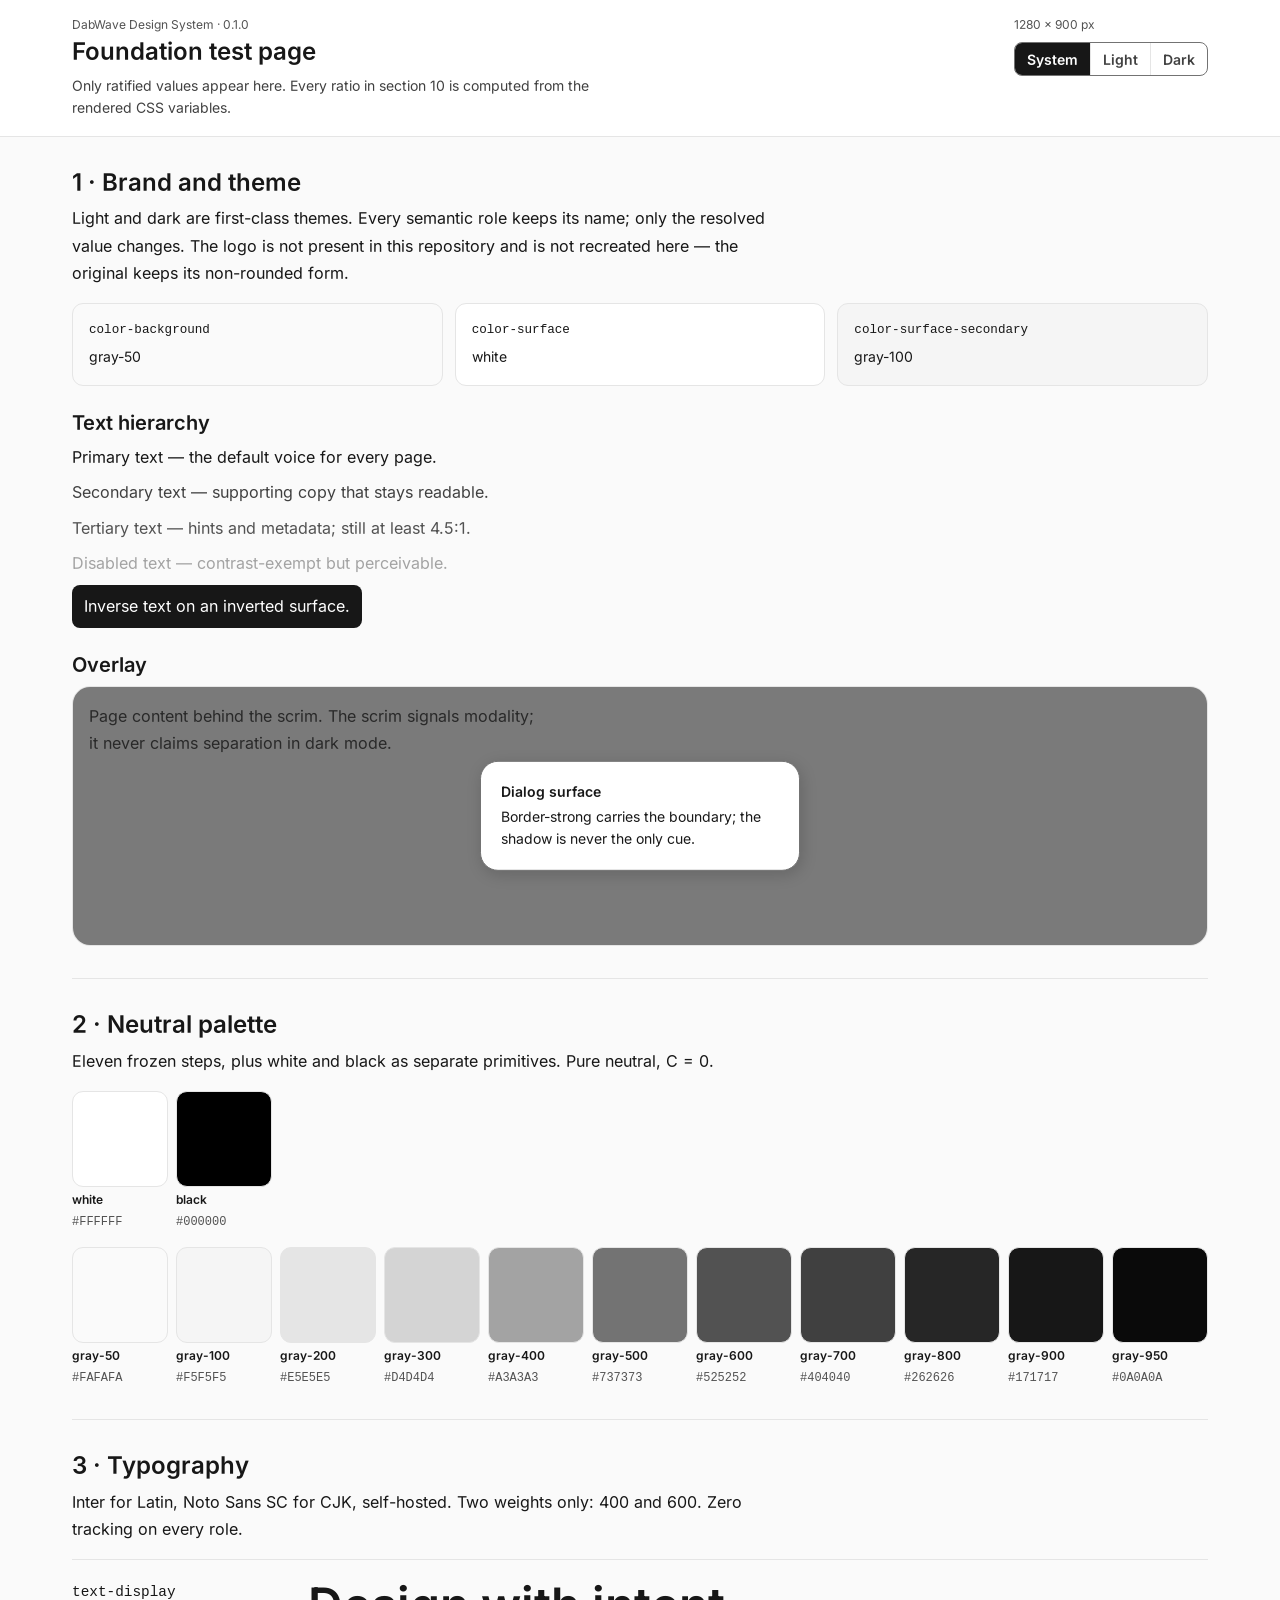
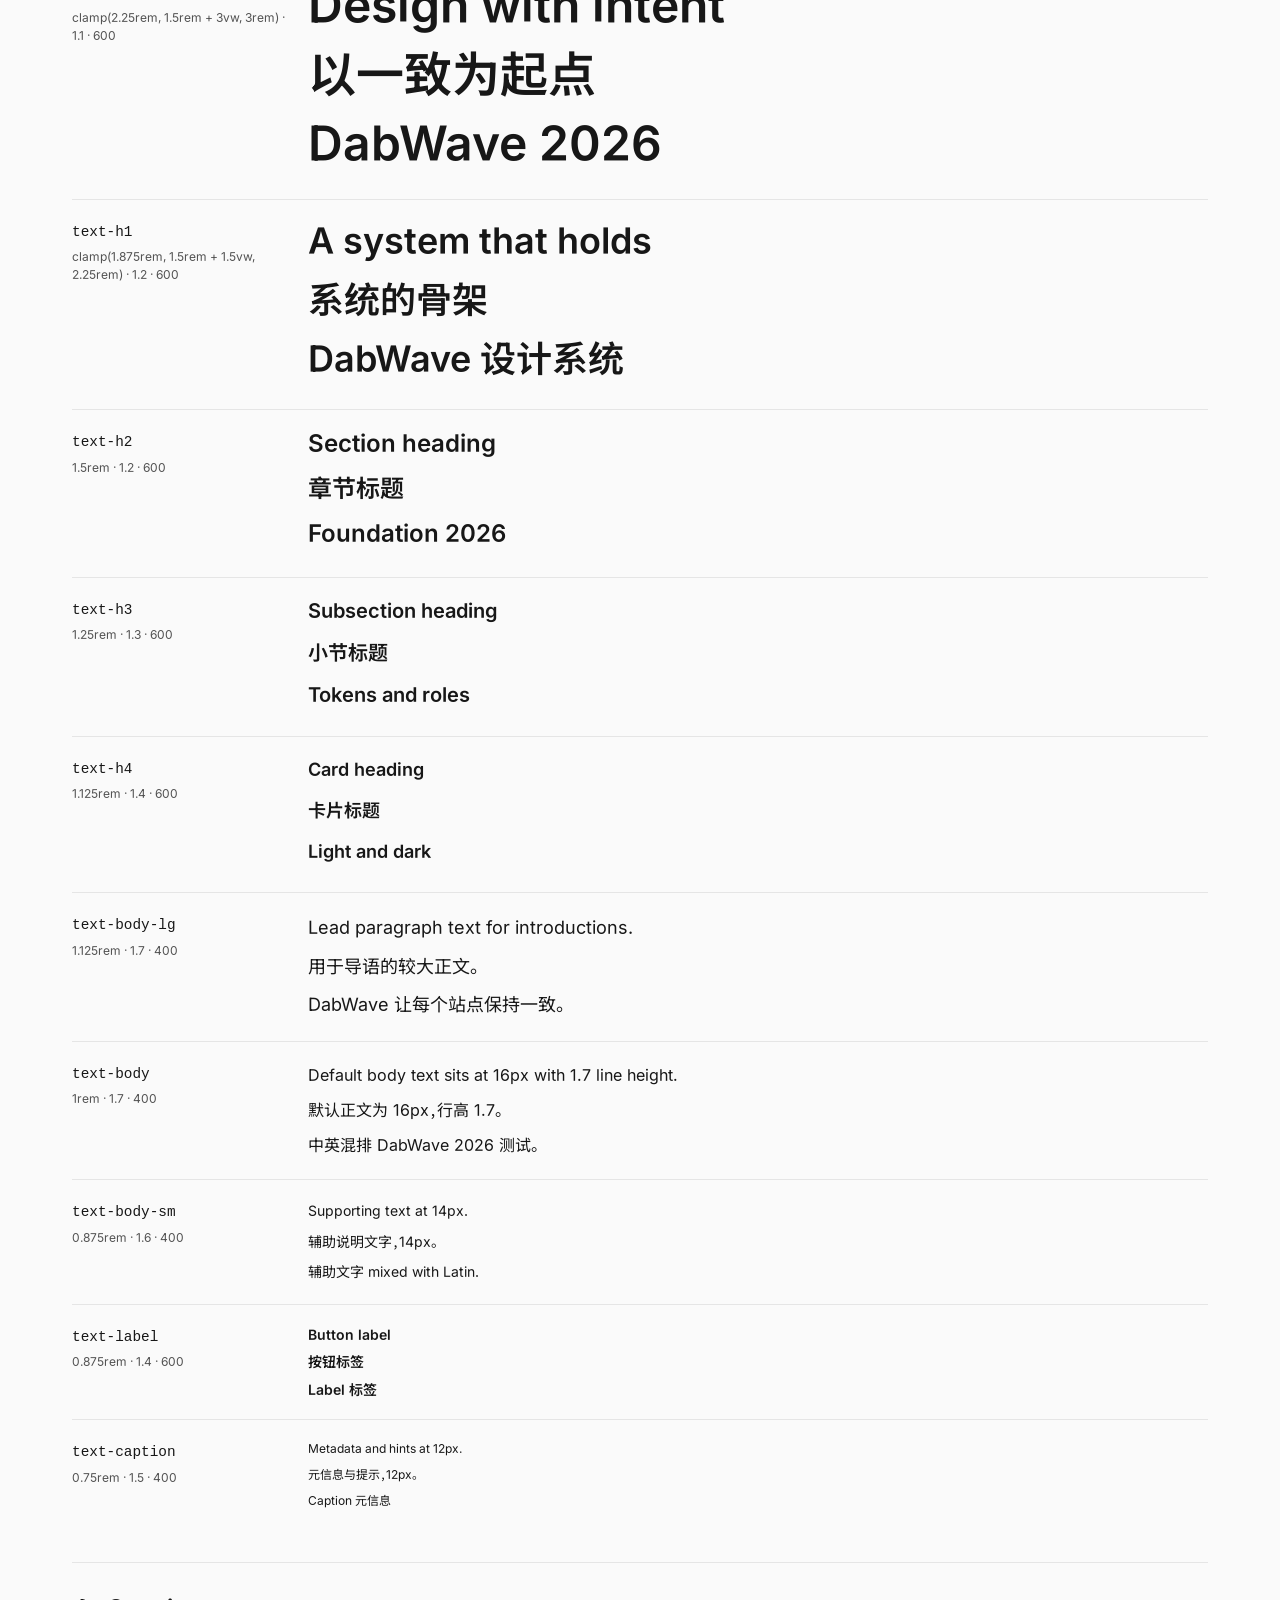
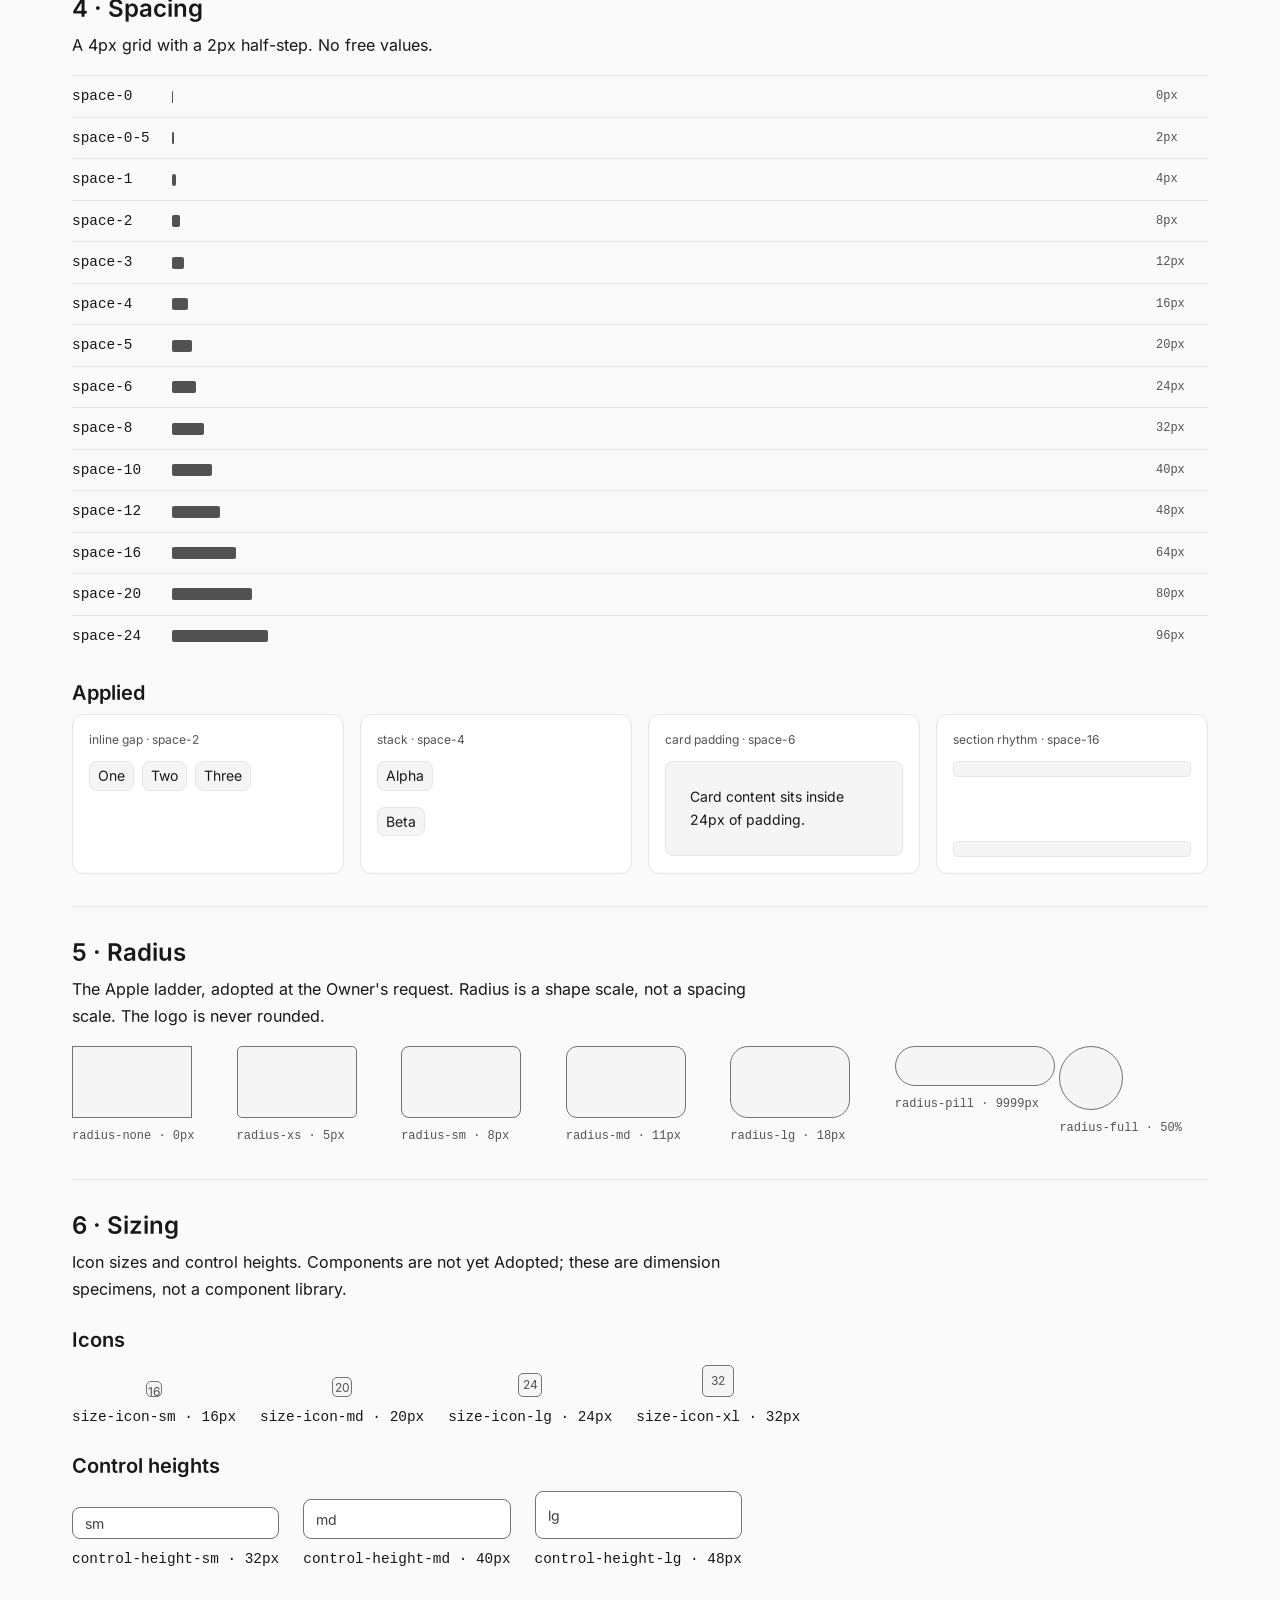
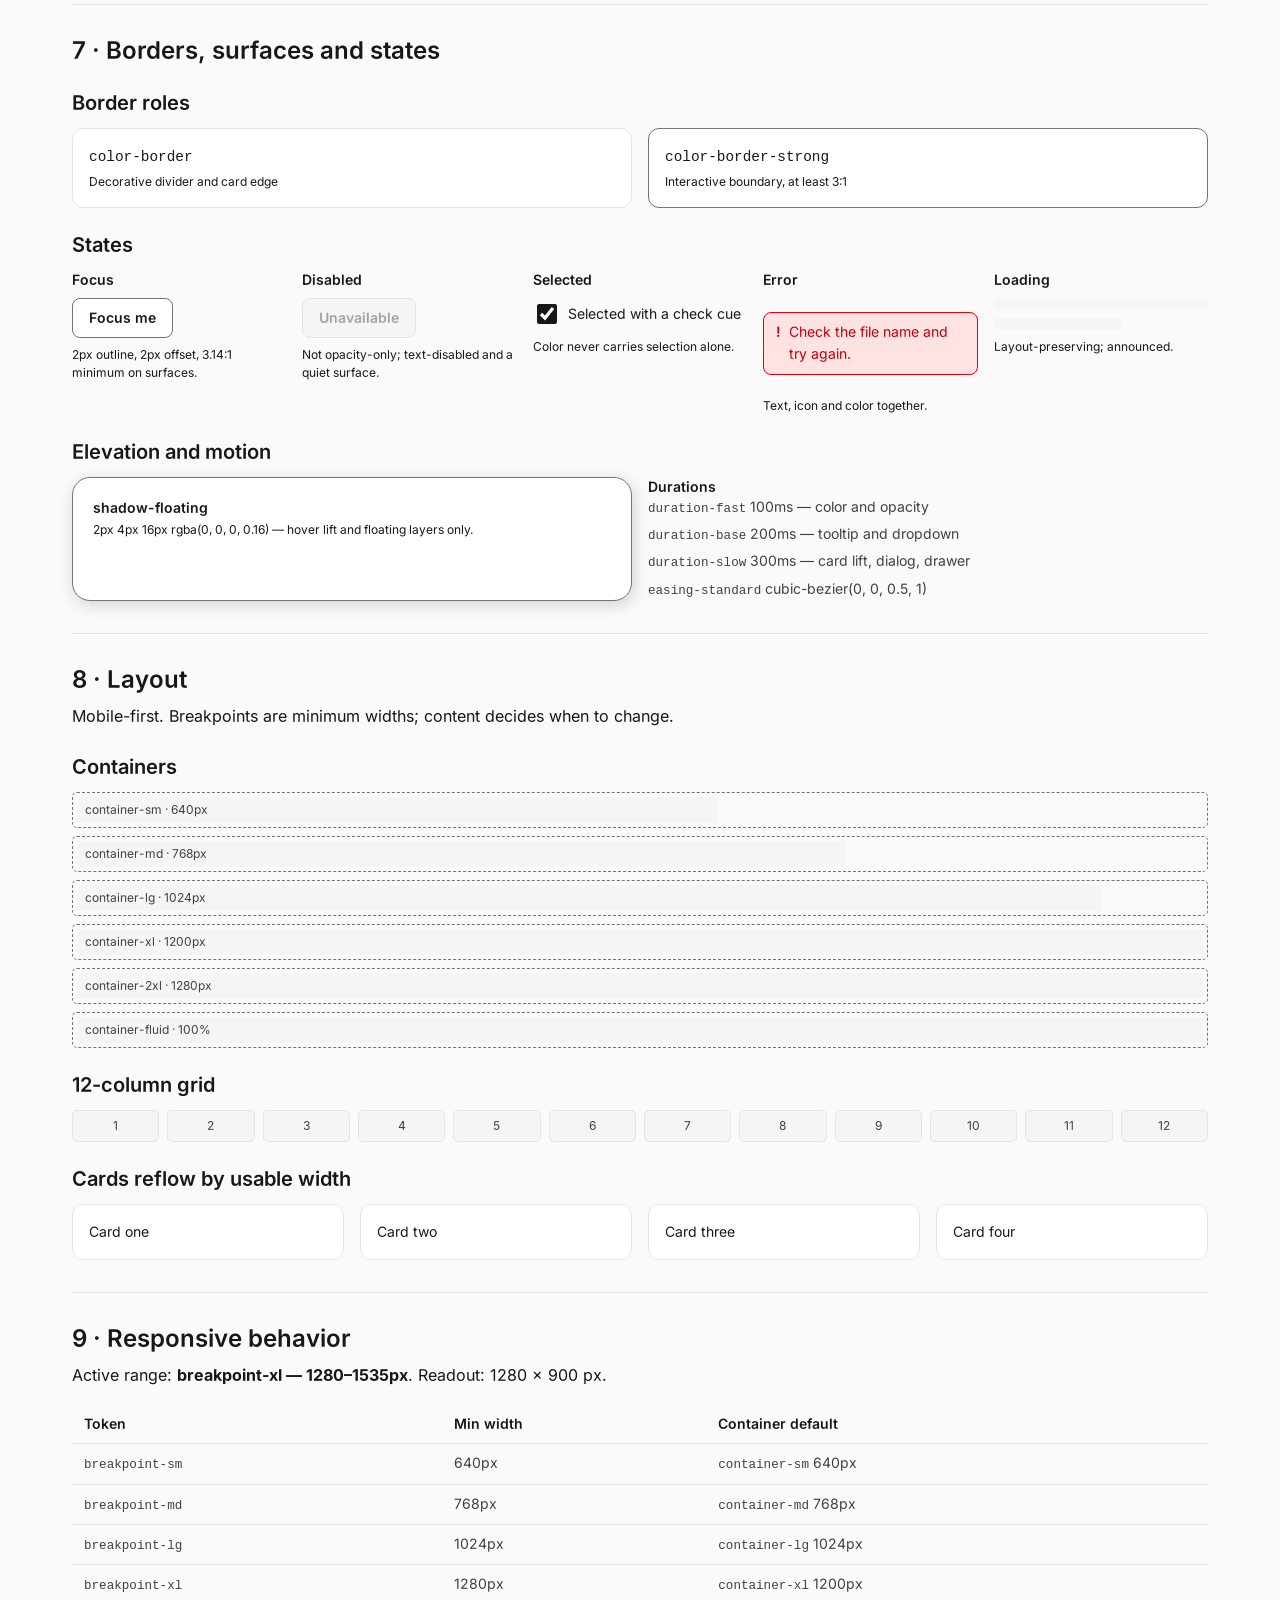
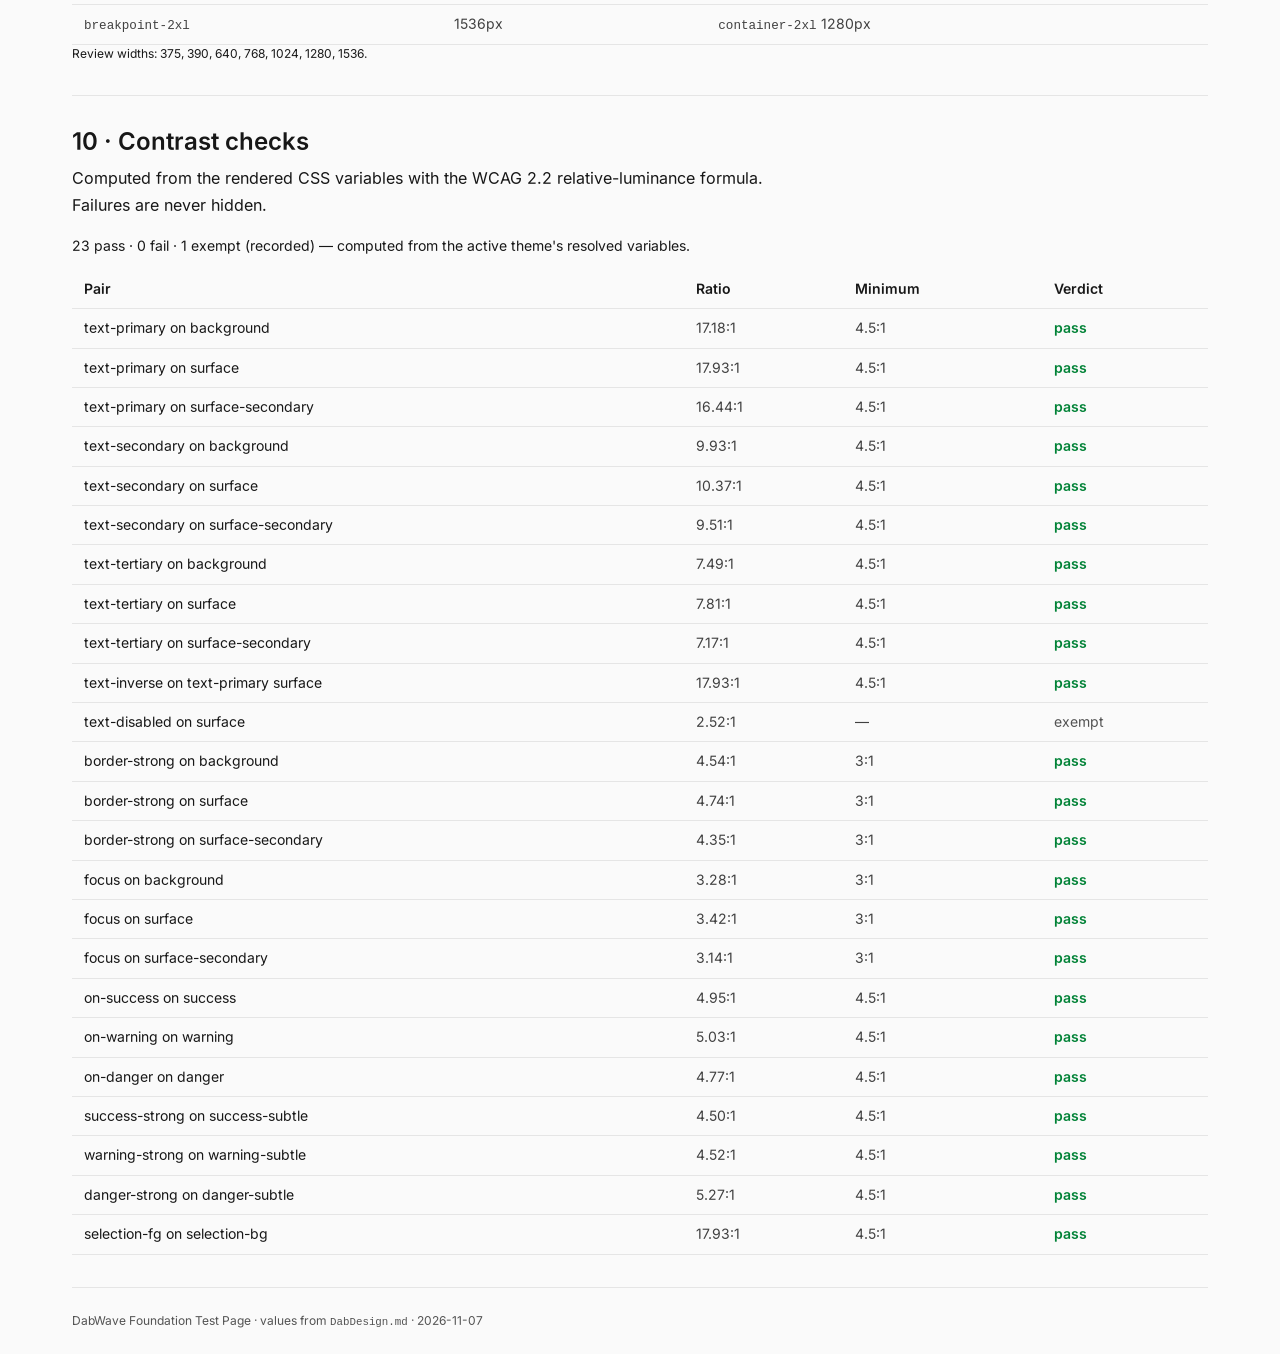
<file: foundation/index.html>
<!doctype html>
<html lang="en" data-theme="light">
<head>
<meta charset="utf-8">
<meta name="viewport" content="width=device-width, initial-scale=1">
<title>DabWave Foundation Test Page</title>
<link rel="preload" href="./fonts/inter/InterVariable.woff2" as="font" type="font/woff2" crossorigin>
<link rel="stylesheet" href="./foundation.css">
<script src="./foundation.js" defer></script>
</head>
<body>
<a class="skip-link" href="#main">Skip to content</a>

<header class="masthead">
  <div class="wrap masthead__inner">
    <div>
      <p class="text-caption masthead__eyebrow">DabWave Design System · 0.1.0</p>
      <h1 class="text-h2">Foundation test page</h1>
      <p class="text-body-sm masthead__sub">Only ratified values appear here. Every ratio in section 10 is computed from the rendered CSS variables.</p>
    </div>
    <div class="masthead__tools">
      <output id="viewport-readout" class="text-caption" aria-live="polite">measuring…</output>
      <div class="segmented" role="group" aria-label="Theme">
        <button type="button" class="segmented__btn" data-theme-value="system" aria-pressed="true">System</button>
        <button type="button" class="segmented__btn" data-theme-value="light" aria-pressed="false">Light</button>
        <button type="button" class="segmented__btn" data-theme-value="dark" aria-pressed="false">Dark</button>
      </div>
    </div>
  </div>
</header>

<main id="main" class="wrap">

  <section id="theme" class="section" aria-labelledby="theme-title">
    <h2 id="theme-title" class="text-h2">1 · Brand and theme</h2>
    <p class="text-body">Light and dark are first-class themes. Every semantic role keeps its name; only the resolved value changes. The logo is not present in this repository and is not recreated here — the original keeps its non-rounded form.</p>

    <div class="surface-row">
      <div class="surface-chip surface-chip--bg"><code>color-background</code><span data-role-primitive="background">gray-50</span></div>
      <div class="surface-chip surface-chip--surface"><code>color-surface</code><span data-role-primitive="surface">white</span></div>
      <div class="surface-chip surface-chip--secondary"><code>color-surface-secondary</code><span data-role-primitive="surface-secondary">gray-100</span></div>
    </div>

    <h3 class="text-h3">Text hierarchy</h3>
    <div class="text-stack">
      <p class="text-body">Primary text — the default voice for every page.</p>
      <p class="text-body text-secondary">Secondary text — supporting copy that stays readable.</p>
      <p class="text-body text-tertiary">Tertiary text — hints and metadata; still at least 4.5:1.</p>
      <p class="text-body text-disabled">Disabled text — contrast-exempt but perceivable.</p>
      <p class="text-body text-inverse inverse-sample">Inverse text on an inverted surface.</p>
    </div>

    <h3 class="text-h3">Overlay</h3>
    <div class="overlay-demo">
      <p class="text-body overlay-demo__page">Page content behind the scrim. The scrim signals modality; it never claims separation in dark mode.</p>
      <div class="overlay-demo__scrim" aria-hidden="true"></div>
      <div class="overlay-demo__dialog">
        <p class="text-label">Dialog surface</p>
        <p class="text-body-sm">Border-strong carries the boundary; the shadow is never the only cue.</p>
      </div>
    </div>
  </section>

  <section id="palette" class="section" aria-labelledby="palette-title">
    <h2 id="palette-title" class="text-h2">2 · Neutral palette</h2>
    <p class="text-body">Eleven frozen steps, plus white and black as separate primitives. Pure neutral, C = 0.</p>
    <div class="endpoint-row" id="endpoints"></div>
    <div class="swatch-grid" id="swatches"></div>
  </section>

  <section id="type" class="section" aria-labelledby="type-title">
    <h2 id="type-title" class="text-h2">3 · Typography</h2>
    <p class="text-body">Inter for Latin, Noto Sans SC for CJK, self-hosted. Two weights only: 400 and 600. Zero tracking on every role.</p>
    <div id="type-specimens"></div>
  </section>

  <section id="spacing" class="section" aria-labelledby="spacing-title">
    <h2 id="spacing-title" class="text-h2">4 · Spacing</h2>
    <p class="text-body">A 4px grid with a 2px half-step. No free values.</p>
    <div class="space-list" id="space-list"></div>

    <h3 class="text-h3">Applied</h3>
    <div class="applied-grid">
      <div class="applied applied--inline">
        <span class="applied__label text-caption">inline gap · space-2</span>
        <div class="inline-gap"><span class="chip">One</span><span class="chip">Two</span><span class="chip">Three</span></div>
      </div>
      <div class="applied applied--stack">
        <span class="applied__label text-caption">stack · space-4</span>
        <div class="stack-gap"><span class="chip">Alpha</span><span class="chip">Beta</span></div>
      </div>
      <div class="applied applied--card">
        <span class="applied__label text-caption">card padding · space-6</span>
        <div class="pad-card text-body-sm">Card content sits inside 24px of padding.</div>
      </div>
      <div class="applied applied--section">
        <span class="applied__label text-caption">section rhythm · space-16</span>
        <div class="rhythm-demo"><span></span><span></span></div>
      </div>
    </div>
  </section>

  <section id="radius" class="section" aria-labelledby="radius-title">
    <h2 id="radius-title" class="text-h2">5 · Radius</h2>
    <p class="text-body">The Apple ladder, adopted at the Owner's request. Radius is a shape scale, not a spacing scale. The logo is never rounded.</p>
    <div class="radius-grid" id="radius-grid"></div>
  </section>

  <section id="sizing" class="section" aria-labelledby="sizing-title">
    <h2 id="sizing-title" class="text-h2">6 · Sizing</h2>
    <p class="text-body">Icon sizes and control heights. Components are not yet Adopted; these are dimension specimens, not a component library.</p>
    <h3 class="text-h3">Icons</h3>
    <div class="icon-row" id="icon-row"></div>
    <h3 class="text-h3">Control heights</h3>
    <div class="control-row" id="control-row"></div>
  </section>

  <section id="surfaces" class="section" aria-labelledby="surfaces-title">
    <h2 id="surfaces-title" class="text-h2">7 · Borders, surfaces and states</h2>
    <h3 class="text-h3">Border roles</h3>
    <div class="border-grid">
      <div class="border-box border-box--decorative"><code>color-border</code><span class="text-caption">Decorative divider and card edge</span></div>
      <div class="border-box border-box--interactive"><code>color-border-strong</code><span class="text-caption">Interactive boundary, at least 3:1</span></div>
    </div>

    <h3 class="text-h3">States</h3>
    <div class="state-grid">
      <div class="state">
        <p class="text-label">Focus</p>
        <button type="button" class="demo-button">Focus me</button>
        <p class="text-caption">2px outline, 2px offset, 3.14:1 minimum on surfaces.</p>
      </div>
      <div class="state">
        <p class="text-label">Disabled</p>
        <button type="button" class="demo-button demo-button--disabled" disabled>Unavailable</button>
        <p class="text-caption">Not opacity-only; text-disabled and a quiet surface.</p>
      </div>
      <div class="state">
        <p class="text-label">Selected</p>
        <label class="select-demo"><input type="checkbox" checked> <span>Selected with a check cue</span></label>
        <p class="text-caption">Color never carries selection alone.</p>
      </div>
      <div class="state">
        <p class="text-label">Error</p>
        <p class="alert alert--danger"><span aria-hidden="true">!</span> Check the file name and try again.</p>
        <p class="text-caption">Text, icon and color together.</p>
      </div>
      <div class="state">
        <p class="text-label">Loading</p>
        <div class="skeleton" role="status" aria-label="Loading content"><span></span><span></span></div>
        <p class="text-caption">Layout-preserving; announced.</p>
      </div>
    </div>

    <h3 class="text-h3">Elevation and motion</h3>
    <div class="motion-grid">
      <div class="floating-demo">
        <p class="text-label">shadow-floating</p>
        <p class="text-caption">2px 4px 16px rgba(0, 0, 0, 0.16) — hover lift and floating layers only.</p>
      </div>
      <div>
        <p class="text-label">Durations</p>
        <ul class="token-list text-body-sm">
          <li><code>duration-fast</code> 100ms — color and opacity</li>
          <li><code>duration-base</code> 200ms — tooltip and dropdown</li>
          <li><code>duration-slow</code> 300ms — card lift, dialog, drawer</li>
          <li><code>easing-standard</code> cubic-bezier(0, 0, 0.5, 1)</li>
        </ul>
      </div>
    </div>
  </section>

  <section id="layout" class="section" aria-labelledby="layout-title">
    <h2 id="layout-title" class="text-h2">8 · Layout</h2>
    <p class="text-body">Mobile-first. Breakpoints are minimum widths; content decides when to change.</p>

    <h3 class="text-h3">Containers</h3>
    <div class="container-list" id="container-list"></div>

    <h3 class="text-h3">12-column grid</h3>
    <div class="grid12" aria-hidden="true">
      <span>1</span><span>2</span><span>3</span><span>4</span><span>5</span><span>6</span>
      <span>7</span><span>8</span><span>9</span><span>10</span><span>11</span><span>12</span>
    </div>

    <h3 class="text-h3">Cards reflow by usable width</h3>
    <div class="auto-grid">
      <div class="auto-card text-body-sm">Card one</div>
      <div class="auto-card text-body-sm">Card two</div>
      <div class="auto-card text-body-sm">Card three</div>
      <div class="auto-card text-body-sm">Card four</div>
    </div>
  </section>

  <section id="responsive" class="section" aria-labelledby="responsive-title">
    <h2 id="responsive-title" class="text-h2">9 · Responsive behavior</h2>
    <p class="text-body">Active range: <strong id="active-range">—</strong>. Readout: <span id="viewport-inline">—</span>.</p>
    <table class="data-table text-body-sm">
      <thead>
        <tr><th scope="col">Token</th><th scope="col">Min width</th><th scope="col">Container default</th></tr>
      </thead>
      <tbody>
        <tr><td><code>breakpoint-sm</code></td><td>640px</td><td><code>container-sm</code> 640px</td></tr>
        <tr><td><code>breakpoint-md</code></td><td>768px</td><td><code>container-md</code> 768px</td></tr>
        <tr><td><code>breakpoint-lg</code></td><td>1024px</td><td><code>container-lg</code> 1024px</td></tr>
        <tr><td><code>breakpoint-xl</code></td><td>1280px</td><td><code>container-xl</code> 1200px</td></tr>
        <tr><td><code>breakpoint-2xl</code></td><td>1536px</td><td><code>container-2xl</code> 1280px</td></tr>
      </tbody>
    </table>
    <p class="text-caption">Review widths: 375, 390, 640, 768, 1024, 1280, 1536.</p>
  </section>

  <section id="contrast" class="section" aria-labelledby="contrast-title">
    <h2 id="contrast-title" class="text-h2">10 · Contrast checks</h2>
    <p class="text-body">Computed from the rendered CSS variables with the WCAG 2.2 relative-luminance formula. Failures are never hidden.</p>
    <p class="text-body-sm" id="contrast-summary" aria-live="polite">Calculating…</p>
    <div class="table-scroll">
      <table class="data-table data-table--contrast text-body-sm">
        <thead>
          <tr><th scope="col">Pair</th><th scope="col">Ratio</th><th scope="col">Minimum</th><th scope="col">Verdict</th></tr>
        </thead>
        <tbody id="contrast-body"></tbody>
      </table>
    </div>
  </section>
</main>

<footer class="site-footer">
  <div class="wrap">
    <p class="text-caption">DabWave Foundation Test Page · values from <code>DabDesign.md</code> · <span id="build-date">2026-11-07</span></p>
  </div>
</footer>
</body>
</html>
</file>
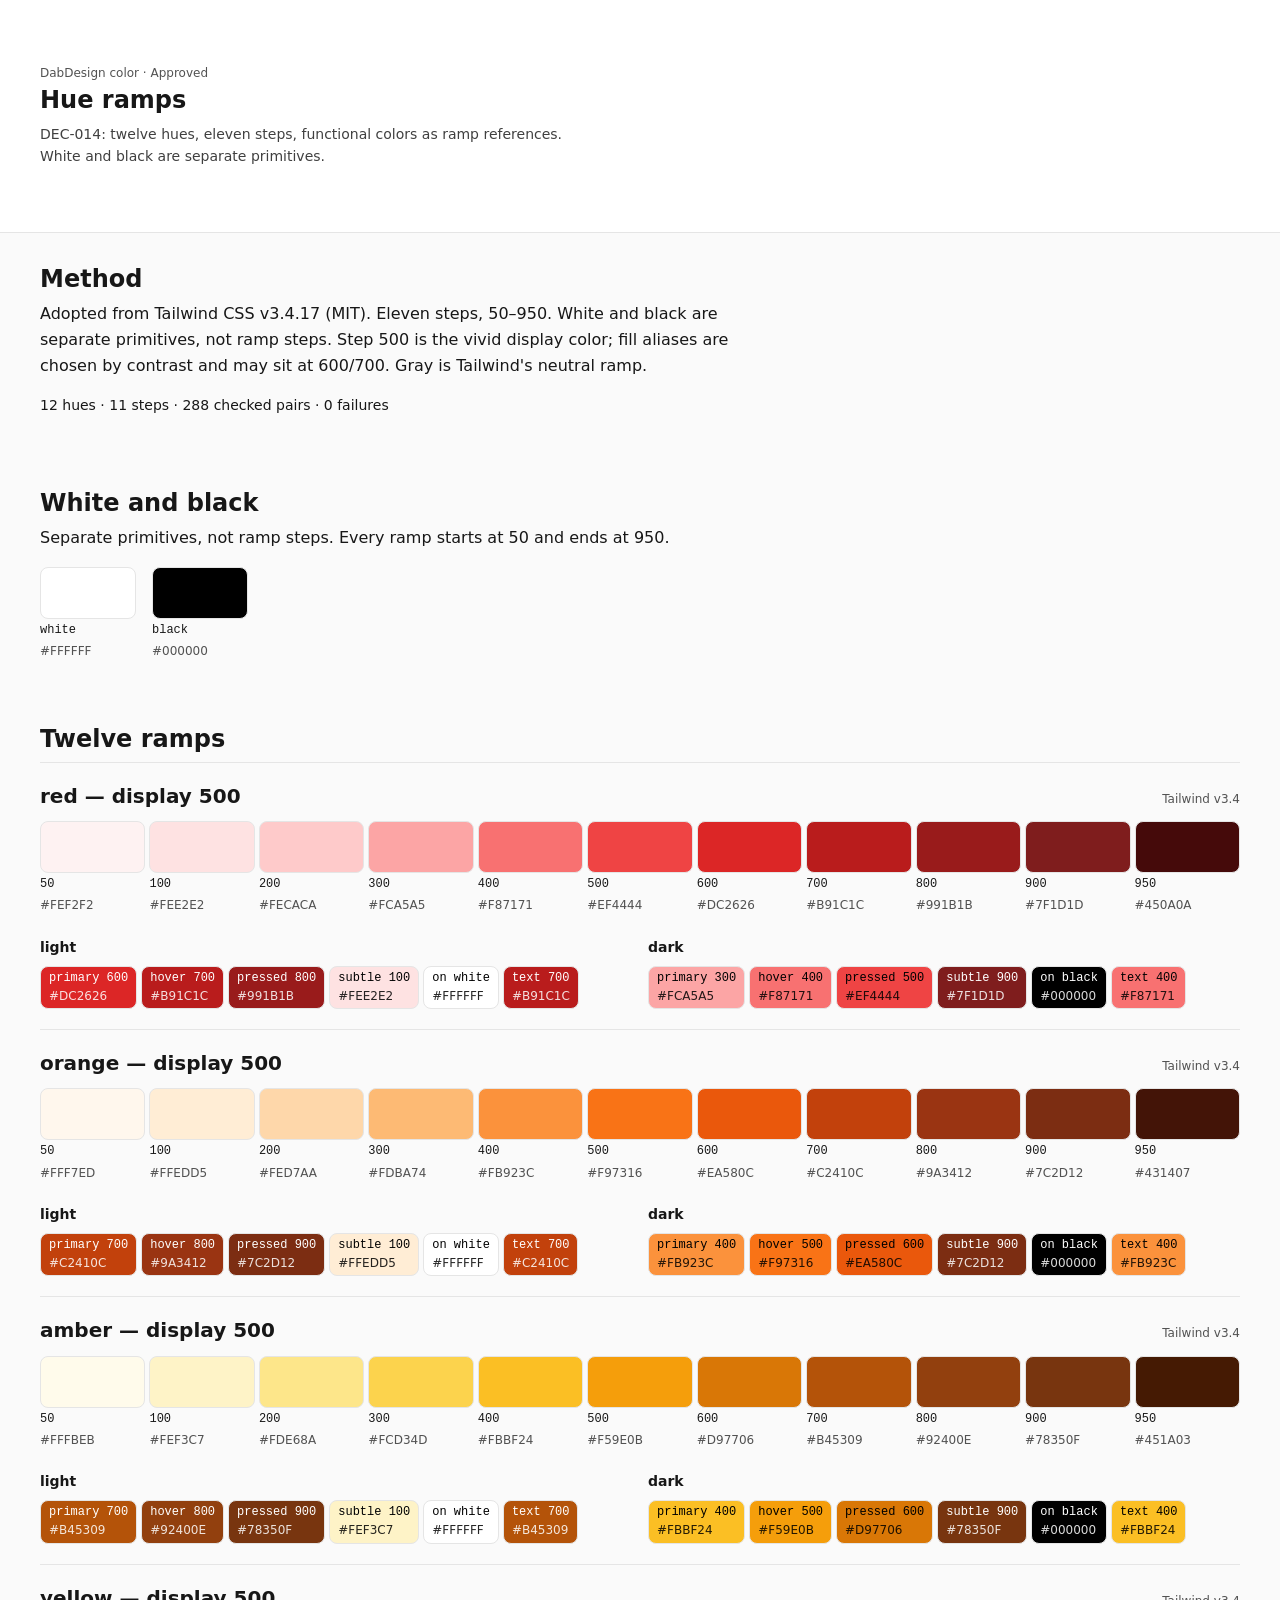
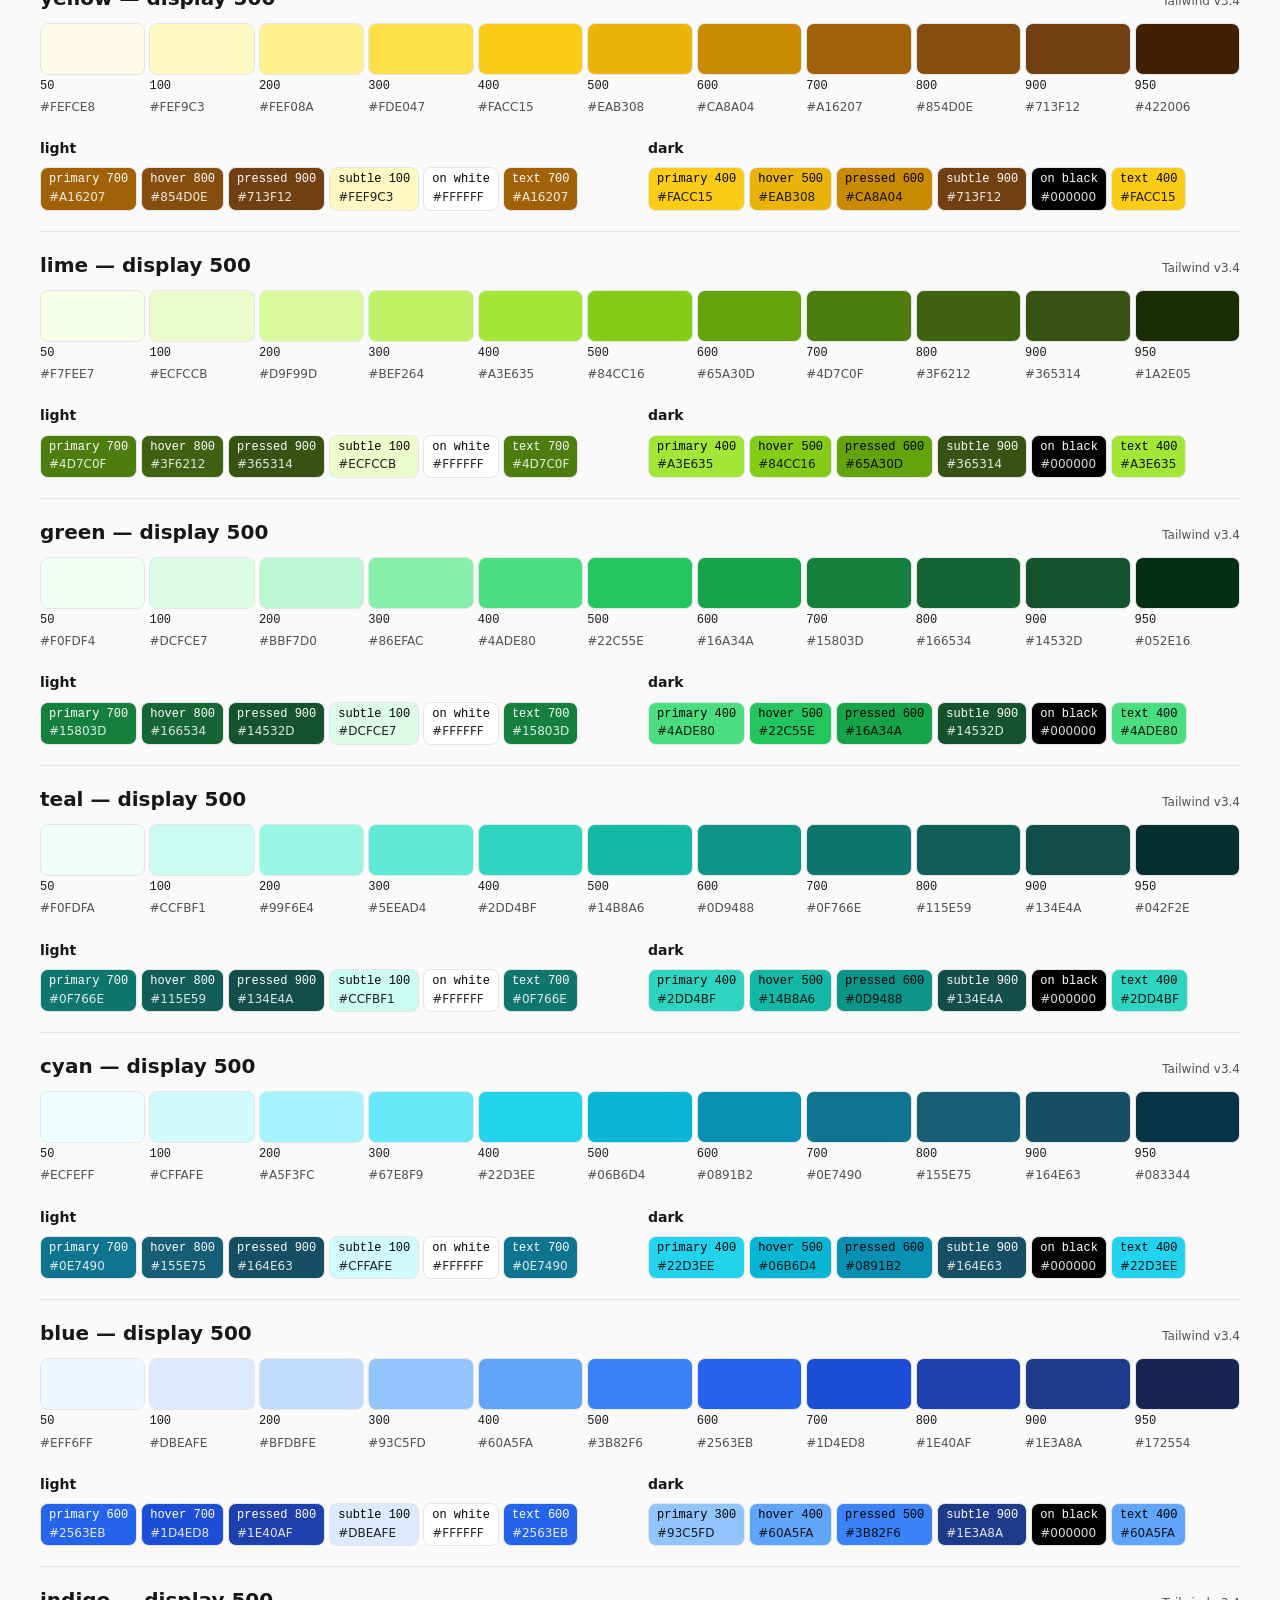
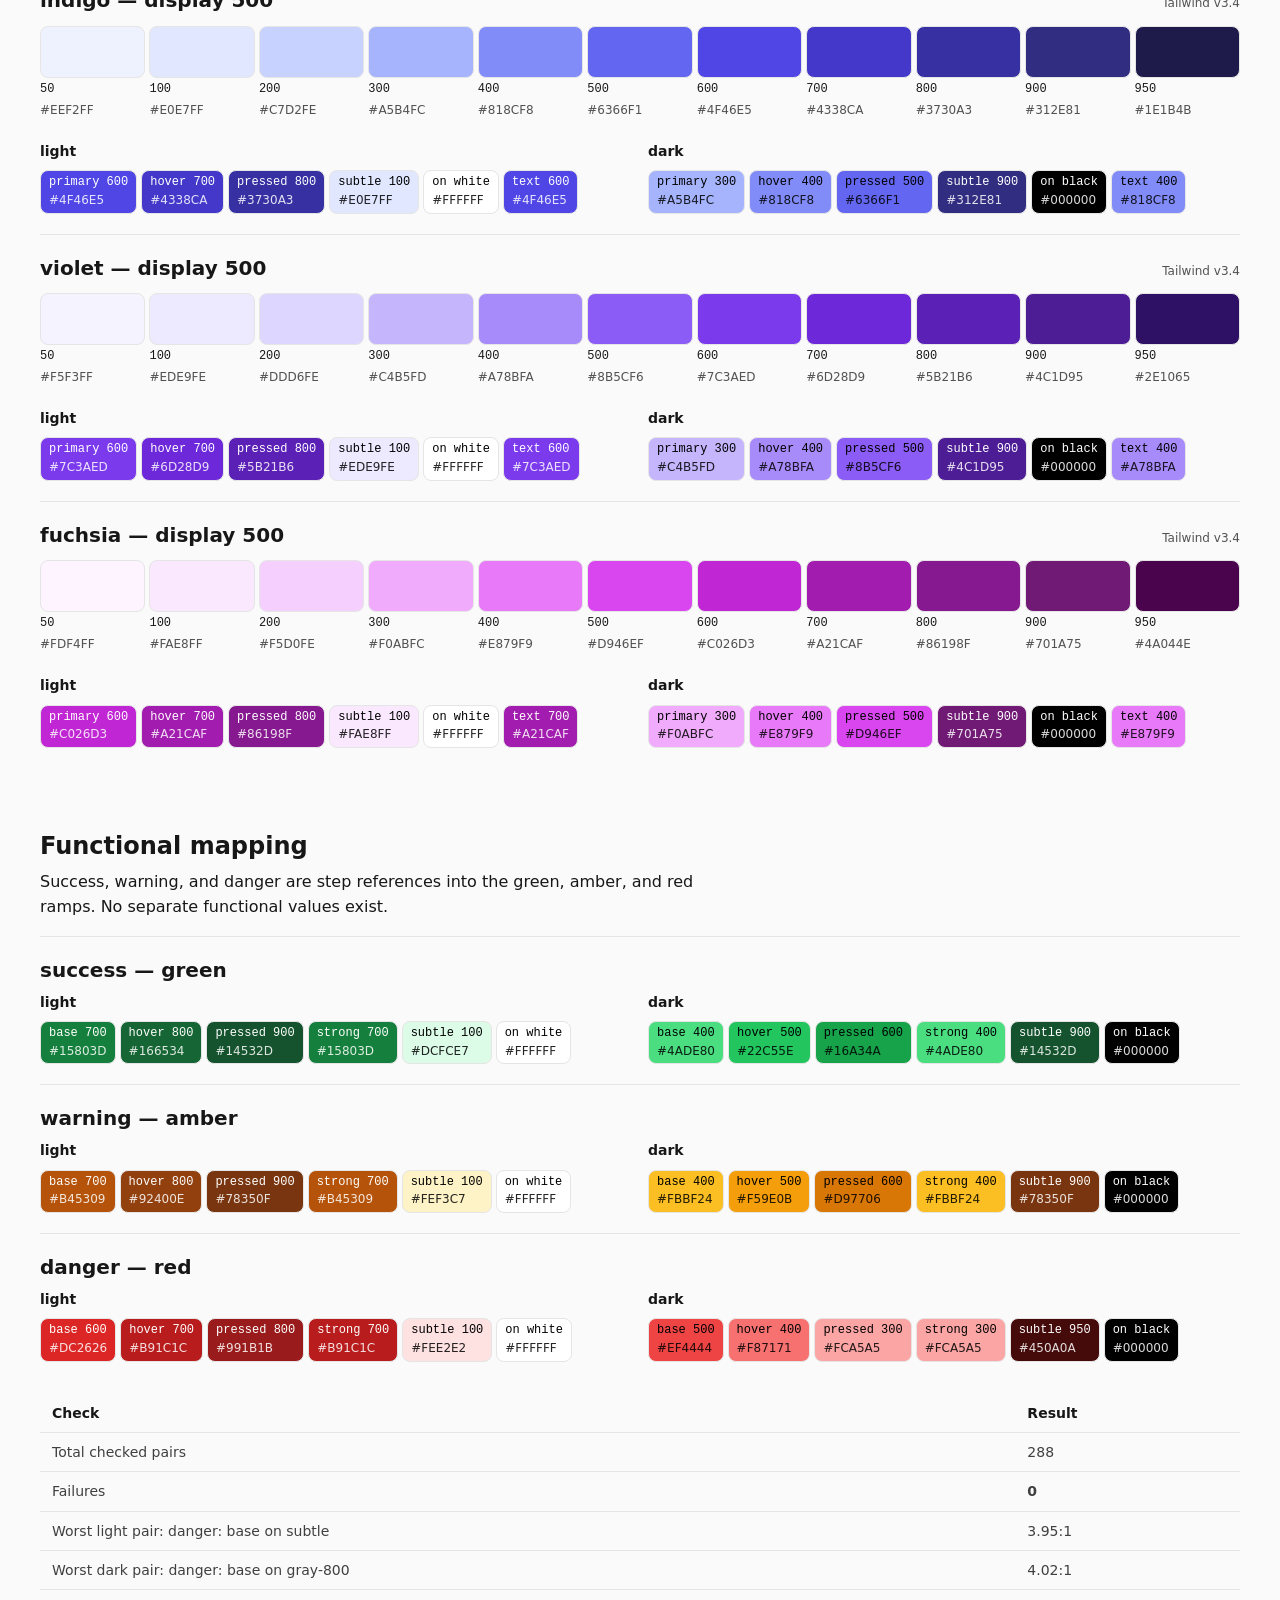
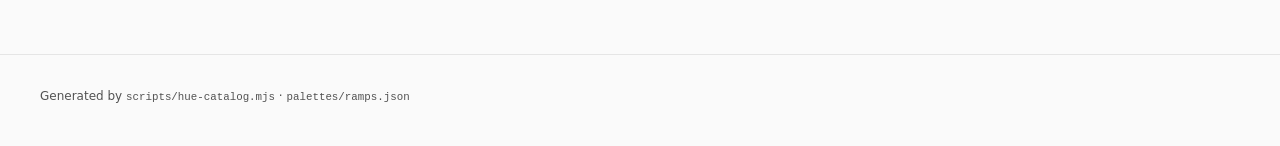
<file: palettes/preview.html>
<!doctype html>
<html lang="en">
<head>
<meta charset="utf-8">
<meta name="viewport" content="width=device-width, initial-scale=1">
<title>DabDesign hue ramps — Catalog</title>
<link rel="stylesheet" href="./preview.css">
<script src="./preview.js" defer></script>
</head>
<body>
<header class="masthead">
  <div class="wrap masthead__inner">
    <div>
      <p class="type-caption masthead__eyebrow">DabDesign color · Approved</p>
      <h1 class="type-h2">Hue ramps</h1>
      <p class="type-body-sm masthead__sub">DEC-014: twelve hues, eleven steps, functional colors as ramp references. White and black are separate primitives.</p>
    </div>
  </div>
</header>

<main class="wrap">
  <section class="section">
    <h2 class="type-h2">Method</h2>
    <p class="type-body">Adopted from Tailwind CSS v3.4.17 (MIT). Eleven steps, 50–950. White and black are separate primitives, not ramp steps. Step 500 is the vivid display color; fill aliases are chosen by contrast and may sit at 600/700. Gray is Tailwind's neutral ramp.</p>
    <p class="type-body-sm" id="summary">Loading catalog…</p>
  </section>

  <section class="section">
    <h2 class="type-h2">White and black</h2>
    <p class="type-body">Separate primitives, not ramp steps. Every ramp starts at 50 and ends at 950.</p>
    <div class="endpoint-row">
      <div class="swatch-cell"><div class="swatch" style="background:#FFFFFF"></div><code>white</code><span>#FFFFFF</span></div>
      <div class="swatch-cell"><div class="swatch" style="background:#000000"></div><code>black</code><span>#000000</span></div>
    </div>
  </section>

  <section class="section">
    <h2 class="type-h2">Twelve ramps</h2>
    <div id="ramps"></div>
  </section>

  <section class="section">
    <h2 class="type-h2">Functional mapping</h2>
    <p class="type-body">Success, warning, and danger are step references into the green, amber, and red ramps. No separate functional values exist.</p>
    <div id="functional"></div>
    <div class="table-scroll">
      <table class="data-table type-body-sm">
        <thead><tr><th scope="col">Check</th><th scope="col">Result</th></tr></thead>
        <tbody id="check-summary"></tbody>
      </table>
    </div>
  </section>
</main>

<footer class="site-footer">
  <div class="wrap"><p class="type-caption">Generated by <code>scripts/hue-catalog.mjs</code> · <code>palettes/ramps.json</code></p></div>
</footer>
</body>
</html>
</file>
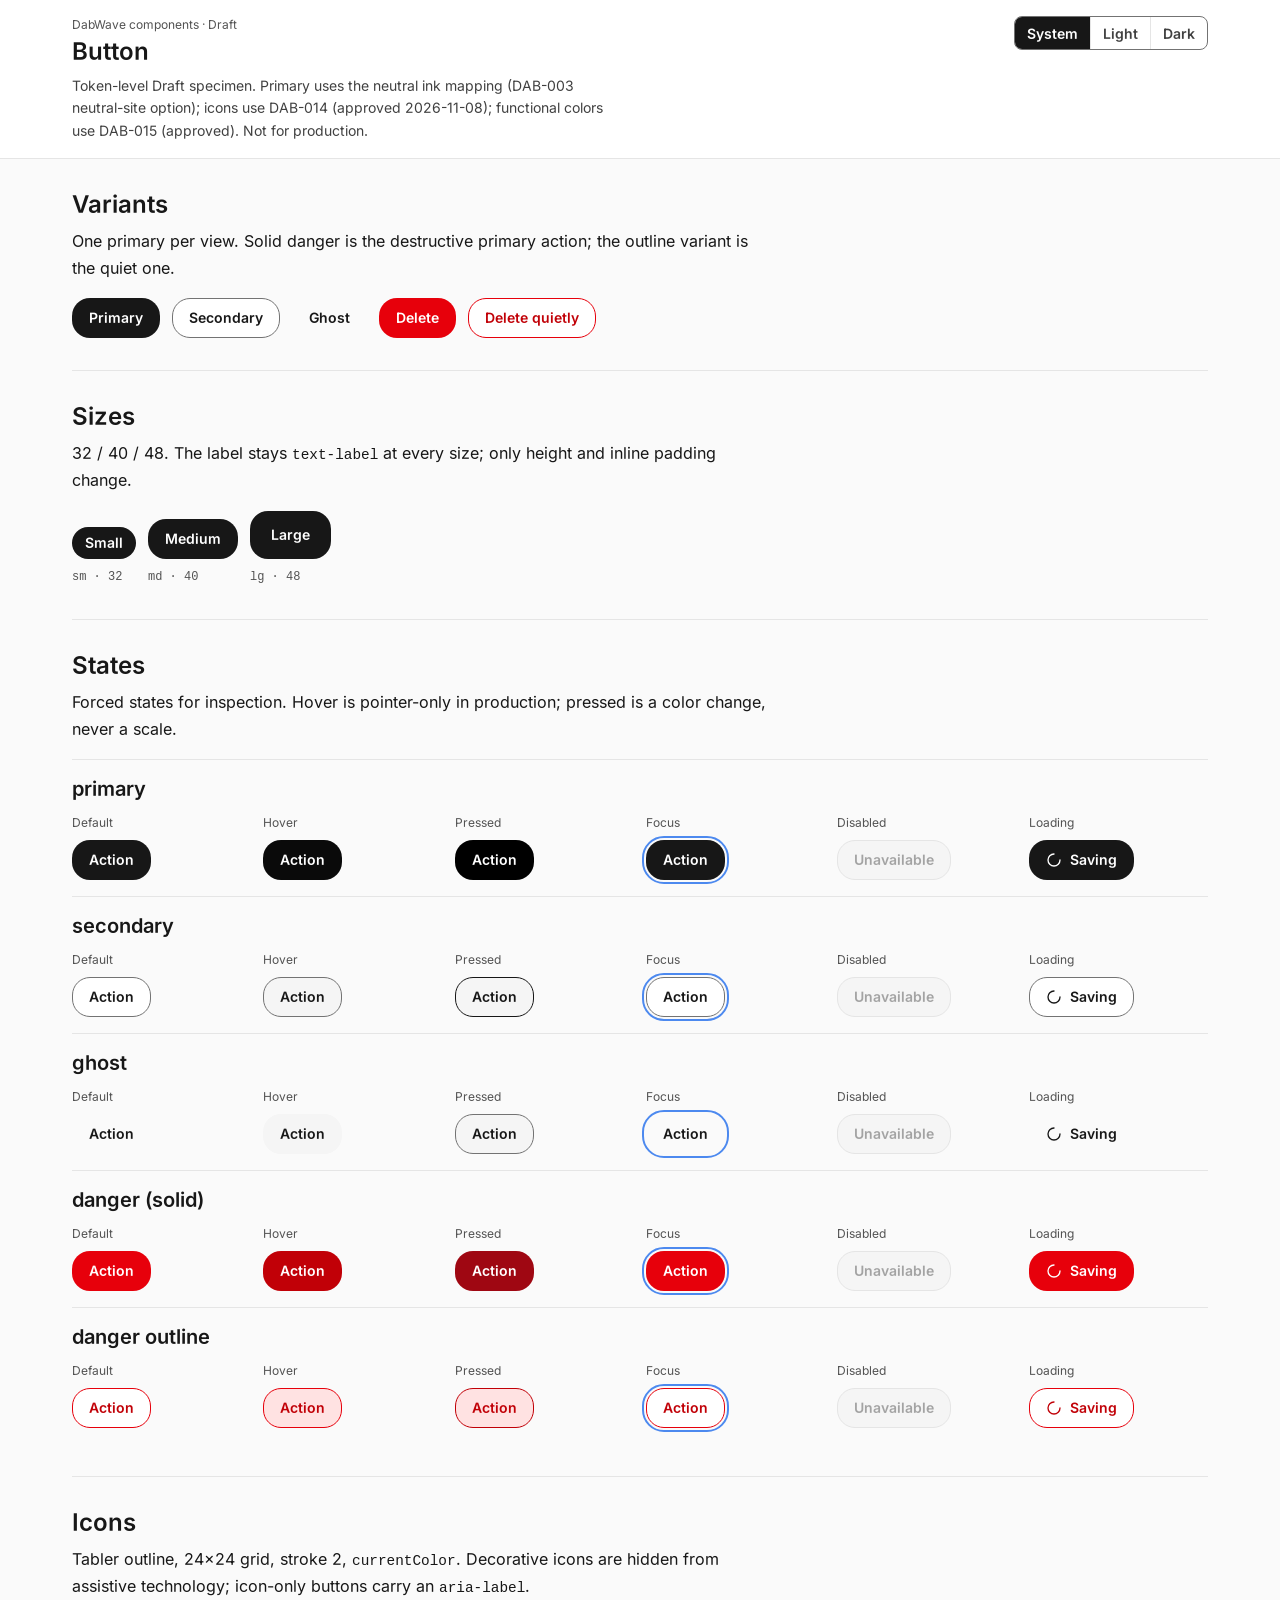
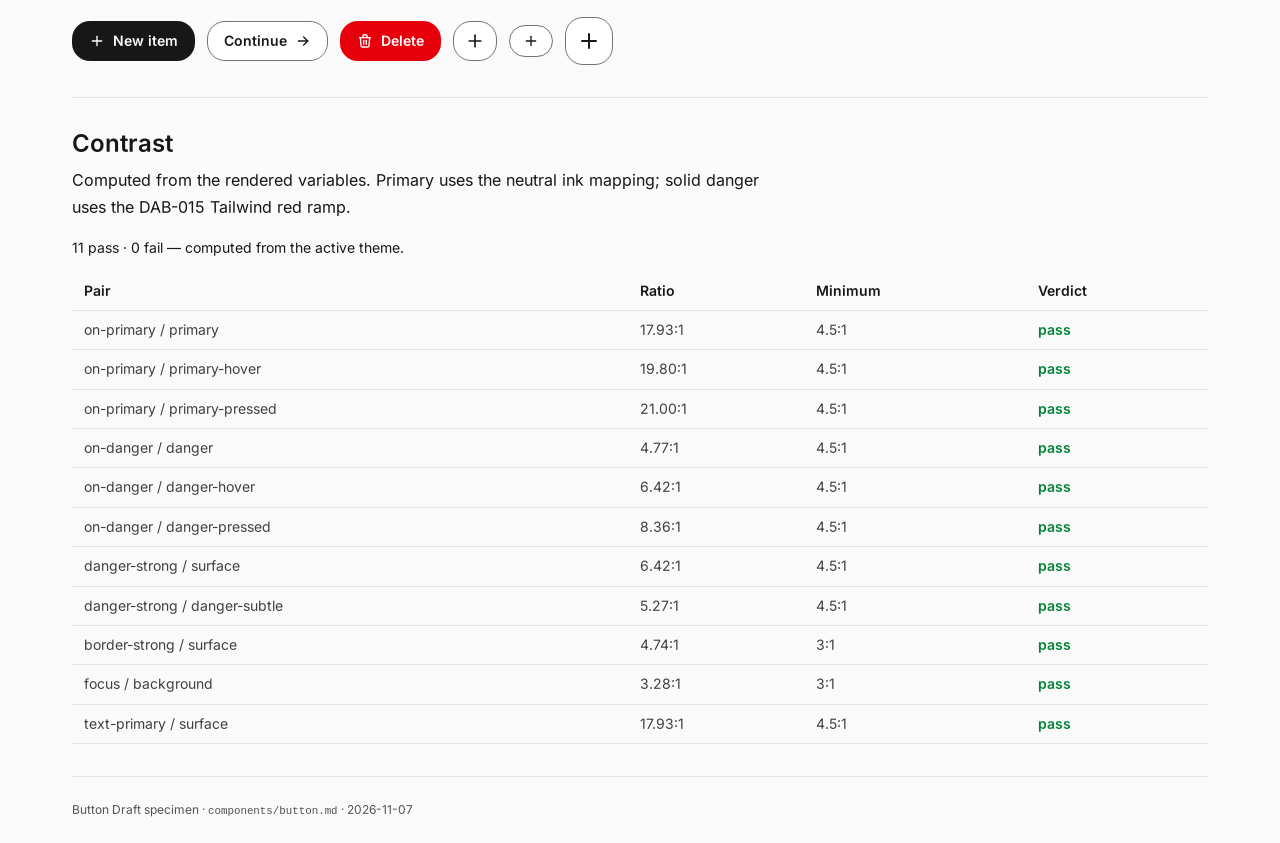
<file: components/preview/button.html>
<!doctype html>
<html lang="en" data-theme="light">
<head>
<meta charset="utf-8">
<meta name="viewport" content="width=device-width, initial-scale=1">
<title>Button — Draft specimen</title>
<link rel="stylesheet" href="../../foundation/foundation.css">
<link rel="stylesheet" href="./button-preview.css">
<script src="./button-preview.js" defer></script>
</head>
<body>
<header class="masthead">
  <div class="wrap masthead__inner">
    <div>
      <p class="text-caption masthead__eyebrow">DabWave components · Draft</p>
      <h1 class="text-h2">Button</h1>
      <p class="text-body-sm masthead__sub">Token-level Draft specimen. Primary uses the neutral ink mapping (DAB-003 neutral-site option); icons use DAB-014 (approved 2026-11-08); functional colors use DAB-015 (approved). Not for production.</p>
    </div>
    <div class="masthead__tools">
      <div class="segmented" role="group" aria-label="Theme">
        <button type="button" class="segmented__btn" data-theme-value="system" aria-pressed="true">System</button>
        <button type="button" class="segmented__btn" data-theme-value="light" aria-pressed="false">Light</button>
        <button type="button" class="segmented__btn" data-theme-value="dark" aria-pressed="false">Dark</button>
      </div>
    </div>
  </div>
</header>

<main class="wrap">
  <section class="section">
    <h2 class="text-h2">Variants</h2>
    <p class="text-body">One primary per view. Solid danger is the destructive primary action; the outline variant is the quiet one.</p>
    <div class="button-row">
      <button type="button" class="btn btn--md btn--primary">Primary</button>
      <button type="button" class="btn btn--md btn--secondary">Secondary</button>
      <button type="button" class="btn btn--md btn--ghost">Ghost</button>
      <button type="button" class="btn btn--md btn--danger">Delete</button>
      <button type="button" class="btn btn--md btn--danger-outline">Delete quietly</button>
    </div>
  </section>

  <section class="section">
    <h2 class="text-h2">Sizes</h2>
    <p class="text-body">32 / 40 / 48. The label stays <code>text-label</code> at every size; only height and inline padding change.</p>
    <div class="button-row button-row--baseline">
      <div class="size-cell"><button type="button" class="btn btn--sm btn--primary">Small</button><code>sm · 32</code></div>
      <div class="size-cell"><button type="button" class="btn btn--md btn--primary">Medium</button><code>md · 40</code></div>
      <div class="size-cell"><button type="button" class="btn btn--lg btn--primary">Large</button><code>lg · 48</code></div>
    </div>
  </section>

  <section class="section">
    <h2 class="text-h2">States</h2>
    <p class="text-body">Forced states for inspection. Hover is pointer-only in production; pressed is a color change, never a scale.</p>
    <div id="state-matrix"></div>
  </section>

  <section class="section">
    <h2 class="text-h2">Icons</h2>
    <p class="text-body">Tabler outline, 24×24 grid, stroke 2, <code>currentColor</code>. Decorative icons are hidden from assistive technology; icon-only buttons carry an <code>aria-label</code>.</p>
    <div class="button-row">
      <button type="button" class="btn btn--md btn--primary">
        <svg class="icon" viewBox="0 0 24 24" fill="none" stroke="currentColor" stroke-width="2" stroke-linecap="round" stroke-linejoin="round" aria-hidden="true"><path d="M12 5l0 14"/><path d="M5 12l14 0"/></svg>
        New item
      </button>
      <button type="button" class="btn btn--md btn--secondary">
        Continue
        <svg class="icon" viewBox="0 0 24 24" fill="none" stroke="currentColor" stroke-width="2" stroke-linecap="round" stroke-linejoin="round" aria-hidden="true"><path d="M5 12l14 0"/><path d="M13 18l6 -6"/><path d="M13 6l6 6"/></svg>
      </button>
      <button type="button" class="btn btn--md btn--danger">
        <svg class="icon" viewBox="0 0 24 24" fill="none" stroke="currentColor" stroke-width="2" stroke-linecap="round" stroke-linejoin="round" aria-hidden="true"><path d="M4 7l16 0"/><path d="M10 11l0 6"/><path d="M14 11l0 6"/><path d="M5 7l1 12a2 2 0 0 0 2 2h8a2 2 0 0 0 2 -2l1 -12"/><path d="M9 7v-3a1 1 0 0 1 1 -1h4a1 1 0 0 1 1 1v3"/></svg>
        Delete
      </button>
      <button type="button" class="btn btn--md btn--secondary btn--icon" aria-label="Add item">
        <svg class="icon" viewBox="0 0 24 24" fill="none" stroke="currentColor" stroke-width="2" stroke-linecap="round" stroke-linejoin="round" aria-hidden="true"><path d="M12 5l0 14"/><path d="M5 12l14 0"/></svg>
      </button>
      <button type="button" class="btn btn--sm btn--secondary btn--icon" aria-label="Add item, small">
        <svg class="icon" viewBox="0 0 24 24" fill="none" stroke="currentColor" stroke-width="2" stroke-linecap="round" stroke-linejoin="round" aria-hidden="true"><path d="M12 5l0 14"/><path d="M5 12l14 0"/></svg>
      </button>
      <button type="button" class="btn btn--lg btn--secondary btn--icon" aria-label="Add item, large">
        <svg class="icon" viewBox="0 0 24 24" fill="none" stroke="currentColor" stroke-width="2" stroke-linecap="round" stroke-linejoin="round" aria-hidden="true"><path d="M12 5l0 14"/><path d="M5 12l14 0"/></svg>
      </button>
    </div>
  </section>

  <section class="section">
    <h2 class="text-h2">Contrast</h2>
    <p class="text-body">Computed from the rendered variables. Primary uses the neutral ink mapping; solid danger uses the DAB-015 Tailwind red ramp.</p>
    <p class="text-body-sm" id="contrast-summary" aria-live="polite">Calculating…</p>
    <div class="table-scroll">
      <table class="data-table text-body-sm">
        <thead><tr><th scope="col">Pair</th><th scope="col">Ratio</th><th scope="col">Minimum</th><th scope="col">Verdict</th></tr></thead>
        <tbody id="contrast-body"></tbody>
      </table>
    </div>
  </section>
</main>

<footer class="site-footer">
  <div class="wrap"><p class="text-caption">Button Draft specimen · <code>components/button.md</code> · 2026-11-07</p></div>
</footer>
</body>
</html>
</file>
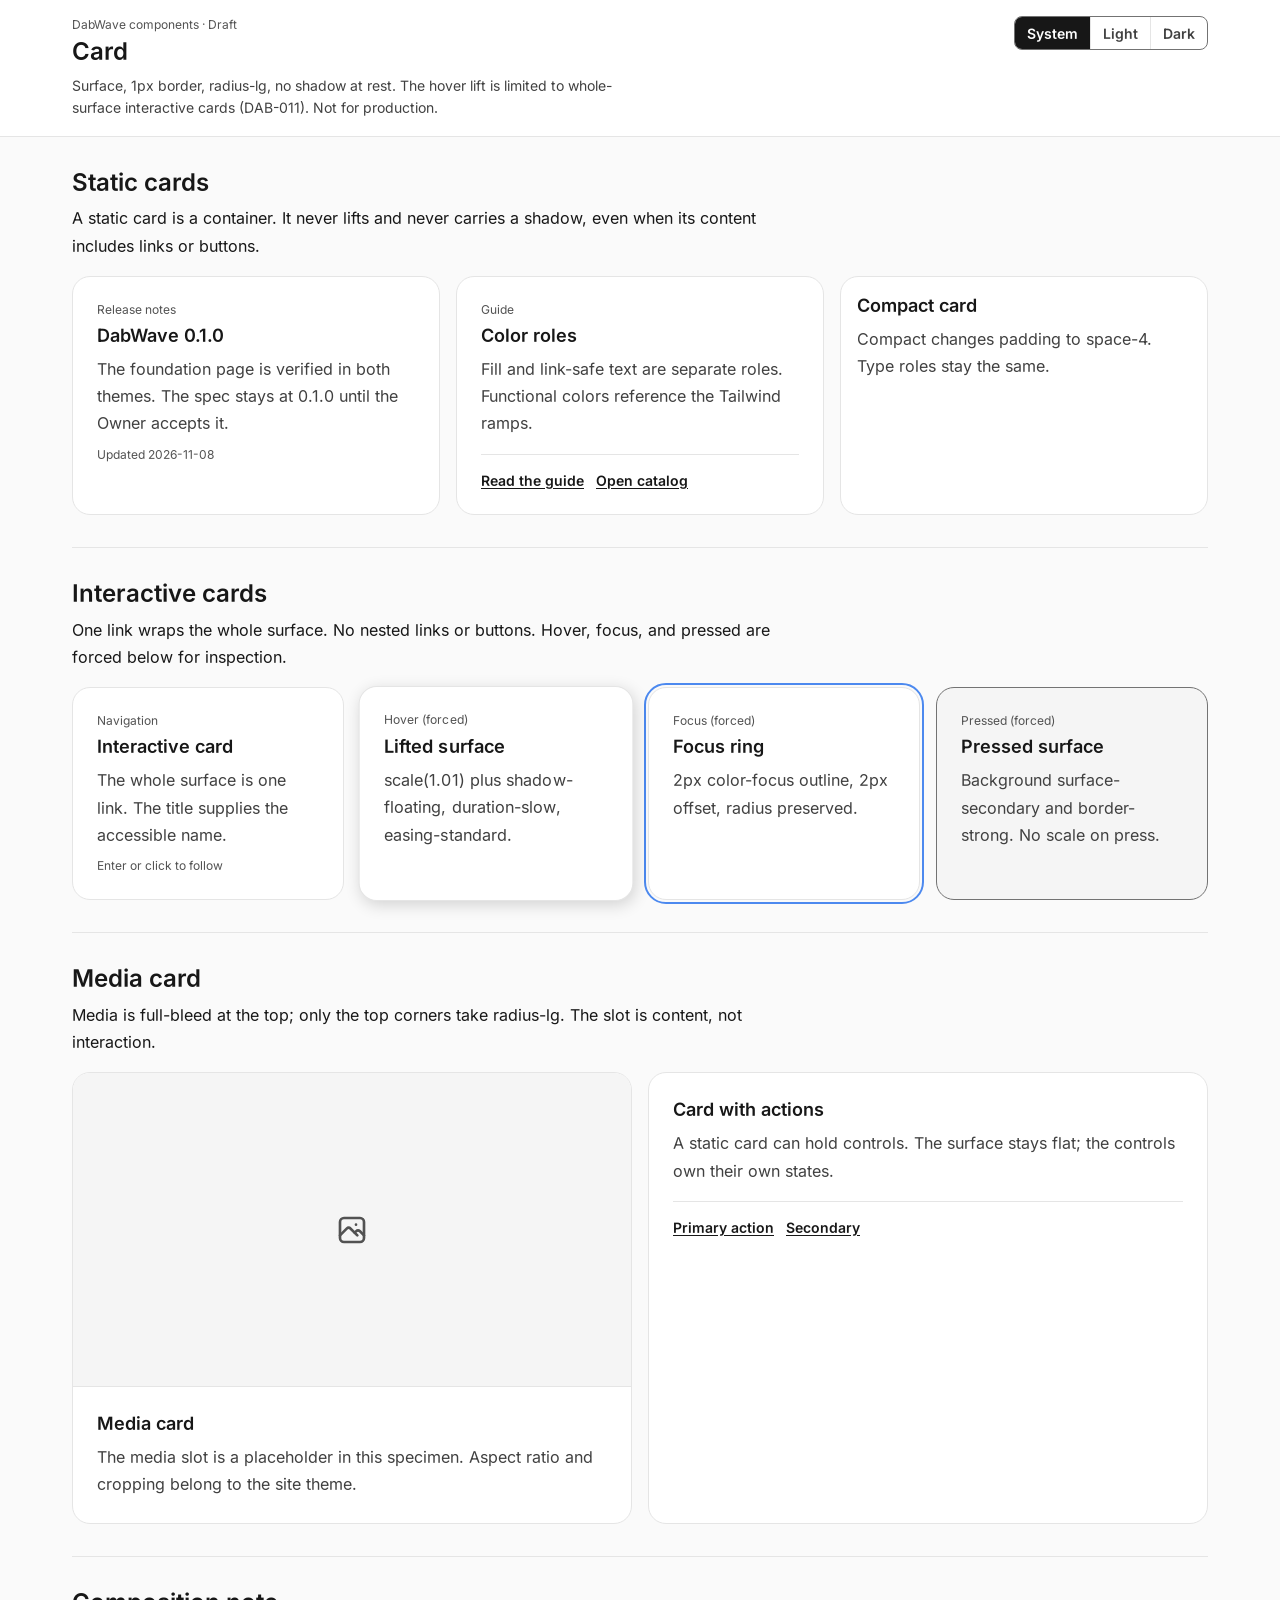
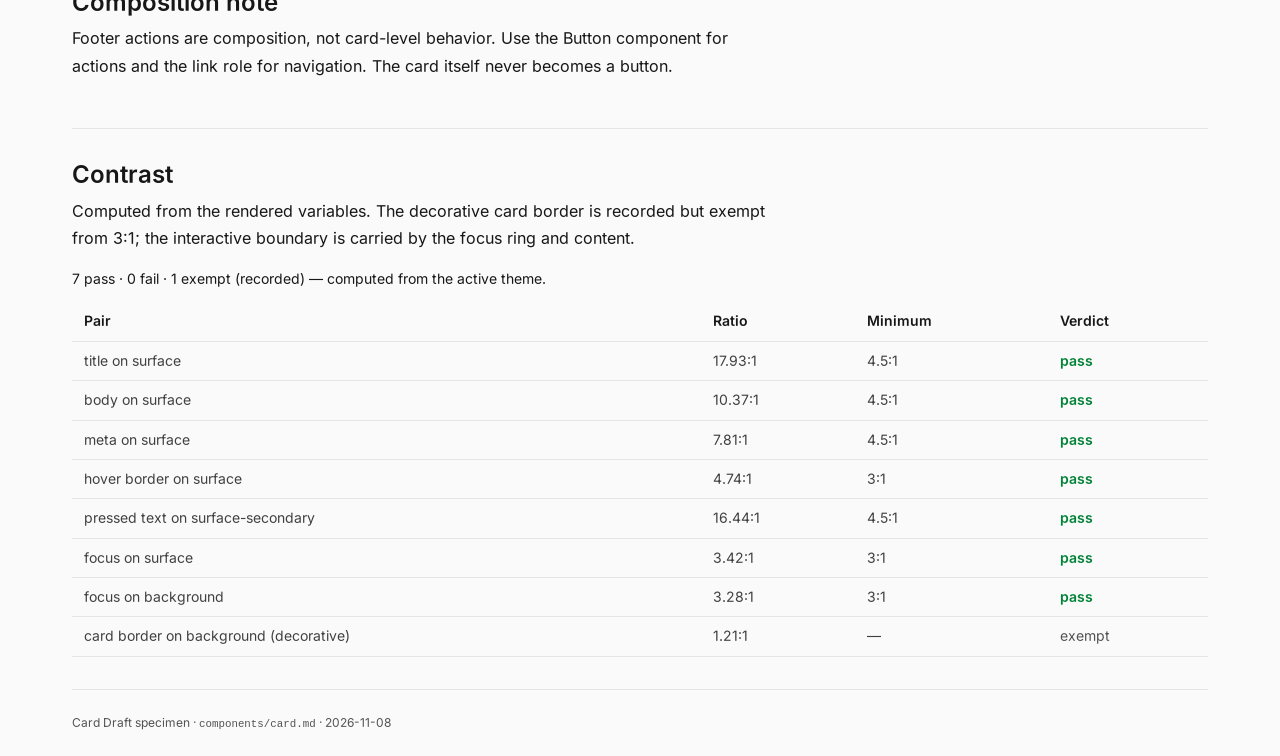
<file: components/preview/card.html>
<!doctype html>
<html lang="en" data-theme="light">
<head>
<meta charset="utf-8">
<meta name="viewport" content="width=device-width, initial-scale=1">
<title>Card — Draft specimen</title>
<link rel="stylesheet" href="../../foundation/foundation.css">
<link rel="stylesheet" href="./card-preview.css">
<script src="./card-preview.js" defer></script>
</head>
<body>
<header class="masthead">
  <div class="wrap masthead__inner">
    <div>
      <p class="text-caption masthead__eyebrow">DabWave components · Draft</p>
      <h1 class="text-h2">Card</h1>
      <p class="text-body-sm masthead__sub">Surface, 1px border, radius-lg, no shadow at rest. The hover lift is limited to whole-surface interactive cards (DAB-011). Not for production.</p>
    </div>
    <div class="masthead__tools">
      <div class="segmented" role="group" aria-label="Theme">
        <button type="button" class="segmented__btn" data-theme-value="system" aria-pressed="true">System</button>
        <button type="button" class="segmented__btn" data-theme-value="light" aria-pressed="false">Light</button>
        <button type="button" class="segmented__btn" data-theme-value="dark" aria-pressed="false">Dark</button>
      </div>
    </div>
  </div>
</header>

<main class="wrap">
  <section class="section">
    <h2 class="text-h2">Static cards</h2>
    <p class="text-body">A static card is a container. It never lifts and never carries a shadow, even when its content includes links or buttons.</p>
    <div class="card-grid">
      <article class="card">
        <div class="card__body">
          <p class="text-caption card__eyebrow">Release notes</p>
          <h3 class="text-h4 card__title">DabWave 0.1.0</h3>
          <p class="text-body card__text">The foundation page is verified in both themes. The spec stays at 0.1.0 until the Owner accepts it.</p>
          <p class="text-caption card__meta">Updated 2026-11-08</p>
        </div>
      </article>

      <article class="card">
        <div class="card__body">
          <p class="text-caption card__eyebrow">Guide</p>
          <h3 class="text-h4 card__title">Color roles</h3>
          <p class="text-body card__text">Fill and link-safe text are separate roles. Functional colors reference the Tailwind ramps.</p>
          <div class="card__footer">
            <a class="text-label card__link" href="#card-actions">Read the guide</a>
            <a class="text-label card__link" href="#card-actions">Open catalog</a>
          </div>
        </div>
      </article>

      <article class="card card--compact">
        <div class="card__body">
          <h3 class="text-h4 card__title">Compact card</h3>
          <p class="text-body card__text">Compact changes padding to space-4. Type roles stay the same.</p>
        </div>
      </article>
    </div>
  </section>

  <section class="section" id="interactive-cards">
    <h2 class="text-h2">Interactive cards</h2>
    <p class="text-body">One link wraps the whole surface. No nested links or buttons. Hover, focus, and pressed are forced below for inspection.</p>
    <div class="card-grid">
      <a class="card card--interactive" href="#interactive-cards" aria-labelledby="card-interactive-title">
        <div class="card__body">
          <p class="text-caption card__eyebrow">Navigation</p>
          <h3 class="text-h4 card__title" id="card-interactive-title">Interactive card</h3>
          <p class="text-body card__text">The whole surface is one link. The title supplies the accessible name.</p>
          <p class="text-caption card__meta">Enter or click to follow</p>
        </div>
      </a>

      <a class="card card--interactive card--hover" href="#interactive-cards" aria-labelledby="card-hover-title">
        <div class="card__body">
          <p class="text-caption card__eyebrow">Hover (forced)</p>
          <h3 class="text-h4 card__title" id="card-hover-title">Lifted surface</h3>
          <p class="text-body card__text">scale(1.01) plus shadow-floating, duration-slow, easing-standard.</p>
        </div>
      </a>

      <a class="card card--interactive card--focus" href="#interactive-cards" aria-labelledby="card-focus-title">
        <div class="card__body">
          <p class="text-caption card__eyebrow">Focus (forced)</p>
          <h3 class="text-h4 card__title" id="card-focus-title">Focus ring</h3>
          <p class="text-body card__text">2px color-focus outline, 2px offset, radius preserved.</p>
        </div>
      </a>

      <a class="card card--interactive card--pressed" href="#interactive-cards" aria-labelledby="card-pressed-title">
        <div class="card__body">
          <p class="text-caption card__eyebrow">Pressed (forced)</p>
          <h3 class="text-h4 card__title" id="card-pressed-title">Pressed surface</h3>
          <p class="text-body card__text">Background surface-secondary and border-strong. No scale on press.</p>
        </div>
      </a>
    </div>
  </section>

  <section class="section">
    <h2 class="text-h2">Media card</h2>
    <p class="text-body">Media is full-bleed at the top; only the top corners take radius-lg. The slot is content, not interaction.</p>
    <div class="card-grid">
      <article class="card card--media">
        <div class="card__media" aria-hidden="true">
          <svg class="icon" viewBox="0 0 24 24" fill="none" stroke="currentColor" stroke-width="2" stroke-linecap="round" stroke-linejoin="round"><path d="M15 8h.01"/><path d="M3 6a3 3 0 0 1 3 -3h12a3 3 0 0 1 3 3v12a3 3 0 0 1 -3 3h-12a3 3 0 0 1 -3 -3v-12z"/><path d="M3 16l5 -5c.928 -.893 2.072 -.893 3 0l5 5"/><path d="M14 14l1 -1c.928 -.893 2.072 -.893 3 0l3 3"/></svg>
        </div>
        <div class="card__body">
          <h3 class="text-h4 card__title">Media card</h3>
          <p class="text-body card__text">The media slot is a placeholder in this specimen. Aspect ratio and cropping belong to the site theme.</p>
        </div>
      </article>

      <article class="card">
        <div class="card__body">
          <h3 class="text-h4 card__title">Card with actions</h3>
          <p class="text-body card__text">A static card can hold controls. The surface stays flat; the controls own their own states.</p>
          <div class="card__footer">
            <a class="text-label card__link" href="#card-actions">Primary action</a>
            <a class="text-label card__link" href="#card-actions">Secondary</a>
          </div>
        </div>
      </article>
    </div>
  </section>

  <section class="section" id="card-actions">
    <h2 class="text-h2">Composition note</h2>
    <p class="text-body">Footer actions are composition, not card-level behavior. Use the Button component for actions and the link role for navigation. The card itself never becomes a button.</p>
  </section>

  <section class="section">
    <h2 class="text-h2">Contrast</h2>
    <p class="text-body">Computed from the rendered variables. The decorative card border is recorded but exempt from 3:1; the interactive boundary is carried by the focus ring and content.</p>
    <p class="text-body-sm" id="contrast-summary" aria-live="polite">Calculating…</p>
    <div class="table-scroll">
      <table class="data-table text-body-sm">
        <thead><tr><th scope="col">Pair</th><th scope="col">Ratio</th><th scope="col">Minimum</th><th scope="col">Verdict</th></tr></thead>
        <tbody id="contrast-body"></tbody>
      </table>
    </div>
  </section>
</main>

<footer class="site-footer">
  <div class="wrap"><p class="text-caption">Card Draft specimen · <code>components/card.md</code> · 2026-11-08</p></div>
</footer>
</body>
</html>
</file>
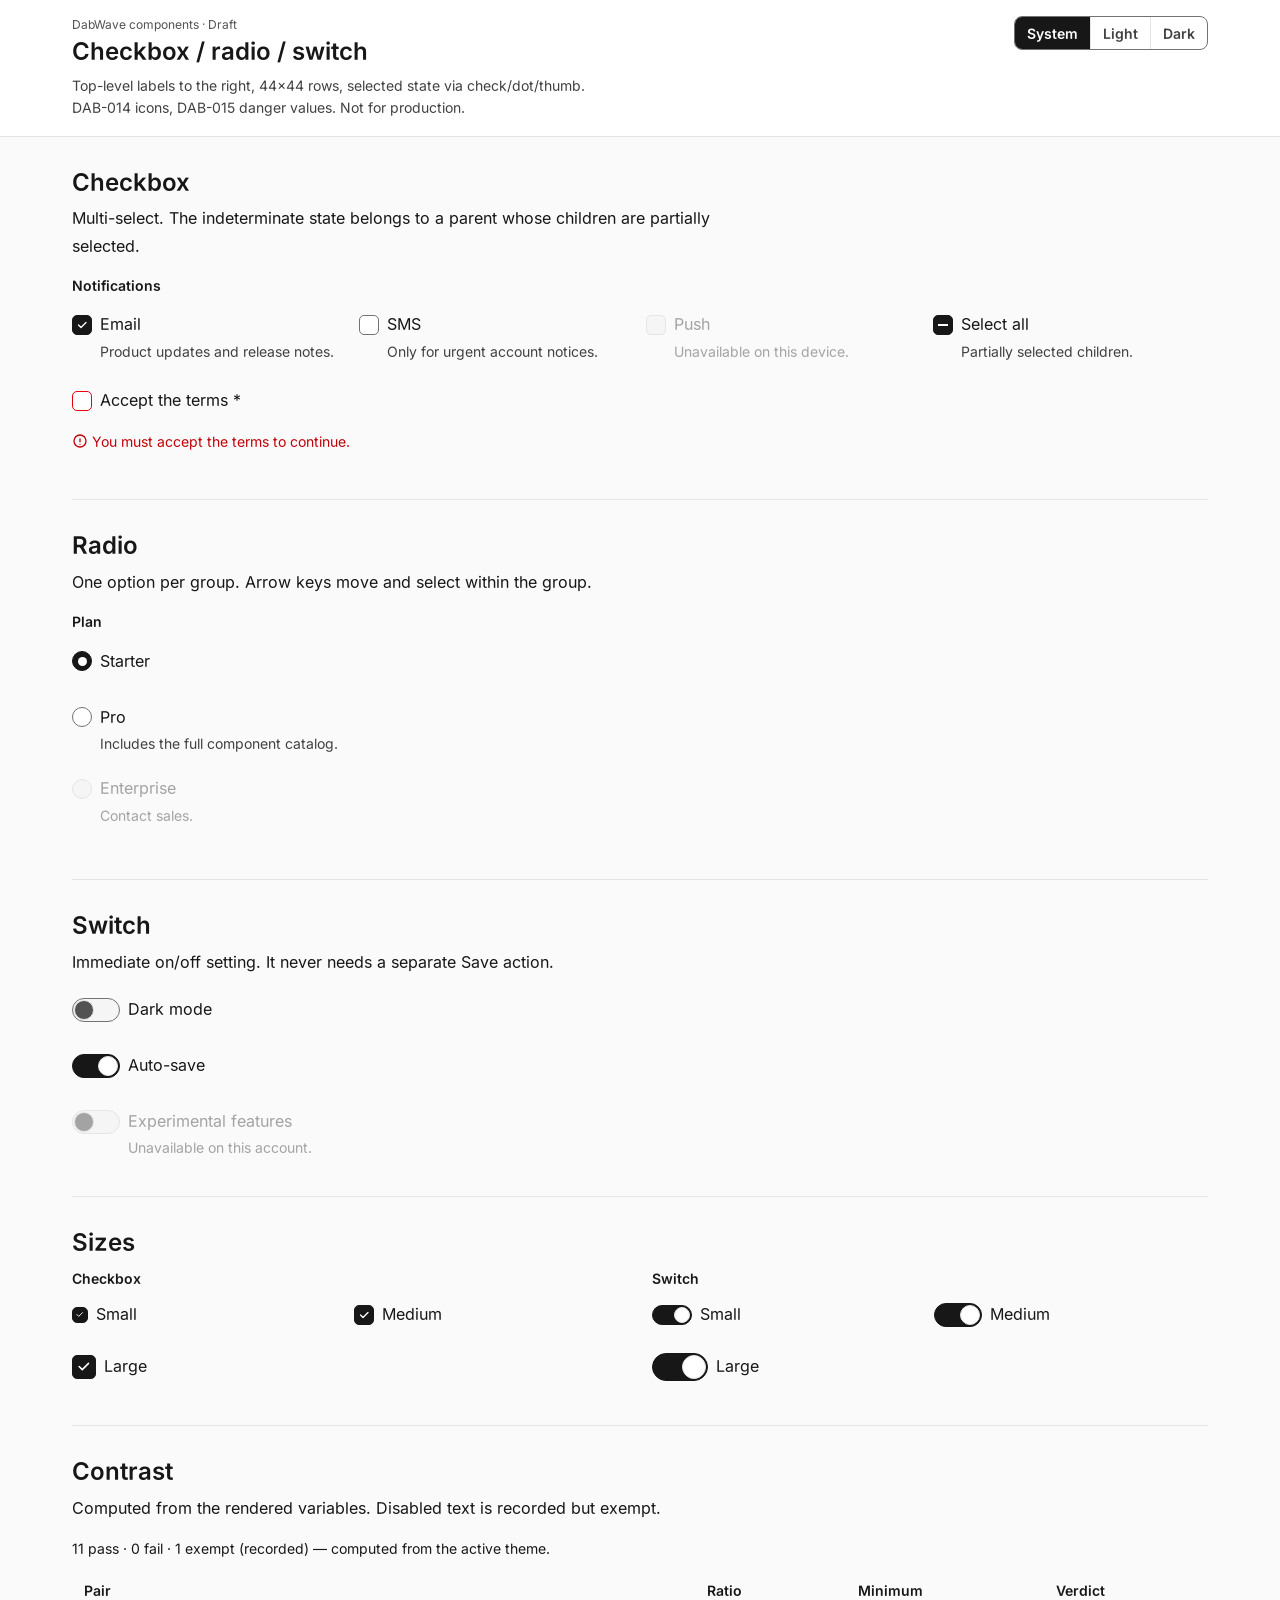
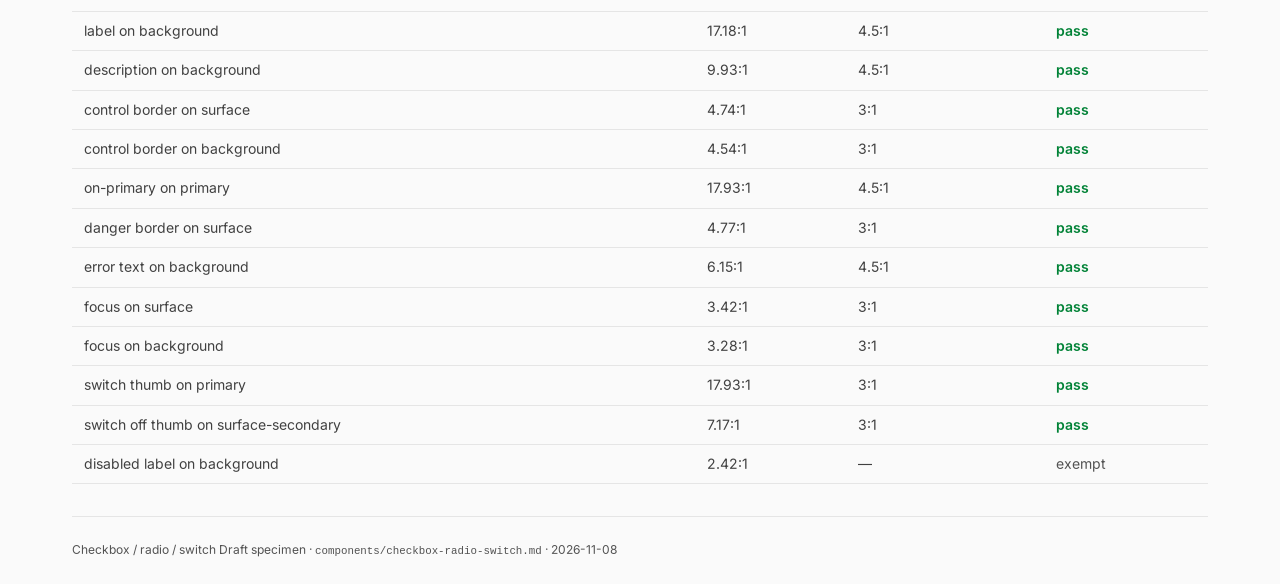
<file: components/preview/checkbox-radio-switch.html>
<!doctype html>
<html lang="en" data-theme="light">
<head>
<meta charset="utf-8">
<meta name="viewport" content="width=device-width, initial-scale=1">
<title>Checkbox / radio / switch — Draft specimen</title>
<link rel="stylesheet" href="../../foundation/foundation.css">
<link rel="stylesheet" href="./checkbox-radio-switch-preview.css">
<script src="./checkbox-radio-switch-preview.js" defer></script>
</head>
<body>
<header class="masthead">
  <div class="wrap masthead__inner">
    <div>
      <p class="text-caption masthead__eyebrow">DabWave components · Draft</p>
      <h1 class="text-h2">Checkbox / radio / switch</h1>
      <p class="text-body-sm masthead__sub">Top-level labels to the right, 44×44 rows, selected state via check/dot/thumb. DAB-014 icons, DAB-015 danger values. Not for production.</p>
    </div>
    <div class="masthead__tools">
      <div class="segmented" role="group" aria-label="Theme">
        <button type="button" class="segmented__btn" data-theme-value="system" aria-pressed="true">System</button>
        <button type="button" class="segmented__btn" data-theme-value="light" aria-pressed="false">Light</button>
        <button type="button" class="segmented__btn" data-theme-value="dark" aria-pressed="false">Dark</button>
      </div>
    </div>
  </div>
</header>

<main class="wrap">
  <section class="section">
    <h2 class="text-h2">Checkbox</h2>
    <p class="text-body">Multi-select. The indeterminate state belongs to a parent whose children are partially selected.</p>
    <fieldset class="choice-group">
      <legend class="choice-group__legend">Notifications</legend>
      <div class="choice-grid">
        <label class="choice choice--md">
          <input class="control" type="checkbox" checked>
          <span class="choice__text"><span class="choice__label">Email</span><span class="choice__desc">Product updates and release notes.</span></span>
        </label>
        <label class="choice choice--md">
          <input class="control" type="checkbox">
          <span class="choice__text"><span class="choice__label">SMS</span><span class="choice__desc">Only for urgent account notices.</span></span>
        </label>
        <label class="choice choice--md choice--disabled">
          <input class="control" type="checkbox" disabled>
          <span class="choice__text"><span class="choice__label">Push</span><span class="choice__desc">Unavailable on this device.</span></span>
        </label>
        <label class="choice choice--md">
          <input class="control" id="cb-indeterminate" type="checkbox">
          <span class="choice__text"><span class="choice__label">Select all</span><span class="choice__desc">Partially selected children.</span></span>
        </label>
      </div>
    </fieldset>

    <div class="choice-field choice-field--error">
      <label class="choice choice--md">
        <input class="control" type="checkbox" aria-invalid="true" aria-describedby="cb-error">
        <span class="choice__text"><span class="choice__label">Accept the terms <span class="choice__required" aria-hidden="true">*</span></span></span>
      </label>
      <p class="choice__error" id="cb-error">
        <svg class="icon" viewBox="0 0 24 24" fill="none" stroke="currentColor" stroke-width="2" stroke-linecap="round" stroke-linejoin="round" aria-hidden="true"><path d="M12 9v4"/><path d="M12 17h.01"/><path d="M3 12a9 9 0 1 0 18 0a9 9 0 1 0 -18 0"/></svg>
        You must accept the terms to continue.
      </p>
    </div>
  </section>

  <section class="section">
    <h2 class="text-h2">Radio</h2>
    <p class="text-body">One option per group. Arrow keys move and select within the group.</p>
    <fieldset class="choice-group">
      <legend class="choice-group__legend">Plan</legend>
      <div class="choice-grid choice-grid--single">
        <label class="choice choice--md">
          <input class="control" type="radio" name="plan" checked>
          <span class="choice__text"><span class="choice__label">Starter</span></span>
        </label>
        <label class="choice choice--md">
          <input class="control" type="radio" name="plan">
          <span class="choice__text"><span class="choice__label">Pro</span><span class="choice__desc">Includes the full component catalog.</span></span>
        </label>
        <label class="choice choice--md choice--disabled">
          <input class="control" type="radio" name="plan" disabled>
          <span class="choice__text"><span class="choice__label">Enterprise</span><span class="choice__desc">Contact sales.</span></span>
        </label>
      </div>
    </fieldset>
  </section>

  <section class="section">
    <h2 class="text-h2">Switch</h2>
    <p class="text-body">Immediate on/off setting. It never needs a separate Save action.</p>
    <div class="choice-grid choice-grid--single">
      <label class="choice choice--md">
        <input class="switch" type="checkbox" role="switch">
        <span class="choice__text"><span class="choice__label">Dark mode</span></span>
      </label>
      <label class="choice choice--md">
        <input class="switch" type="checkbox" role="switch" checked>
        <span class="choice__text"><span class="choice__label">Auto-save</span></span>
      </label>
      <label class="choice choice--md choice--disabled">
        <input class="switch" type="checkbox" role="switch" disabled>
        <span class="choice__text"><span class="choice__label">Experimental features</span><span class="choice__desc">Unavailable on this account.</span></span>
      </label>
    </div>
  </section>

  <section class="section">
    <h2 class="text-h2">Sizes</h2>
    <div class="size-grid">
      <div>
        <p class="text-label">Checkbox</p>
        <div class="choice-grid">
          <label class="choice choice--sm"><input class="control" type="checkbox" checked><span class="choice__label">Small</span></label>
          <label class="choice choice--md"><input class="control" type="checkbox" checked><span class="choice__label">Medium</span></label>
          <label class="choice choice--lg"><input class="control" type="checkbox" checked><span class="choice__label">Large</span></label>
        </div>
      </div>
      <div>
        <p class="text-label">Switch</p>
        <div class="choice-grid">
          <label class="choice choice--sm"><input class="switch" type="checkbox" role="switch" checked><span class="choice__label">Small</span></label>
          <label class="choice choice--md"><input class="switch" type="checkbox" role="switch" checked><span class="choice__label">Medium</span></label>
          <label class="choice choice--lg"><input class="switch" type="checkbox" role="switch" checked><span class="choice__label">Large</span></label>
        </div>
      </div>
    </div>
  </section>

  <section class="section">
    <h2 class="text-h2">Contrast</h2>
    <p class="text-body">Computed from the rendered variables. Disabled text is recorded but exempt.</p>
    <p class="text-body-sm" id="contrast-summary" aria-live="polite">Calculating…</p>
    <div class="table-scroll">
      <table class="data-table text-body-sm">
        <thead><tr><th scope="col">Pair</th><th scope="col">Ratio</th><th scope="col">Minimum</th><th scope="col">Verdict</th></tr></thead>
        <tbody id="contrast-body"></tbody>
      </table>
    </div>
  </section>
</main>

<footer class="site-footer">
  <div class="wrap"><p class="text-caption">Checkbox / radio / switch Draft specimen · <code>components/checkbox-radio-switch.md</code> · 2026-11-08</p></div>
</footer>
</body>
</html>
</file>
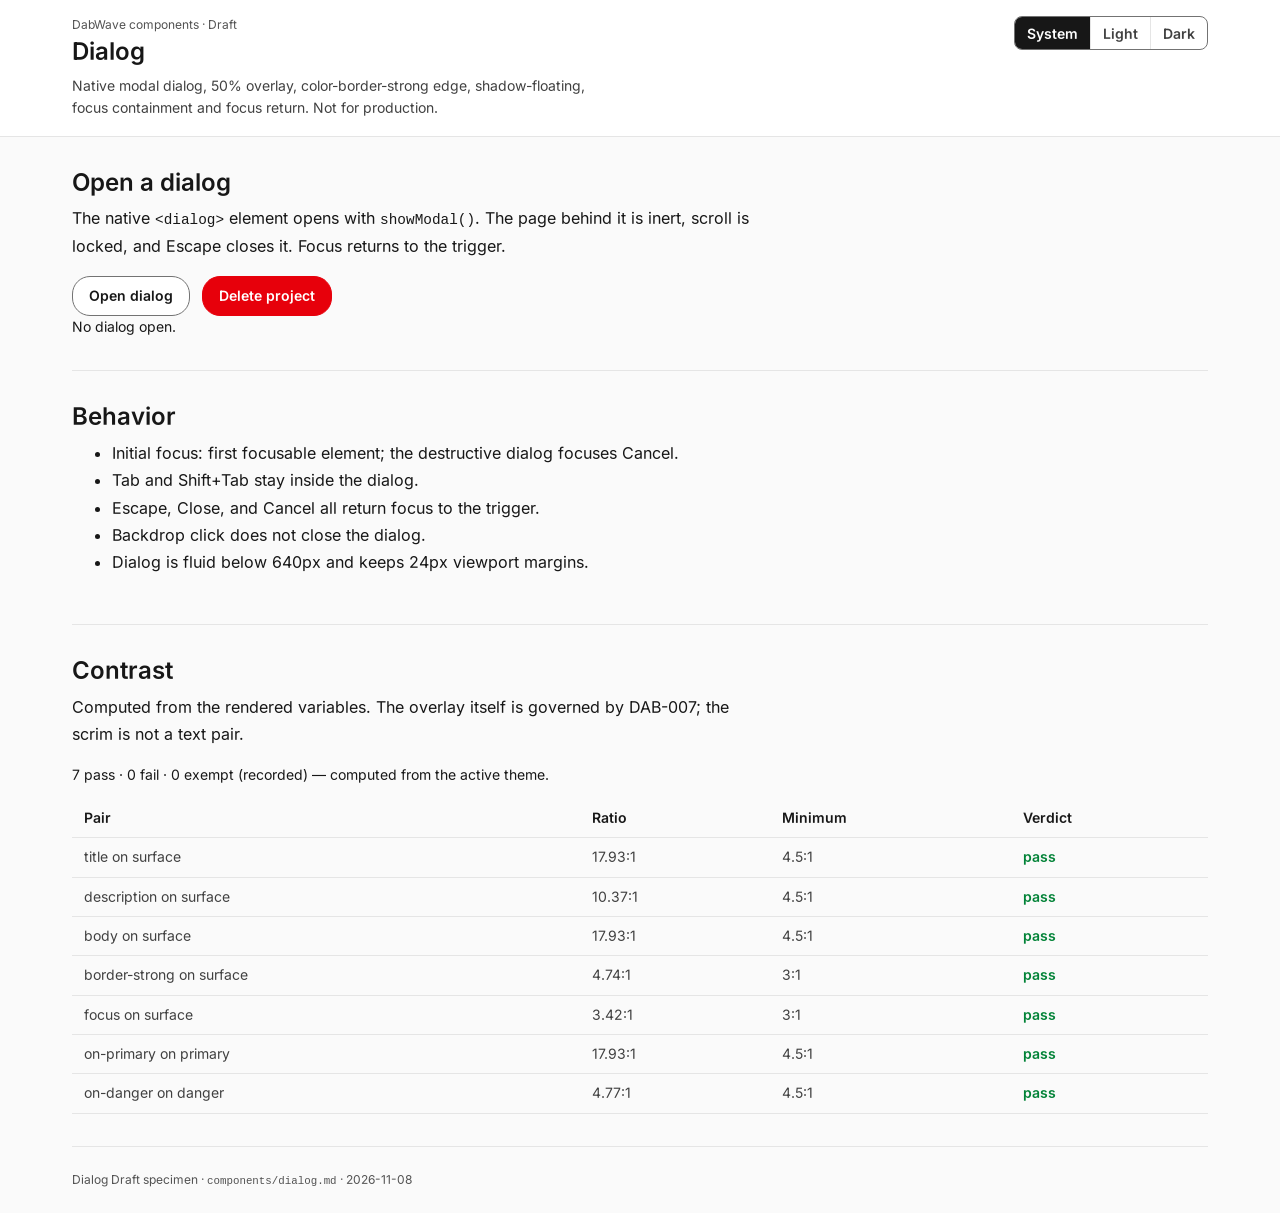
<file: components/preview/dialog.html>
<!doctype html>
<html lang="en" data-theme="light">
<head>
<meta charset="utf-8">
<meta name="viewport" content="width=device-width, initial-scale=1">
<title>Dialog — Draft specimen</title>
<link rel="stylesheet" href="../../foundation/foundation.css">
<link rel="stylesheet" href="./dialog-preview.css">
<script src="./dialog-preview.js" defer></script>
</head>
<body>
<header class="masthead">
  <div class="wrap masthead__inner">
    <div>
      <p class="text-caption masthead__eyebrow">DabWave components · Draft</p>
      <h1 class="text-h2">Dialog</h1>
      <p class="text-body-sm masthead__sub">Native modal dialog, 50% overlay, color-border-strong edge, shadow-floating, focus containment and focus return. Not for production.</p>
    </div>
    <div class="masthead__tools">
      <div class="segmented" role="group" aria-label="Theme">
        <button type="button" class="segmented__btn" data-theme-value="system" aria-pressed="true">System</button>
        <button type="button" class="segmented__btn" data-theme-value="light" aria-pressed="false">Light</button>
        <button type="button" class="segmented__btn" data-theme-value="dark" aria-pressed="false">Dark</button>
      </div>
    </div>
  </div>
</header>

<main class="wrap">
  <section class="section">
    <h2 class="text-h2">Open a dialog</h2>
    <p class="text-body">The native <code>&lt;dialog&gt;</code> element opens with <code>showModal()</code>. The page behind it is inert, scroll is locked, and Escape closes it. Focus returns to the trigger.</p>
    <div class="trigger-row">
      <button type="button" class="dlg-btn dlg-btn--secondary" data-dialog-open="dialog-default">Open dialog</button>
      <button type="button" class="dlg-btn dlg-btn--danger" data-dialog-open="dialog-danger">Delete project</button>
    </div>
    <p class="text-body-sm" id="focus-status" aria-live="polite">No dialog open.</p>
  </section>

  <section class="section">
    <h2 class="text-h2">Behavior</h2>
    <ul class="text-body">
      <li>Initial focus: first focusable element; the destructive dialog focuses Cancel.</li>
      <li>Tab and Shift+Tab stay inside the dialog.</li>
      <li>Escape, Close, and Cancel all return focus to the trigger.</li>
      <li>Backdrop click does not close the dialog.</li>
      <li>Dialog is fluid below 640px and keeps 24px viewport margins.</li>
    </ul>
  </section>

  <section class="section">
    <h2 class="text-h2">Contrast</h2>
    <p class="text-body">Computed from the rendered variables. The overlay itself is governed by DAB-007; the scrim is not a text pair.</p>
    <p class="text-body-sm" id="contrast-summary" aria-live="polite">Calculating…</p>
    <div class="table-scroll">
      <table class="data-table text-body-sm">
        <thead><tr><th scope="col">Pair</th><th scope="col">Ratio</th><th scope="col">Minimum</th><th scope="col">Verdict</th></tr></thead>
        <tbody id="contrast-body"></tbody>
      </table>
    </div>
  </section>
</main>

<dialog class="dialog" id="dialog-default" aria-labelledby="dialog-default-title" aria-describedby="dialog-default-desc">
  <div class="dialog__header">
    <h2 class="text-h3 dialog__title" id="dialog-default-title">Edit project</h2>
    <p class="text-body-sm dialog__desc" id="dialog-default-desc">Changes apply to everyone in this workspace.</p>
  </div>
  <div class="dialog__body">
    <p class="text-body">Rename the project or archive it when the work is finished. Nothing is deleted from the dialog itself.</p>
  </div>
  <div class="dialog__footer">
    <button type="button" class="dlg-btn dlg-btn--secondary" data-close>Cancel</button>
    <button type="button" class="dlg-btn dlg-btn--primary" data-close>Save changes</button>
  </div>
  <button type="button" class="dialog__close" data-close aria-label="Close">
    <svg class="icon" viewBox="0 0 24 24" fill="none" stroke="currentColor" stroke-width="2" stroke-linecap="round" stroke-linejoin="round" aria-hidden="true"><path d="M18 6l-12 12"/><path d="M6 6l12 12"/></svg>
  </button>
</dialog>

<dialog class="dialog" id="dialog-danger" aria-labelledby="dialog-danger-title" aria-describedby="dialog-danger-desc">
  <div class="dialog__header">
    <h2 class="text-h3 dialog__title" id="dialog-danger-title">Delete project?</h2>
    <p class="text-body-sm dialog__desc" id="dialog-danger-desc">This cannot be undone.</p>
  </div>
  <div class="dialog__body">
    <p class="text-body">DabWave 0.1.0 and its 12 files will be permanently removed. Cancel keeps the project and returns focus to the trigger.</p>
  </div>
  <div class="dialog__footer">
    <button type="button" class="dlg-btn dlg-btn--secondary" data-close autofocus>Cancel</button>
    <button type="button" class="dlg-btn dlg-btn--danger" data-close>Delete project</button>
  </div>
  <button type="button" class="dialog__close" data-close aria-label="Close">
    <svg class="icon" viewBox="0 0 24 24" fill="none" stroke="currentColor" stroke-width="2" stroke-linecap="round" stroke-linejoin="round" aria-hidden="true"><path d="M18 6l-12 12"/><path d="M6 6l12 12"/></svg>
  </button>
</dialog>

<footer class="site-footer">
  <div class="wrap"><p class="text-caption">Dialog Draft specimen · <code>components/dialog.md</code> · 2026-11-08</p></div>
</footer>
</body>
</html>
</file>
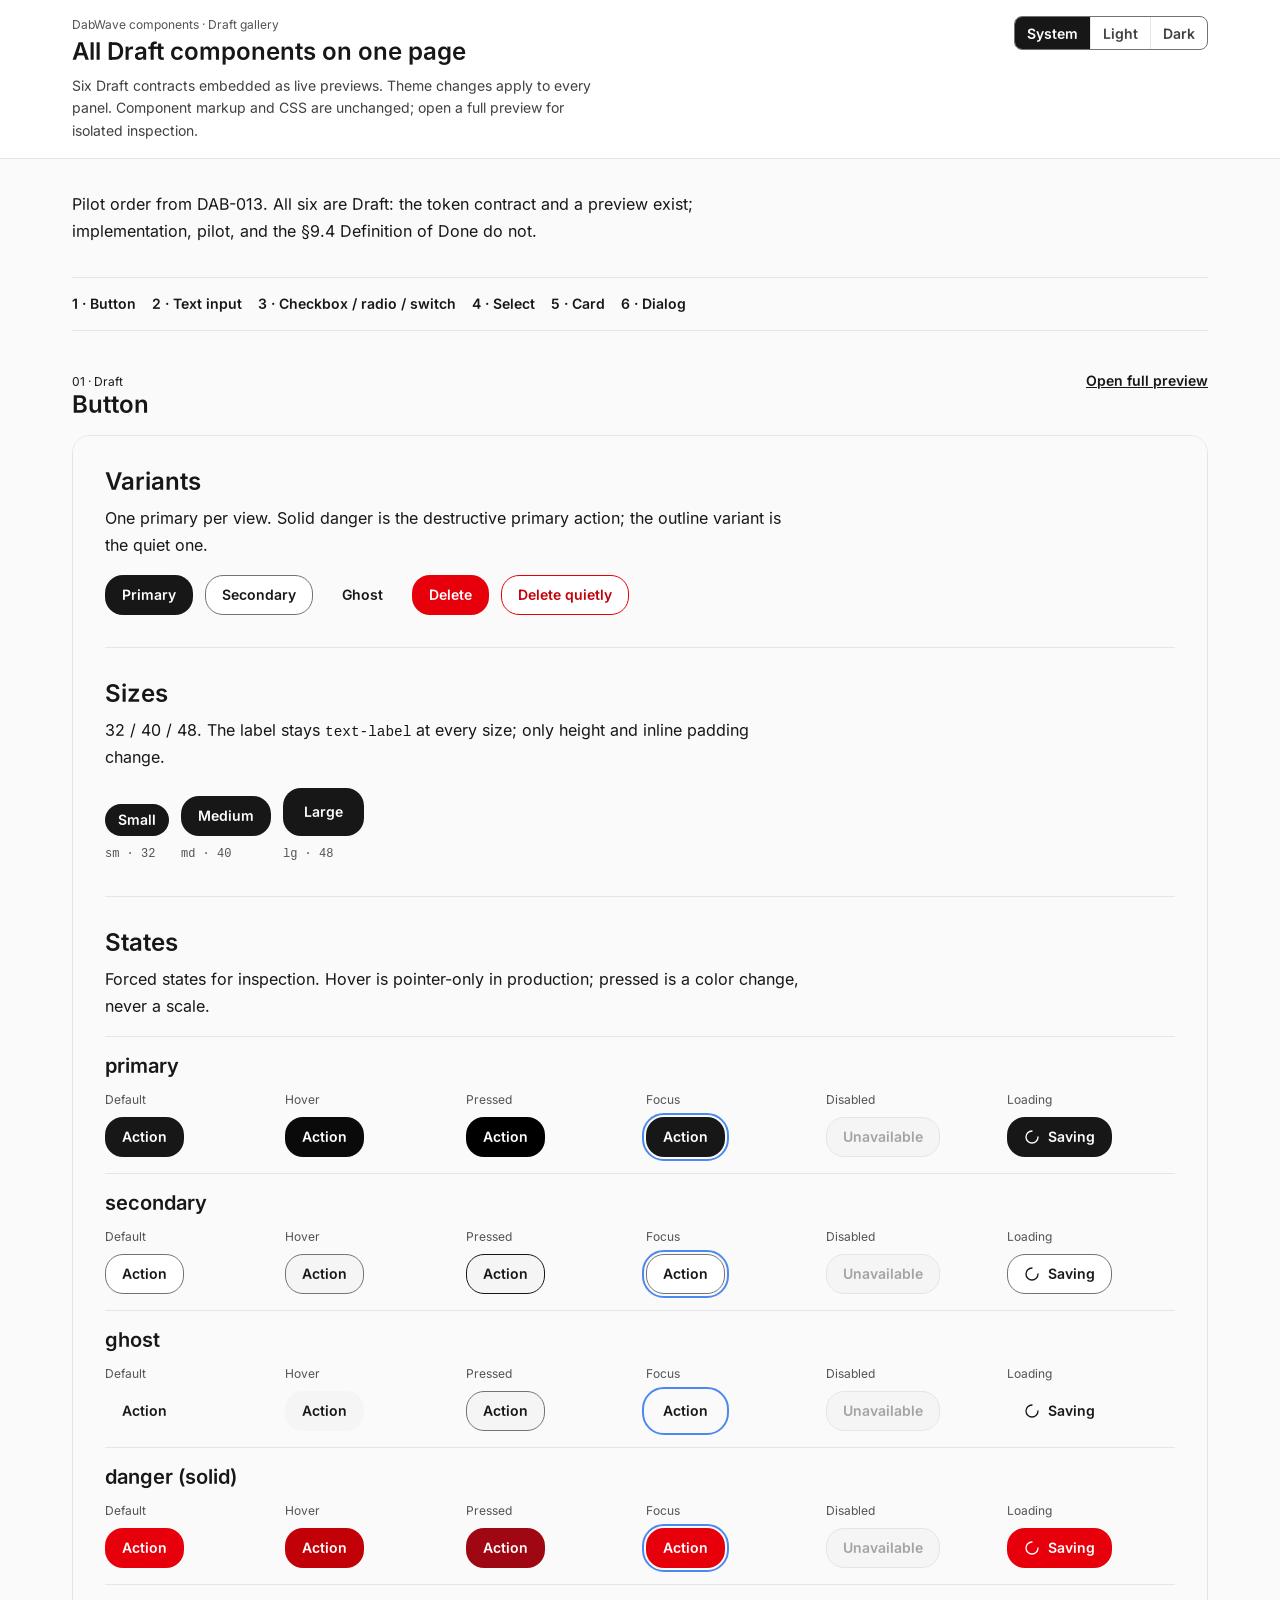
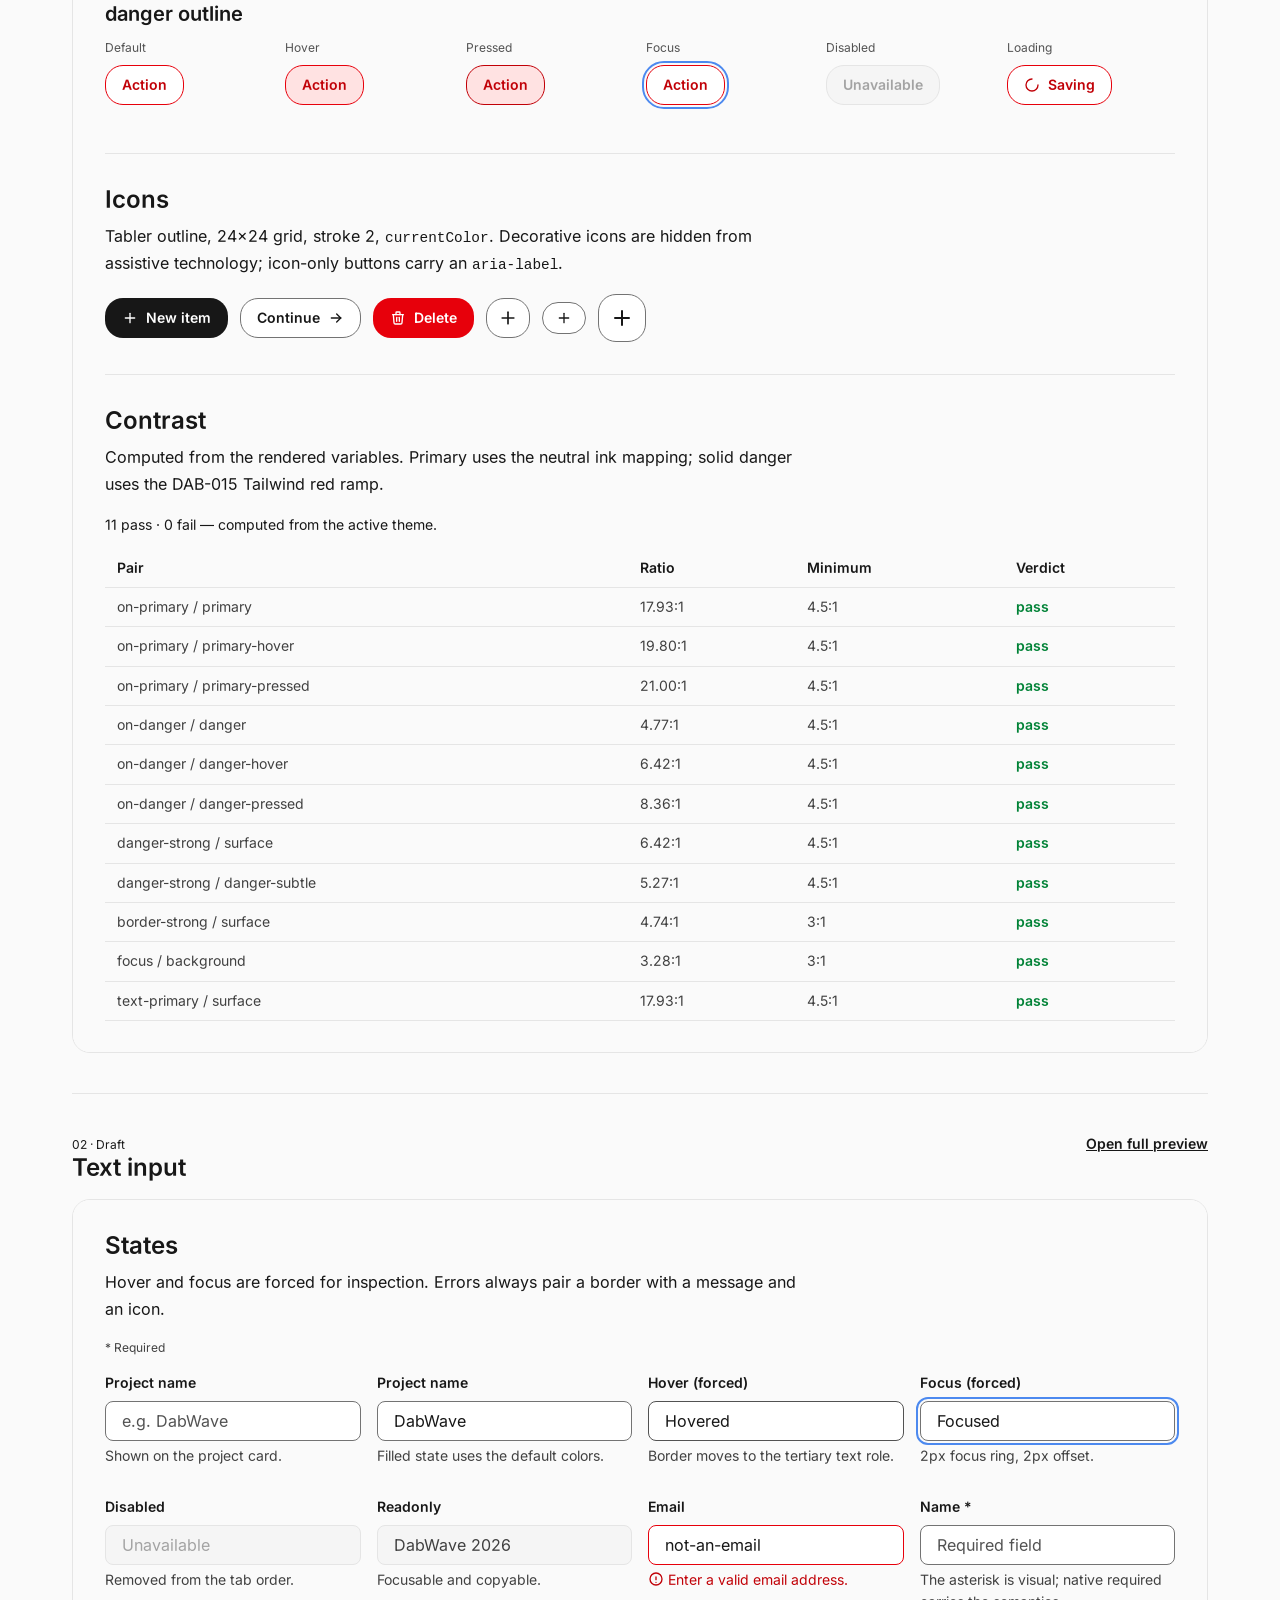
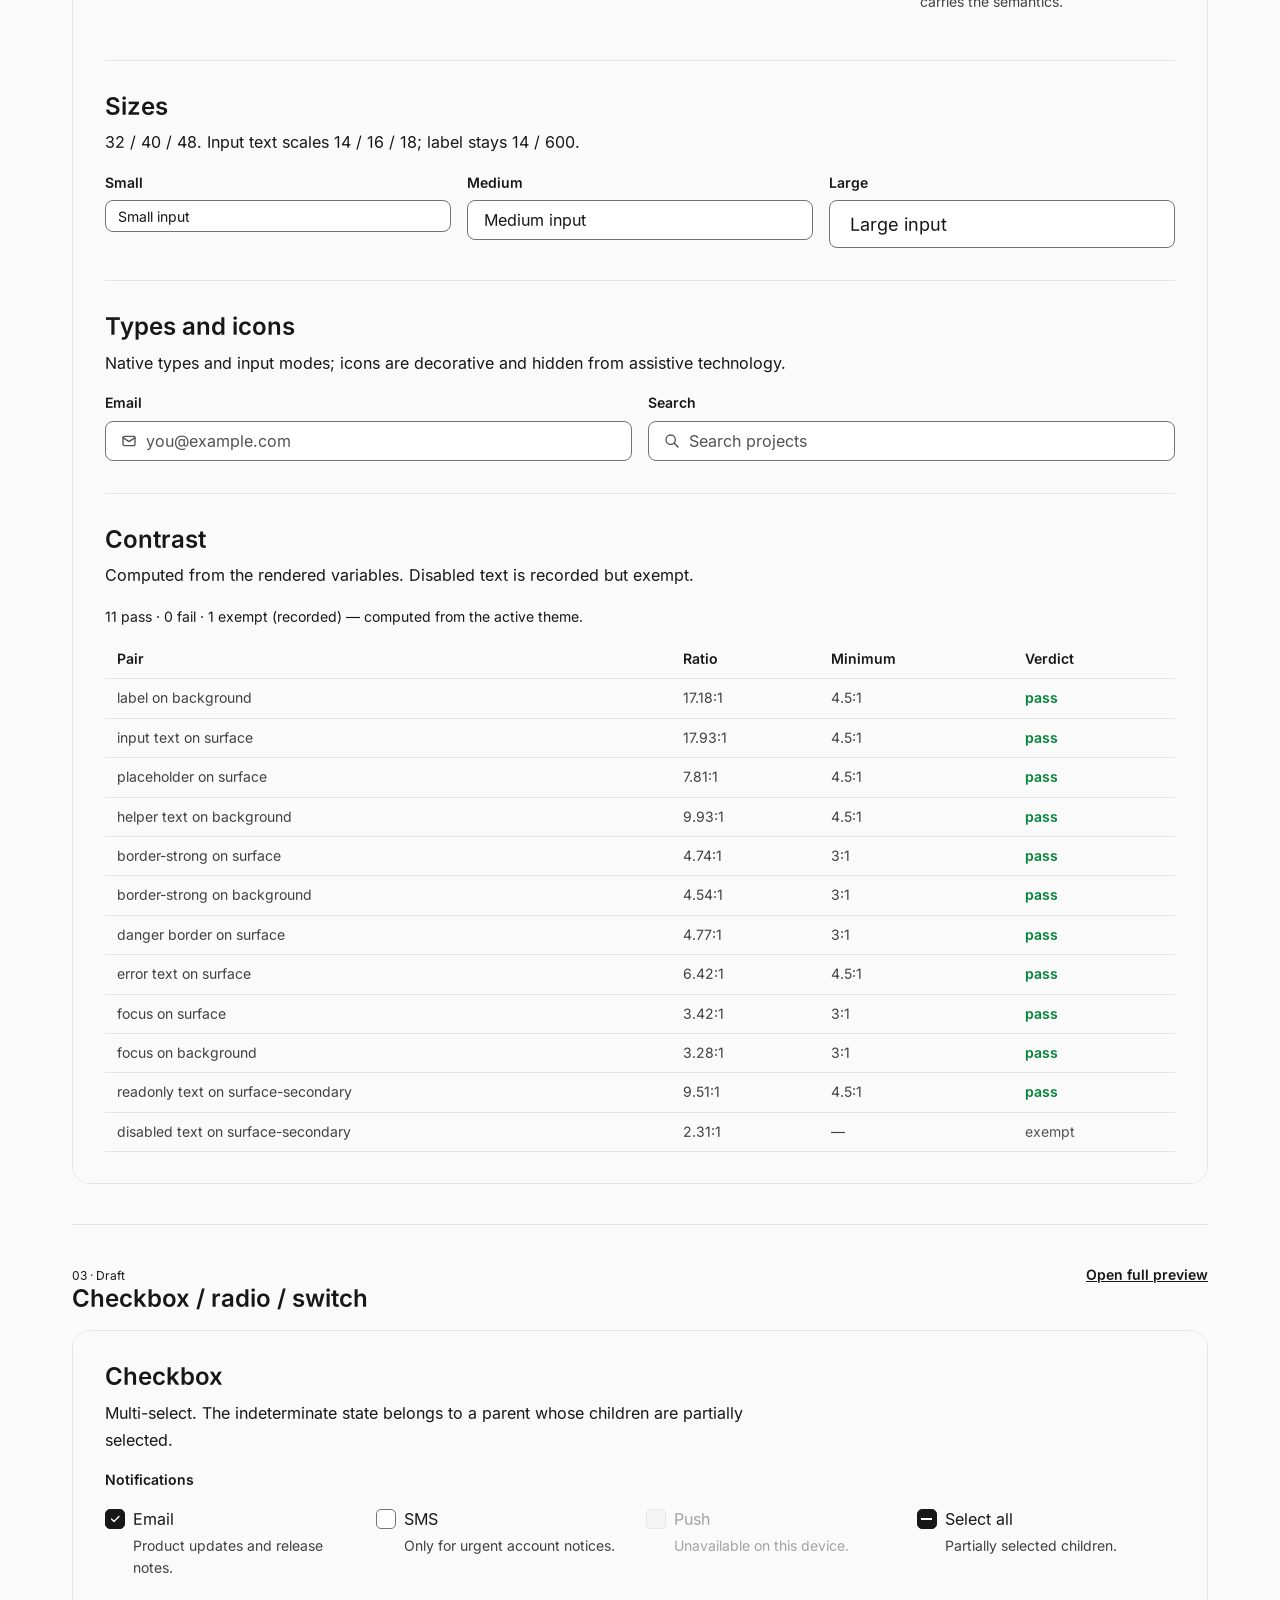
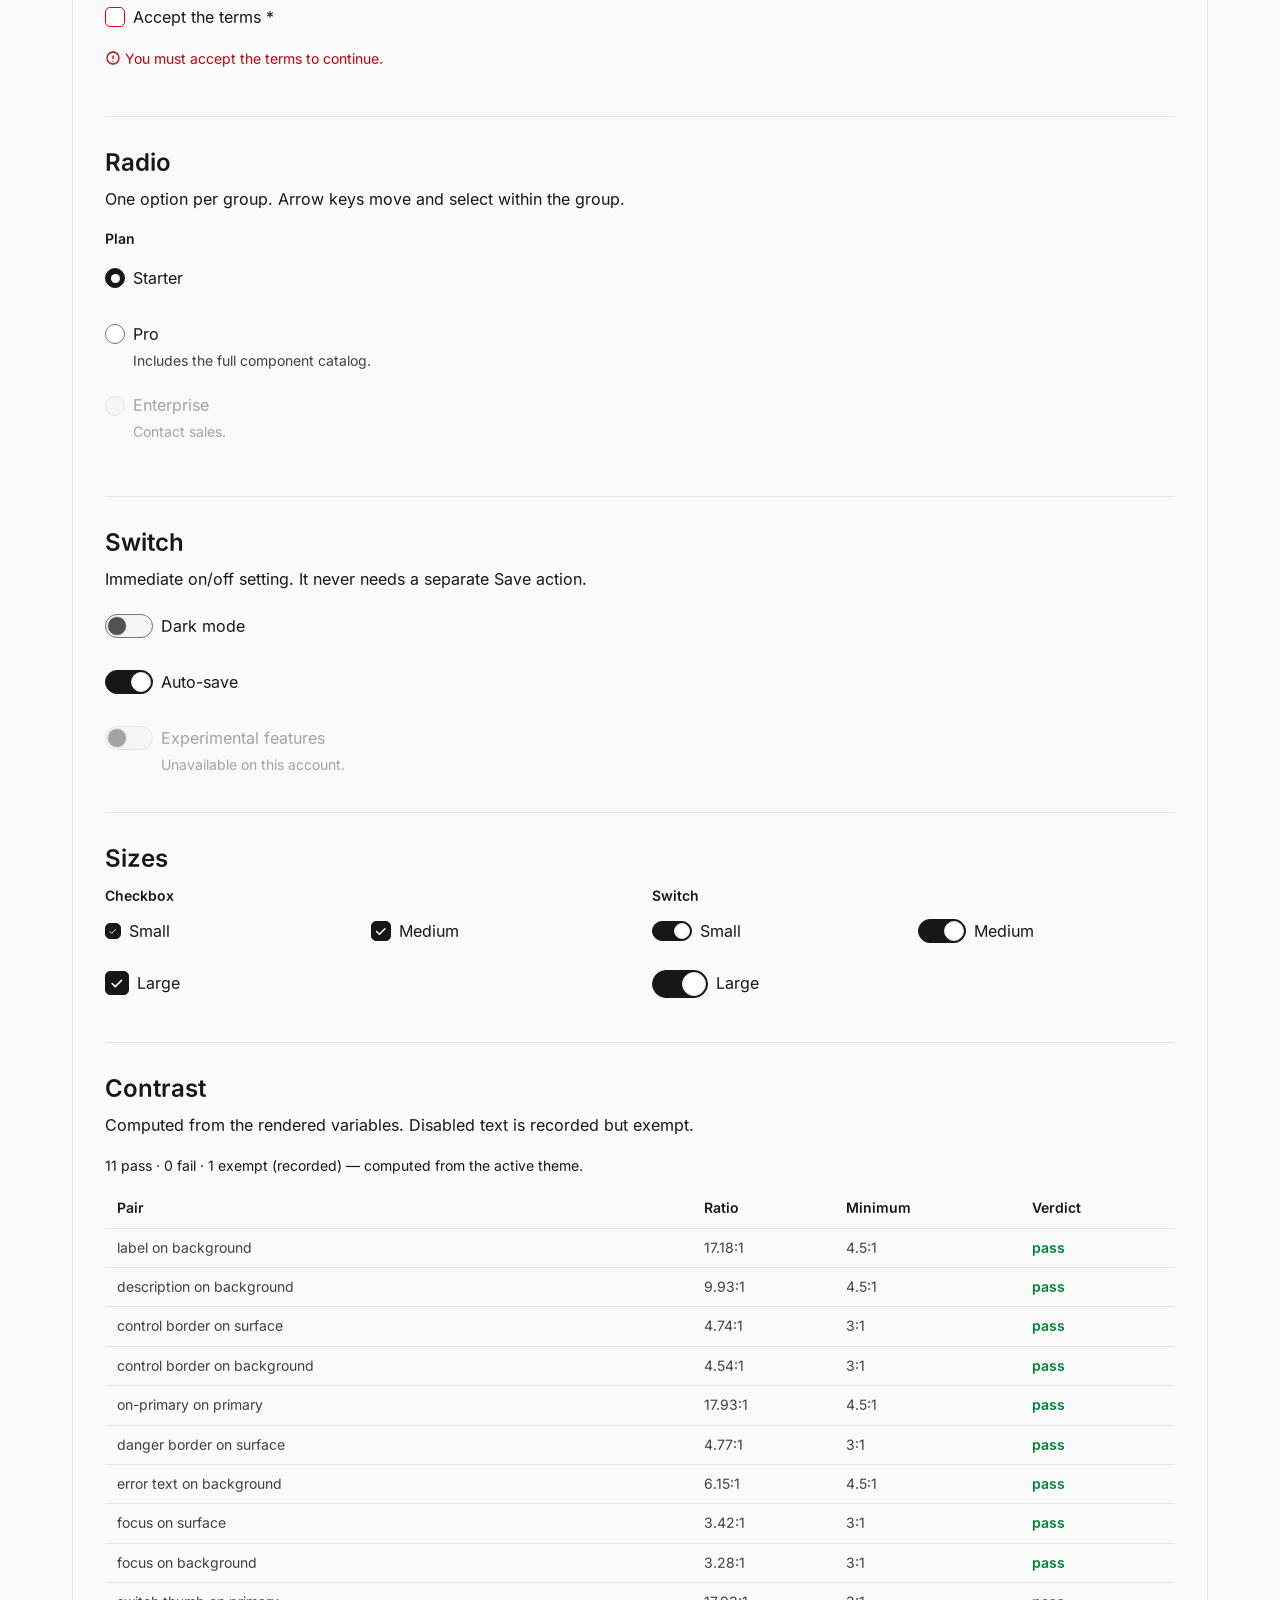
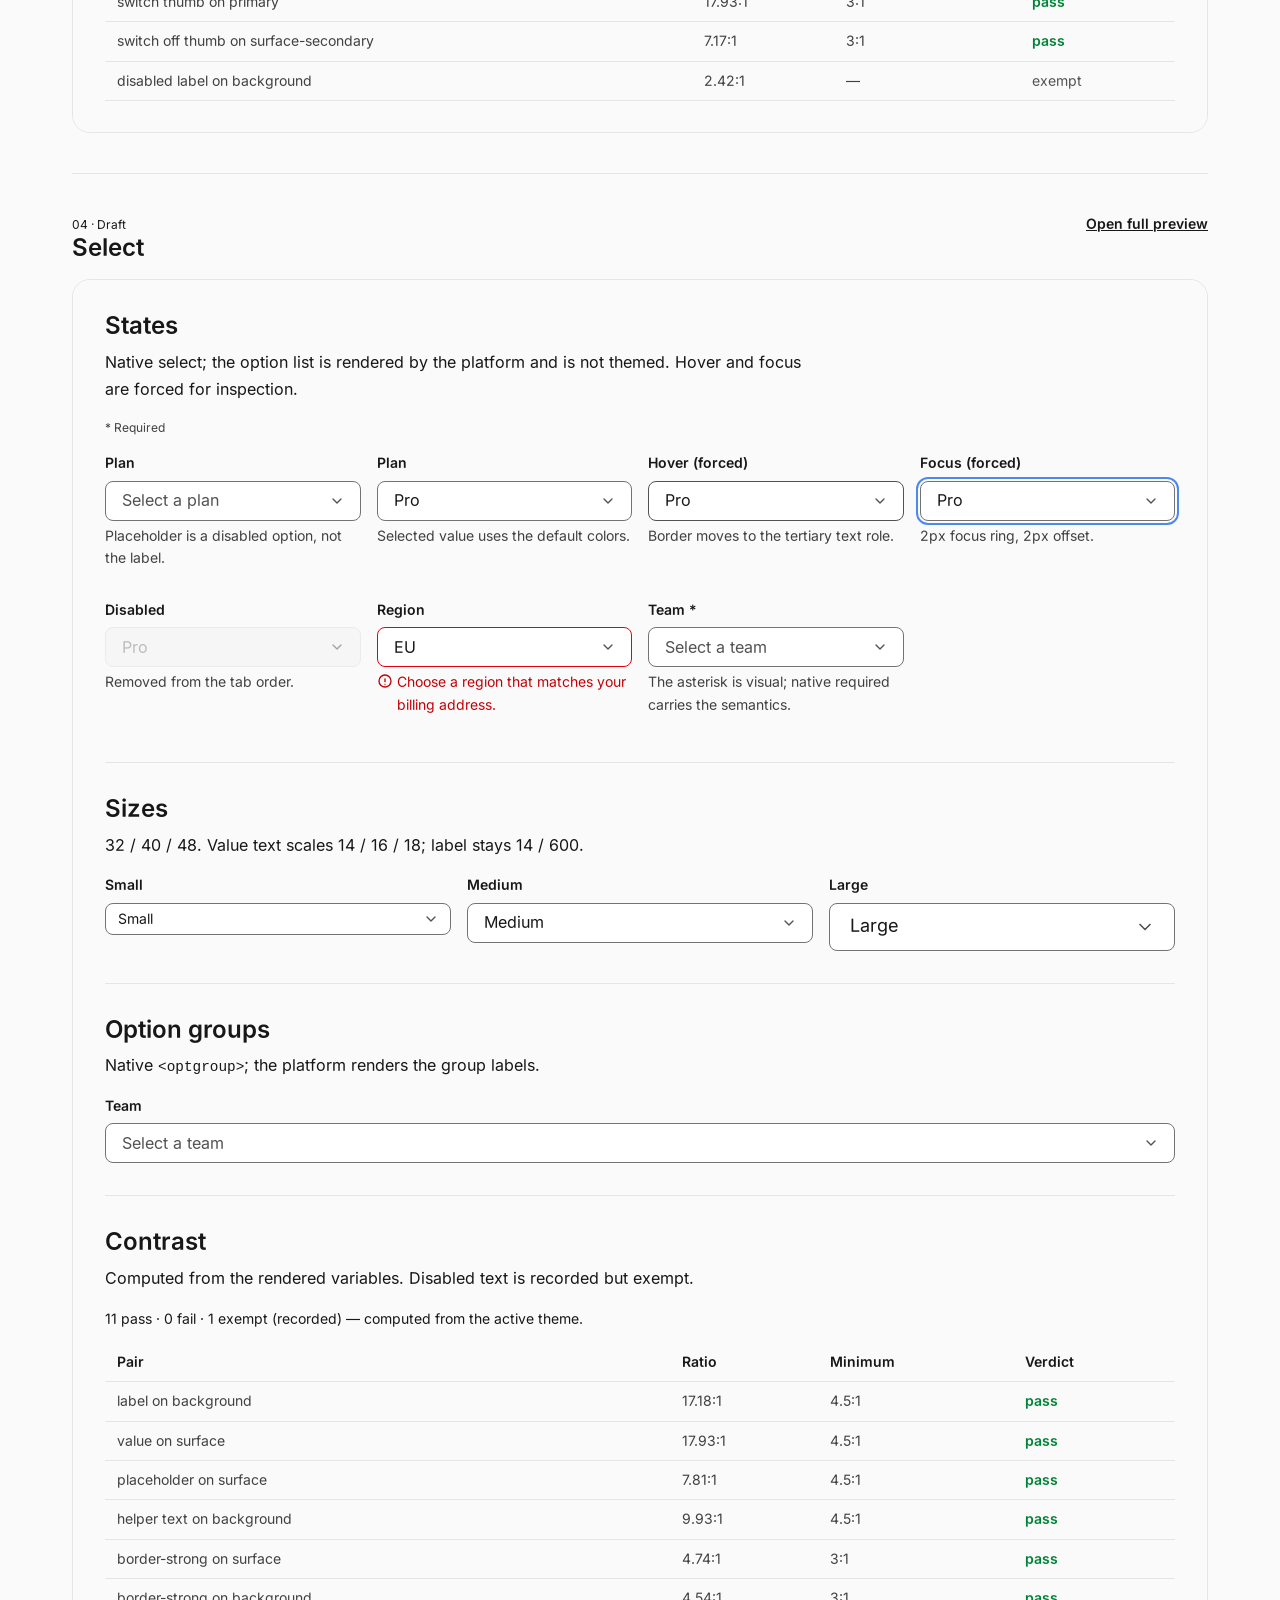
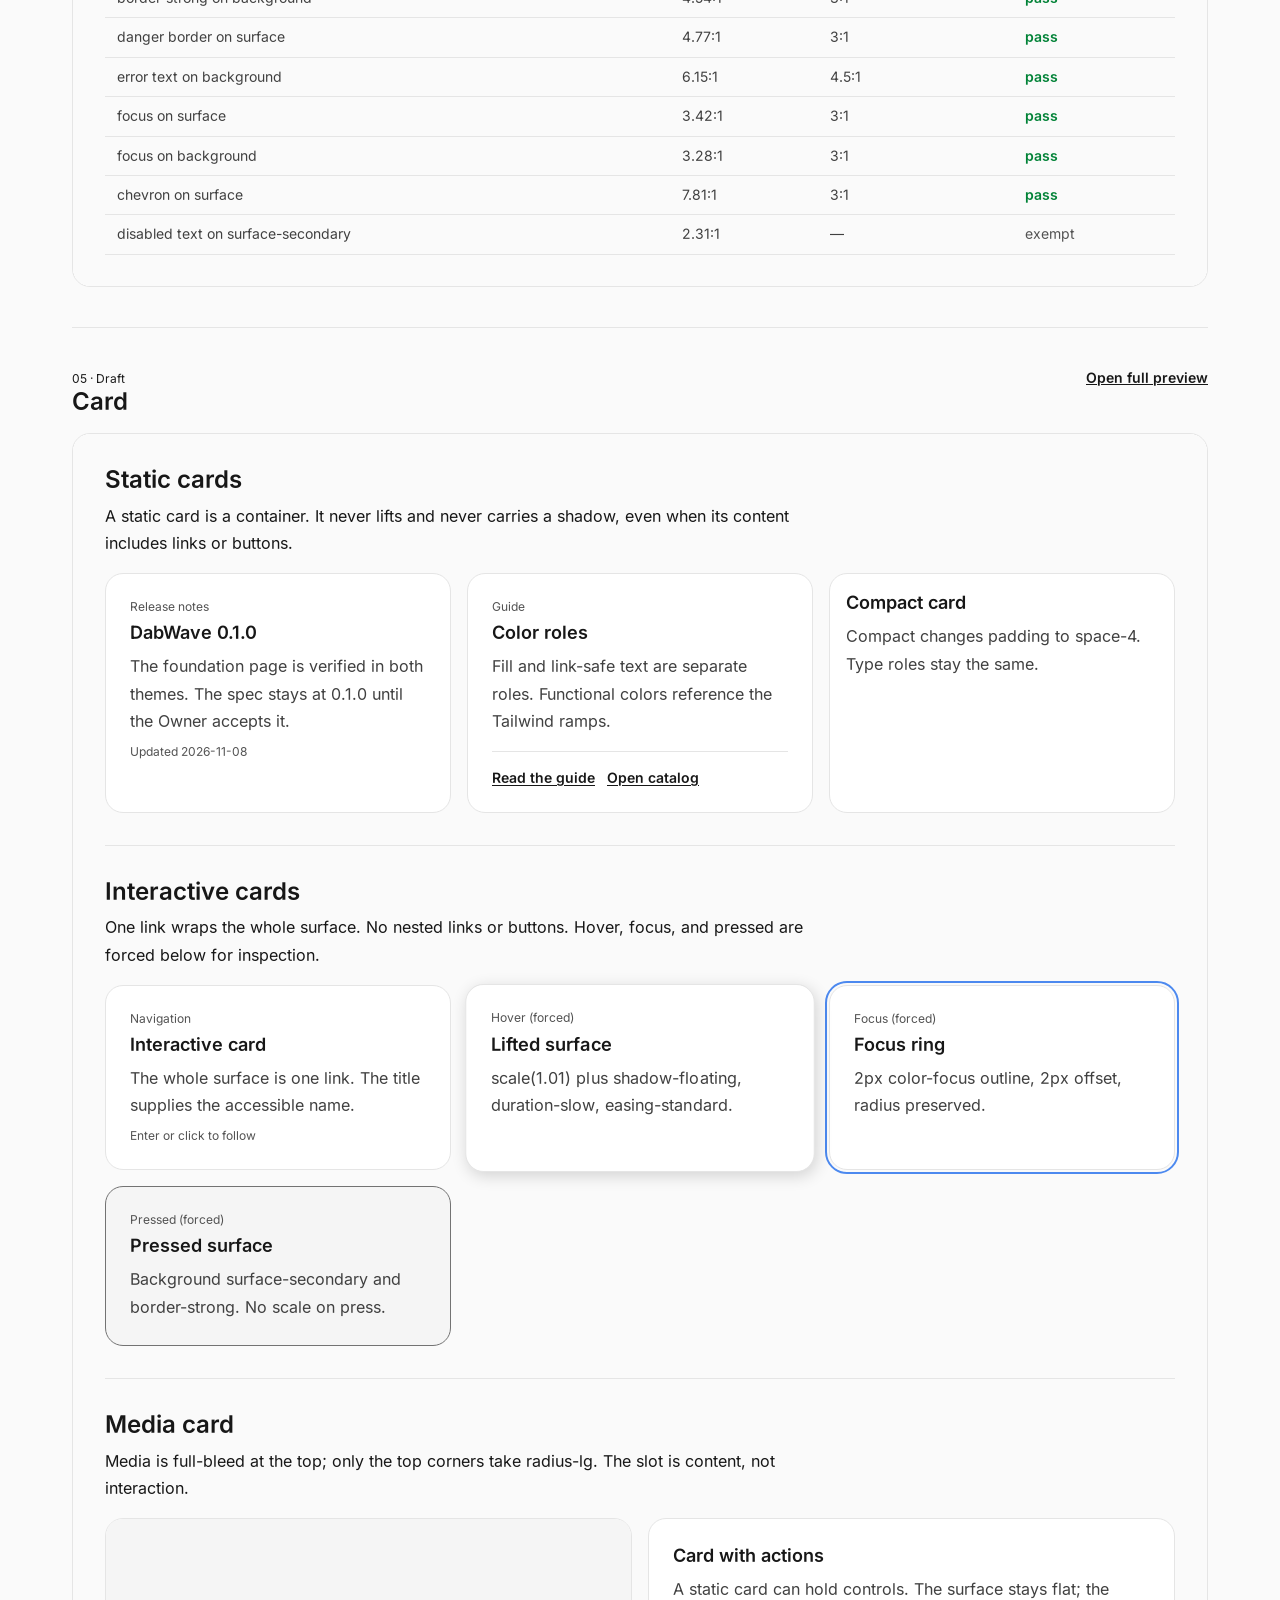
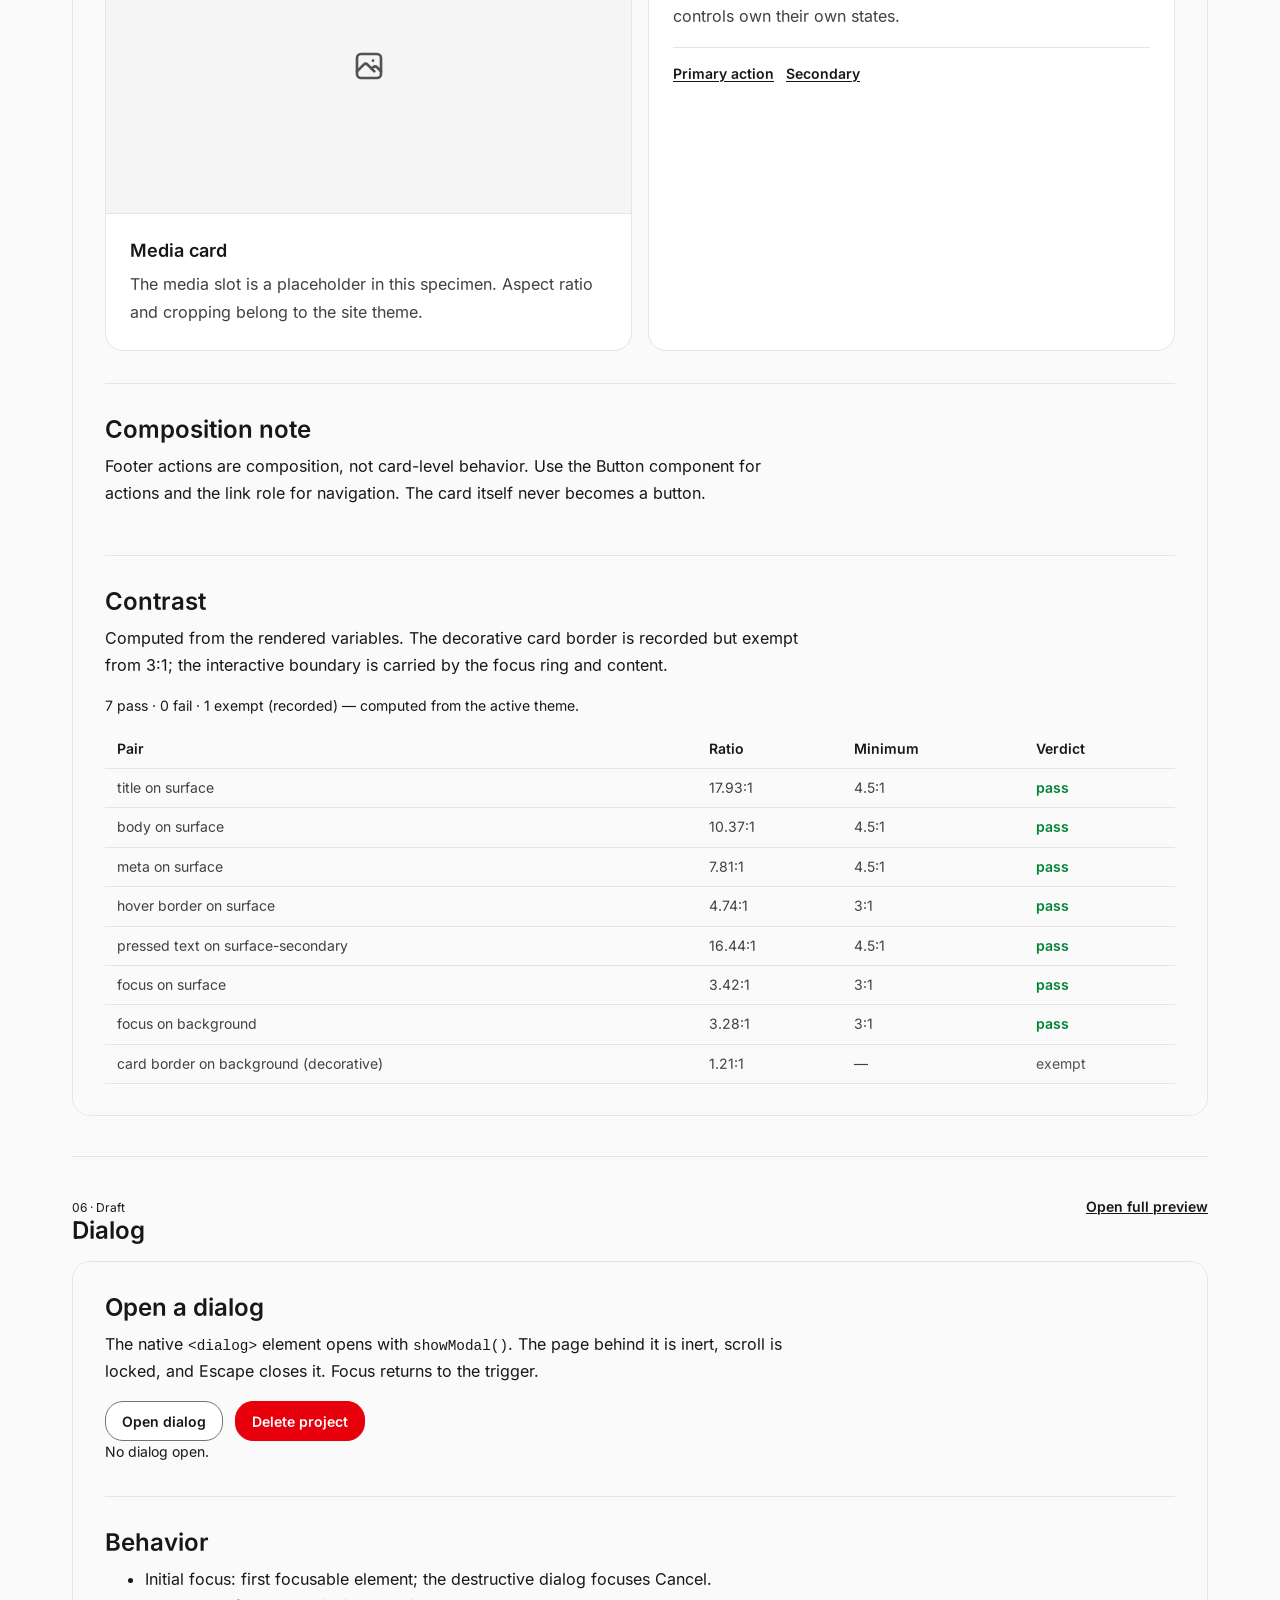
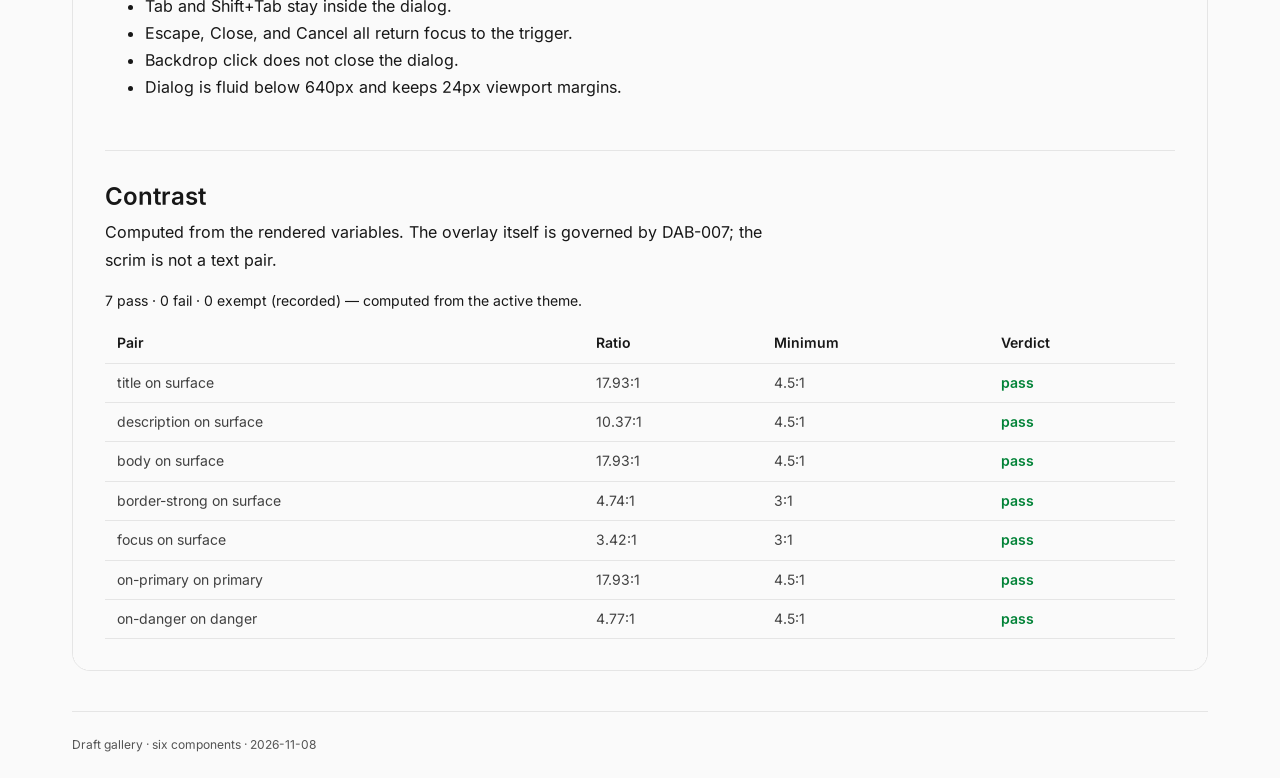
<file: components/preview/gallery.html>
<!doctype html>
<html lang="en" data-theme="light">
<head>
<meta charset="utf-8">
<meta name="viewport" content="width=device-width, initial-scale=1">
<title>Draft components — one-page gallery</title>
<link rel="stylesheet" href="../../foundation/foundation.css">
<style>
  .gallery-intro { padding-block: var(--space-8); border-bottom: var(--border-width) solid var(--color-border); }
  .gallery-intro p { max-width: 70ch; }
  .gallery-nav {
    position: sticky;
    top: 0;
    z-index: 20;
    background: var(--color-background);
    border-bottom: var(--border-width) solid var(--color-border);
  }
  .gallery-nav ul {
    display: flex;
    flex-wrap: wrap;
    gap: var(--space-2) var(--space-4);
    list-style: none;
    margin: 0;
    padding: var(--space-3) 0;
  }
  .gallery-nav a {
    color: var(--color-text-primary);
    font-size: 0.875rem;
    font-weight: 600;
    text-decoration: none;
  }
  .gallery-nav a:hover { text-decoration: underline; text-underline-offset: 2px; }
  .gallery-item { padding-block: var(--space-10); border-bottom: var(--border-width) solid var(--color-border); scroll-margin-top: var(--space-16); }
  .gallery-item__head {
    display: flex;
    flex-wrap: wrap;
    align-items: baseline;
    justify-content: space-between;
    gap: var(--space-2) var(--space-4);
    margin-bottom: var(--space-4);
  }
  .gallery-item__head h2 { margin: 0; }
  .gallery-item__head a { color: var(--color-text-primary); }
  .gallery-frame {
    display: block;
    width: 100%;
    height: 900px;
    border: var(--border-width) solid var(--color-border);
    border-radius: var(--radius-lg);
    background: var(--color-surface);
  }
  @media (prefers-reduced-motion: reduce) {
    html { scroll-behavior: auto; }
  }
</style>
</head>
<body>
<header class="masthead">
  <div class="wrap masthead__inner">
    <div>
      <p class="text-caption masthead__eyebrow">DabWave components · Draft gallery</p>
      <h1 class="text-h2">All Draft components on one page</h1>
      <p class="text-body-sm masthead__sub">Six Draft contracts embedded as live previews. Theme changes apply to every panel. Component markup and CSS are unchanged; open a full preview for isolated inspection.</p>
    </div>
    <div class="masthead__tools">
      <div class="segmented" role="group" aria-label="Theme">
        <button type="button" class="segmented__btn" data-theme-value="system" aria-pressed="true">System</button>
        <button type="button" class="segmented__btn" data-theme-value="light" aria-pressed="false">Light</button>
        <button type="button" class="segmented__btn" data-theme-value="dark" aria-pressed="false">Dark</button>
      </div>
    </div>
  </div>
</header>

<main class="wrap">
  <section class="gallery-intro">
    <p class="text-body">Pilot order from DAB-013. All six are Draft: the token contract and a preview exist; implementation, pilot, and the §9.4 Definition of Done do not.</p>
  </section>

  <nav class="gallery-nav" aria-label="Components">
    <ul>
      <li><a href="#button">1 · Button</a></li>
      <li><a href="#text-input">2 · Text input</a></li>
      <li><a href="#checkbox-radio-switch">3 · Checkbox / radio / switch</a></li>
      <li><a href="#select">4 · Select</a></li>
      <li><a href="#card">5 · Card</a></li>
      <li><a href="#dialog">6 · Dialog</a></li>
    </ul>
  </nav>

  <section class="gallery-item" id="button">
    <div class="gallery-item__head">
      <div>
        <p class="text-caption">01 · Draft</p>
        <h2 class="text-h2">Button</h2>
      </div>
      <a class="text-label" href="./button.html">Open full preview</a>
    </div>
    <iframe class="gallery-frame" src="./button.html" title="Button Draft preview" loading="eager"></iframe>
  </section>

  <section class="gallery-item" id="text-input">
    <div class="gallery-item__head">
      <div>
        <p class="text-caption">02 · Draft</p>
        <h2 class="text-h2">Text input</h2>
      </div>
      <a class="text-label" href="./text-input.html">Open full preview</a>
    </div>
    <iframe class="gallery-frame" src="./text-input.html" title="Text input Draft preview" loading="eager"></iframe>
  </section>

  <section class="gallery-item" id="checkbox-radio-switch">
    <div class="gallery-item__head">
      <div>
        <p class="text-caption">03 · Draft</p>
        <h2 class="text-h2">Checkbox / radio / switch</h2>
      </div>
      <a class="text-label" href="./checkbox-radio-switch.html">Open full preview</a>
    </div>
    <iframe class="gallery-frame" src="./checkbox-radio-switch.html" title="Checkbox, radio, and switch Draft preview" loading="eager"></iframe>
  </section>

  <section class="gallery-item" id="select">
    <div class="gallery-item__head">
      <div>
        <p class="text-caption">04 · Draft</p>
        <h2 class="text-h2">Select</h2>
      </div>
      <a class="text-label" href="./select.html">Open full preview</a>
    </div>
    <iframe class="gallery-frame" src="./select.html" title="Select Draft preview" loading="eager"></iframe>
  </section>

  <section class="gallery-item" id="card">
    <div class="gallery-item__head">
      <div>
        <p class="text-caption">05 · Draft</p>
        <h2 class="text-h2">Card</h2>
      </div>
      <a class="text-label" href="./card.html">Open full preview</a>
    </div>
    <iframe class="gallery-frame" src="./card.html" title="Card Draft preview" loading="eager"></iframe>
  </section>

  <section class="gallery-item" id="dialog">
    <div class="gallery-item__head">
      <div>
        <p class="text-caption">06 · Draft</p>
        <h2 class="text-h2">Dialog</h2>
      </div>
      <a class="text-label" href="./dialog.html">Open full preview</a>
    </div>
    <iframe class="gallery-frame" src="./dialog.html" title="Dialog Draft preview" loading="eager"></iframe>
  </section>
</main>

<footer class="site-footer">
  <div class="wrap"><p class="text-caption">Draft gallery · six components · 2026-11-08</p></div>
</footer>

<script>
(function () {
  'use strict';

  var root = document.documentElement;
  var KEY = 'dabwave-gallery-theme';
  var mq = window.matchMedia('(prefers-color-scheme: dark)');
  var frames = Array.prototype.slice.call(document.querySelectorAll('iframe.gallery-frame'));

  function stored() {
    try { return localStorage.getItem(KEY) || 'system'; } catch (e) { return 'system'; }
  }
  function resolved(pref) {
    return pref === 'system' ? (mq.matches ? 'dark' : 'light') : pref;
  }

  function syncTheme(frame, pref) {
    var doc;
    try { doc = frame.contentDocument; } catch (e) { return; }
    if (!doc) return;
    var button = doc.querySelector('[data-theme-value="' + pref + '"]');
    if (button) button.click();
  }

  function fit(frame) {
    var doc;
    try { doc = frame.contentDocument; } catch (e) { return; }
    if (!doc || !doc.body) return;
    var height = doc.body.scrollHeight;
    if (height > 0) frame.style.height = height + 'px';
  }

  function prepare(frame) {
    var doc;
    try { doc = frame.contentDocument; } catch (e) { return; }
    if (!doc || !doc.head) return;
    if (!doc.getElementById('gallery-embed-style')) {
      var style = doc.createElement('style');
      style.id = 'gallery-embed-style';
      style.textContent = '.masthead,.site-footer{display:none!important}';
      doc.head.appendChild(style);
    }
    syncTheme(frame, stored());
    setTimeout(function () { fit(frame); }, 80);
    if (doc.fonts && doc.fonts.ready) {
      doc.fonts.ready.then(function () { fit(frame); });
    }
  }

  function apply(pref) {
    root.dataset.theme = resolved(pref);
    var buttons = document.querySelectorAll('[data-theme-value]');
    for (var i = 0; i < buttons.length; i++) {
      buttons[i].setAttribute('aria-pressed', String(buttons[i].dataset.themeValue === pref));
    }
    frames.forEach(function (frame) {
      syncTheme(frame, pref);
      setTimeout(function () { fit(frame); }, 80);
    });
  }

  frames.forEach(function (frame) {
    frame.addEventListener('load', function () { prepare(frame); });
    if (frame.contentDocument && frame.contentDocument.readyState === 'complete') prepare(frame);
  });

  var buttons = document.querySelectorAll('[data-theme-value]');
  for (var i = 0; i < buttons.length; i++) {
    buttons[i].addEventListener('click', function () {
      var pref = this.dataset.themeValue;
      try { localStorage.setItem(KEY, pref); } catch (e) {}
      apply(pref);
    });
  }

  mq.addEventListener('change', function () {
    if (stored() === 'system') apply('system');
  });

  window.addEventListener('resize', function () {
    setTimeout(function () { frames.forEach(fit); }, 100);
  });

  apply(stored());
})();
</script>
</body>
</html>
</file>
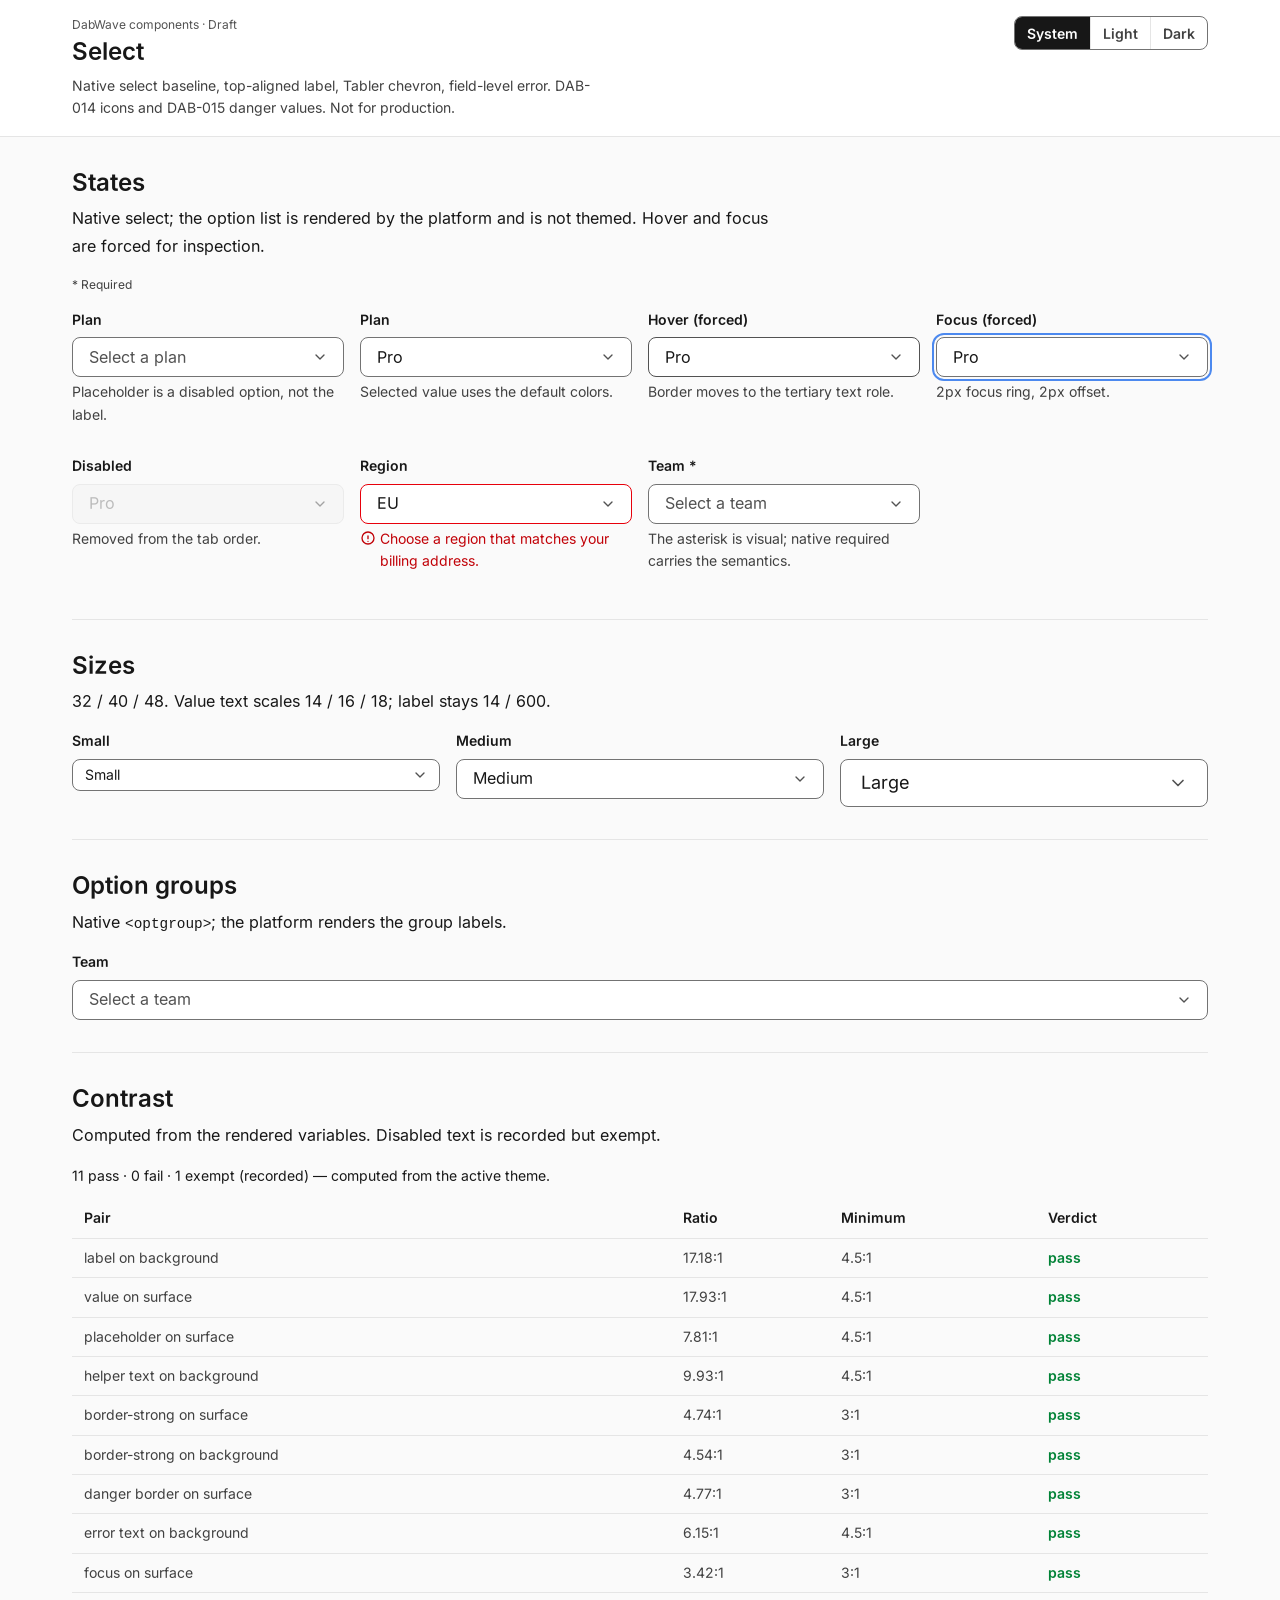
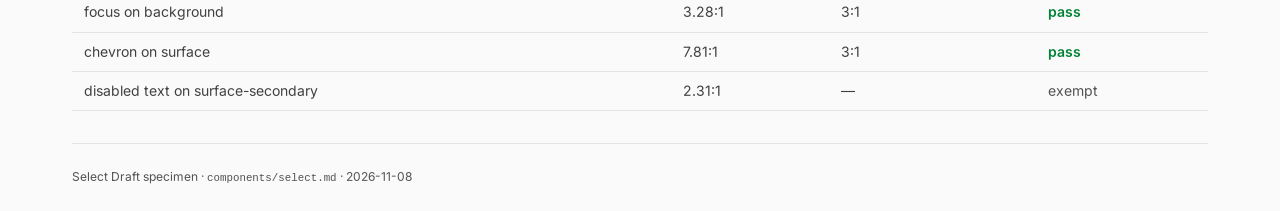
<file: components/preview/select.html>
<!doctype html>
<html lang="en" data-theme="light">
<head>
<meta charset="utf-8">
<meta name="viewport" content="width=device-width, initial-scale=1">
<title>Select — Draft specimen</title>
<link rel="stylesheet" href="../../foundation/foundation.css">
<link rel="stylesheet" href="./select-preview.css">
<script src="./select-preview.js" defer></script>
</head>
<body>
<header class="masthead">
  <div class="wrap masthead__inner">
    <div>
      <p class="text-caption masthead__eyebrow">DabWave components · Draft</p>
      <h1 class="text-h2">Select</h1>
      <p class="text-body-sm masthead__sub">Native select baseline, top-aligned label, Tabler chevron, field-level error. DAB-014 icons and DAB-015 danger values. Not for production.</p>
    </div>
    <div class="masthead__tools">
      <div class="segmented" role="group" aria-label="Theme">
        <button type="button" class="segmented__btn" data-theme-value="system" aria-pressed="true">System</button>
        <button type="button" class="segmented__btn" data-theme-value="light" aria-pressed="false">Light</button>
        <button type="button" class="segmented__btn" data-theme-value="dark" aria-pressed="false">Dark</button>
      </div>
    </div>
  </div>
</header>

<main class="wrap">
  <section class="section">
    <h2 class="text-h2">States</h2>
    <p class="text-body">Native select; the option list is rendered by the platform and is not themed. Hover and focus are forced for inspection.</p>
    <p class="text-caption legend">* Required</p>
    <div class="field-grid">
      <div class="field field--md">
        <label class="field__label" for="sel-placeholder">Plan</label>
        <div class="field__wrap">
          <select class="field__control" id="sel-placeholder">
            <option value="" disabled selected>Select a plan</option>
            <option value="starter">Starter</option>
            <option value="pro">Pro</option>
            <option value="enterprise">Enterprise</option>
          </select>
          <svg class="field__chevron" viewBox="0 0 24 24" fill="none" stroke="currentColor" stroke-width="2" stroke-linecap="round" stroke-linejoin="round" aria-hidden="true"><path d="M6 9l6 6l6 -6"/></svg>
        </div>
        <p class="field__help">Placeholder is a disabled option, not the label.</p>
      </div>

      <div class="field field--md">
        <label class="field__label" for="sel-selected">Plan</label>
        <div class="field__wrap">
          <select class="field__control" id="sel-selected">
            <option value="starter">Starter</option>
            <option value="pro" selected>Pro</option>
            <option value="enterprise">Enterprise</option>
          </select>
          <svg class="field__chevron" viewBox="0 0 24 24" fill="none" stroke="currentColor" stroke-width="2" stroke-linecap="round" stroke-linejoin="round" aria-hidden="true"><path d="M6 9l6 6l6 -6"/></svg>
        </div>
        <p class="field__help">Selected value uses the default colors.</p>
      </div>

      <div class="field field--md field--hover">
        <label class="field__label" for="sel-hover">Hover (forced)</label>
        <div class="field__wrap">
          <select class="field__control" id="sel-hover">
            <option value="pro" selected>Pro</option>
          </select>
          <svg class="field__chevron" viewBox="0 0 24 24" fill="none" stroke="currentColor" stroke-width="2" stroke-linecap="round" stroke-linejoin="round" aria-hidden="true"><path d="M6 9l6 6l6 -6"/></svg>
        </div>
        <p class="field__help">Border moves to the tertiary text role.</p>
      </div>

      <div class="field field--md field--focus">
        <label class="field__label" for="sel-focus">Focus (forced)</label>
        <div class="field__wrap">
          <select class="field__control" id="sel-focus">
            <option value="pro" selected>Pro</option>
          </select>
          <svg class="field__chevron" viewBox="0 0 24 24" fill="none" stroke="currentColor" stroke-width="2" stroke-linecap="round" stroke-linejoin="round" aria-hidden="true"><path d="M6 9l6 6l6 -6"/></svg>
        </div>
        <p class="field__help">2px focus ring, 2px offset.</p>
      </div>

      <div class="field field--md">
        <label class="field__label" for="sel-disabled">Disabled</label>
        <div class="field__wrap">
          <select class="field__control" id="sel-disabled" disabled>
            <option value="pro" selected>Pro</option>
          </select>
          <svg class="field__chevron" viewBox="0 0 24 24" fill="none" stroke="currentColor" stroke-width="2" stroke-linecap="round" stroke-linejoin="round" aria-hidden="true"><path d="M6 9l6 6l6 -6"/></svg>
        </div>
        <p class="field__help">Removed from the tab order.</p>
      </div>

      <div class="field field--md field--error">
        <label class="field__label" for="sel-error">Region</label>
        <div class="field__wrap">
          <select class="field__control" id="sel-error" aria-invalid="true" aria-describedby="sel-error-msg">
            <option value="eu" selected>EU</option>
            <option value="us">US</option>
          </select>
          <svg class="field__chevron" viewBox="0 0 24 24" fill="none" stroke="currentColor" stroke-width="2" stroke-linecap="round" stroke-linejoin="round" aria-hidden="true"><path d="M6 9l6 6l6 -6"/></svg>
        </div>
        <p class="field__error" id="sel-error-msg">
          <svg class="icon" viewBox="0 0 24 24" fill="none" stroke="currentColor" stroke-width="2" stroke-linecap="round" stroke-linejoin="round" aria-hidden="true"><path d="M12 9v4"/><path d="M12 17h.01"/><path d="M3 12a9 9 0 1 0 18 0a9 9 0 1 0 -18 0"/></svg>
          Choose a region that matches your billing address.
        </p>
      </div>

      <div class="field field--md">
        <label class="field__label" for="sel-required">Team <span class="field__required" aria-hidden="true">*</span></label>
        <div class="field__wrap">
          <select class="field__control" id="sel-required" required>
            <option value="" disabled selected>Select a team</option>
            <option value="design">Design</option>
            <option value="engineering">Engineering</option>
          </select>
          <svg class="field__chevron" viewBox="0 0 24 24" fill="none" stroke="currentColor" stroke-width="2" stroke-linecap="round" stroke-linejoin="round" aria-hidden="true"><path d="M6 9l6 6l6 -6"/></svg>
        </div>
        <p class="field__help">The asterisk is visual; native required carries the semantics.</p>
      </div>
    </div>
  </section>

  <section class="section">
    <h2 class="text-h2">Sizes</h2>
    <p class="text-body">32 / 40 / 48. Value text scales 14 / 16 / 18; label stays 14 / 600.</p>
    <div class="field-grid">
      <div class="field field--sm">
        <label class="field__label" for="sel-sm">Small</label>
        <div class="field__wrap">
          <select class="field__control" id="sel-sm"><option selected>Small</option></select>
          <svg class="field__chevron" viewBox="0 0 24 24" fill="none" stroke="currentColor" stroke-width="2" stroke-linecap="round" stroke-linejoin="round" aria-hidden="true"><path d="M6 9l6 6l6 -6"/></svg>
        </div>
      </div>
      <div class="field field--md">
        <label class="field__label" for="sel-md">Medium</label>
        <div class="field__wrap">
          <select class="field__control" id="sel-md"><option selected>Medium</option></select>
          <svg class="field__chevron" viewBox="0 0 24 24" fill="none" stroke="currentColor" stroke-width="2" stroke-linecap="round" stroke-linejoin="round" aria-hidden="true"><path d="M6 9l6 6l6 -6"/></svg>
        </div>
      </div>
      <div class="field field--lg">
        <label class="field__label" for="sel-lg">Large</label>
        <div class="field__wrap">
          <select class="field__control" id="sel-lg"><option selected>Large</option></select>
          <svg class="field__chevron" viewBox="0 0 24 24" fill="none" stroke="currentColor" stroke-width="2" stroke-linecap="round" stroke-linejoin="round" aria-hidden="true"><path d="M6 9l6 6l6 -6"/></svg>
        </div>
      </div>
    </div>
  </section>

  <section class="section">
    <h2 class="text-h2">Option groups</h2>
    <p class="text-body">Native <code>&lt;optgroup&gt;</code>; the platform renders the group labels.</p>
    <div class="field field--md">
      <label class="field__label" for="sel-groups">Team</label>
      <div class="field__wrap">
        <select class="field__control" id="sel-groups">
          <option value="" disabled selected>Select a team</option>
          <optgroup label="Design">
            <option value="product-design">Product design</option>
            <option value="brand">Brand</option>
          </optgroup>
          <optgroup label="Engineering">
            <option value="frontend">Frontend</option>
            <option value="platform">Platform</option>
          </optgroup>
        </select>
        <svg class="field__chevron" viewBox="0 0 24 24" fill="none" stroke="currentColor" stroke-width="2" stroke-linecap="round" stroke-linejoin="round" aria-hidden="true"><path d="M6 9l6 6l6 -6"/></svg>
      </div>
    </div>
  </section>

  <section class="section">
    <h2 class="text-h2">Contrast</h2>
    <p class="text-body">Computed from the rendered variables. Disabled text is recorded but exempt.</p>
    <p class="text-body-sm" id="contrast-summary" aria-live="polite">Calculating…</p>
    <div class="table-scroll">
      <table class="data-table text-body-sm">
        <thead><tr><th scope="col">Pair</th><th scope="col">Ratio</th><th scope="col">Minimum</th><th scope="col">Verdict</th></tr></thead>
        <tbody id="contrast-body"></tbody>
      </table>
    </div>
  </section>
</main>

<footer class="site-footer">
  <div class="wrap"><p class="text-caption">Select Draft specimen · <code>components/select.md</code> · 2026-11-08</p></div>
</footer>
</body>
</html>
</file>
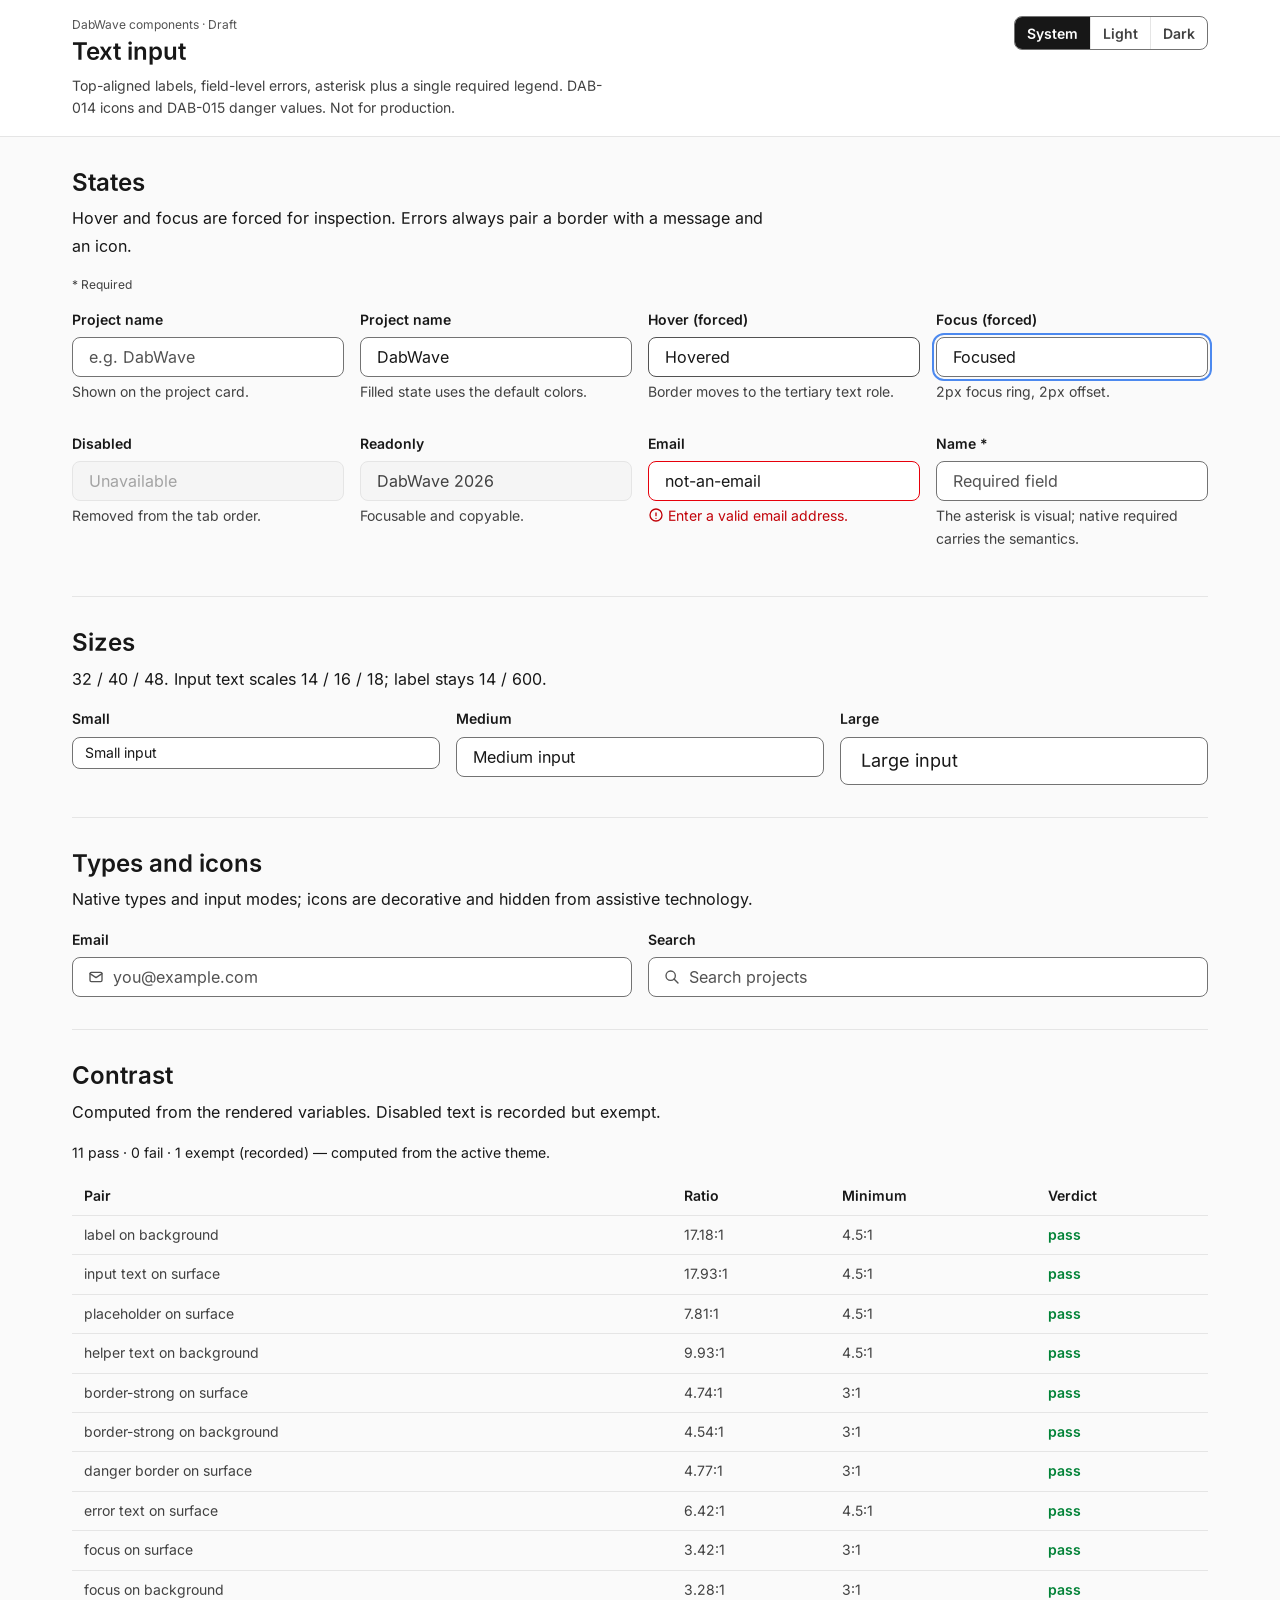
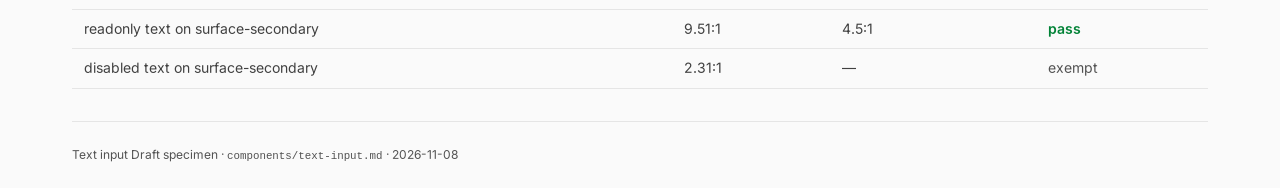
<file: components/preview/text-input.html>
<!doctype html>
<html lang="en" data-theme="light">
<head>
<meta charset="utf-8">
<meta name="viewport" content="width=device-width, initial-scale=1">
<title>Text input — Draft specimen</title>
<link rel="stylesheet" href="../../foundation/foundation.css">
<link rel="stylesheet" href="./text-input-preview.css">
<script src="./text-input-preview.js" defer></script>
</head>
<body>
<header class="masthead">
  <div class="wrap masthead__inner">
    <div>
      <p class="text-caption masthead__eyebrow">DabWave components · Draft</p>
      <h1 class="text-h2">Text input</h1>
      <p class="text-body-sm masthead__sub">Top-aligned labels, field-level errors, asterisk plus a single required legend. DAB-014 icons and DAB-015 danger values. Not for production.</p>
    </div>
    <div class="masthead__tools">
      <div class="segmented" role="group" aria-label="Theme">
        <button type="button" class="segmented__btn" data-theme-value="system" aria-pressed="true">System</button>
        <button type="button" class="segmented__btn" data-theme-value="light" aria-pressed="false">Light</button>
        <button type="button" class="segmented__btn" data-theme-value="dark" aria-pressed="false">Dark</button>
      </div>
    </div>
  </div>
</header>

<main class="wrap">
  <section class="section">
    <h2 class="text-h2">States</h2>
    <p class="text-body">Hover and focus are forced for inspection. Errors always pair a border with a message and an icon.</p>
    <p class="text-caption legend">* Required</p>
    <div class="field-grid">
      <div class="field field--md">
        <label class="field__label" for="ti-default">Project name</label>
        <input class="field__control" id="ti-default" type="text" placeholder="e.g. DabWave">
        <p class="field__help">Shown on the project card.</p>
      </div>

      <div class="field field--md">
        <label class="field__label" for="ti-filled">Project name</label>
        <input class="field__control" id="ti-filled" type="text" value="DabWave">
        <p class="field__help">Filled state uses the default colors.</p>
      </div>

      <div class="field field--md field--hover">
        <label class="field__label" for="ti-hover">Hover (forced)</label>
        <input class="field__control" id="ti-hover" type="text" value="Hovered">
        <p class="field__help">Border moves to the tertiary text role.</p>
      </div>

      <div class="field field--md field--focus">
        <label class="field__label" for="ti-focus">Focus (forced)</label>
        <input class="field__control" id="ti-focus" type="text" value="Focused">
        <p class="field__help">2px focus ring, 2px offset.</p>
      </div>

      <div class="field field--md">
        <label class="field__label" for="ti-disabled">Disabled</label>
        <input class="field__control" id="ti-disabled" type="text" value="Unavailable" disabled>
        <p class="field__help">Removed from the tab order.</p>
      </div>

      <div class="field field--md">
        <label class="field__label" for="ti-readonly">Readonly</label>
        <input class="field__control" id="ti-readonly" type="text" value="DabWave 2026" readonly>
        <p class="field__help">Focusable and copyable.</p>
      </div>

      <div class="field field--md field--error">
        <label class="field__label" for="ti-error">Email</label>
        <input class="field__control" id="ti-error" type="email" value="not-an-email" aria-invalid="true" aria-describedby="ti-error-msg">
        <p class="field__error" id="ti-error-msg">
          <svg class="icon" viewBox="0 0 24 24" fill="none" stroke="currentColor" stroke-width="2" stroke-linecap="round" stroke-linejoin="round" aria-hidden="true"><path d="M12 9v4"/><path d="M12 17h.01"/><path d="M3 12a9 9 0 1 0 18 0a9 9 0 1 0 -18 0"/></svg>
          Enter a valid email address.
        </p>
      </div>

      <div class="field field--md">
        <label class="field__label" for="ti-required">Name <span class="field__required" aria-hidden="true">*</span></label>
        <input class="field__control" id="ti-required" type="text" required placeholder="Required field">
        <p class="field__help">The asterisk is visual; native required carries the semantics.</p>
      </div>
    </div>
  </section>

  <section class="section">
    <h2 class="text-h2">Sizes</h2>
    <p class="text-body">32 / 40 / 48. Input text scales 14 / 16 / 18; label stays 14 / 600.</p>
    <div class="field-grid">
      <div class="field field--sm">
        <label class="field__label" for="ti-sm">Small</label>
        <input class="field__control" id="ti-sm" type="text" value="Small input">
      </div>
      <div class="field field--md">
        <label class="field__label" for="ti-md">Medium</label>
        <input class="field__control" id="ti-md" type="text" value="Medium input">
      </div>
      <div class="field field--lg">
        <label class="field__label" for="ti-lg">Large</label>
        <input class="field__control" id="ti-lg" type="text" value="Large input">
      </div>
    </div>
  </section>

  <section class="section">
    <h2 class="text-h2">Types and icons</h2>
    <p class="text-body">Native types and input modes; icons are decorative and hidden from assistive technology.</p>
    <div class="field-grid">
      <div class="field field--md">
        <label class="field__label" for="ti-email">Email</label>
        <div class="field__wrap">
          <svg class="field__icon field__icon--lead" viewBox="0 0 24 24" fill="none" stroke="currentColor" stroke-width="2" stroke-linecap="round" stroke-linejoin="round" aria-hidden="true"><path d="M3 7a2 2 0 0 1 2 -2h14a2 2 0 0 1 2 2v10a2 2 0 0 1 -2 2h-14a2 2 0 0 1 -2 -2v-10"/><path d="M3 7l9 6l9 -6"/></svg>
          <input class="field__control field__control--lead" id="ti-email" type="email" autocomplete="email" inputmode="email" placeholder="you@example.com">
        </div>
      </div>
      <div class="field field--md">
        <label class="field__label" for="ti-search">Search</label>
        <div class="field__wrap">
          <svg class="field__icon field__icon--lead" viewBox="0 0 24 24" fill="none" stroke="currentColor" stroke-width="2" stroke-linecap="round" stroke-linejoin="round" aria-hidden="true"><path d="M3 10a7 7 0 1 0 14 0a7 7 0 1 0 -14 0"/><path d="M21 21l-6 -6"/></svg>
          <input class="field__control field__control--lead" id="ti-search" type="search" placeholder="Search projects">
        </div>
      </div>
    </div>
  </section>

  <section class="section">
    <h2 class="text-h2">Contrast</h2>
    <p class="text-body">Computed from the rendered variables. Disabled text is recorded but exempt.</p>
    <p class="text-body-sm" id="contrast-summary" aria-live="polite">Calculating…</p>
    <div class="table-scroll">
      <table class="data-table text-body-sm">
        <thead><tr><th scope="col">Pair</th><th scope="col">Ratio</th><th scope="col">Minimum</th><th scope="col">Verdict</th></tr></thead>
        <tbody id="contrast-body"></tbody>
      </table>
    </div>
  </section>
</main>

<footer class="site-footer">
  <div class="wrap"><p class="text-caption">Text input Draft specimen · <code>components/text-input.md</code> · 2026-11-08</p></div>
</footer>
</body>
</html>
</file>
<file: palettes/preview.css>
/* Palette catalog chrome only. This is a development preview, not a token
   export and not an implementation reference; normative values live in
   core.md. Keep the page self-contained so it does not depend on archive/. */

:root {
  --preview-bg: #FAFAFA;
  --preview-surface: #FFFFFF;
  --preview-ink: #171717;
  --preview-ink-2: #404040;
  --preview-ink-3: #525252;
  --preview-border: #E5E5E5;
  --preview-pass: #008236;
  --preview-fail: #E7000B;
  --preview-space-1: 4px;
  --preview-space-2: 8px;
  --preview-space-3: 12px;
  --preview-space-4: 16px;
  --preview-space-5: 20px;
  --preview-space-6: 24px;
  --preview-space-8: 32px;
  --preview-space-10: 40px;
  --preview-space-12: 48px;
  --preview-space-16: 64px;
  --preview-radius: 8px;
  --preview-gutter: var(--preview-space-4);
}

*,
*::before,
*::after {
  box-sizing: border-box;
}

body {
  margin: 0;
  background: var(--preview-bg);
  color: var(--preview-ink);
  font-family: system-ui, -apple-system, "Segoe UI", sans-serif;
  font-size: 16px;
  line-height: 1.6;
}

h1,
h2,
h3,
h4,
p {
  margin: 0 0 var(--preview-space-2);
}

code {
  font-family: ui-monospace, SFMono-Regular, Menlo, monospace;
  font-size: 0.9em;
}

a {
  color: inherit;
}

.wrap {
  width: min(100% - 2 * var(--preview-gutter), 1200px);
  margin-inline: auto;
}

.type-caption {
  font-size: 0.75rem;
  line-height: 1.5;
  font-weight: 400;
}

.type-h2 {
  font-size: 1.5rem;
  line-height: 1.2;
  font-weight: 600;
}

.type-h3 {
  font-size: 1.25rem;
  line-height: 1.3;
  font-weight: 600;
}

.type-body {
  font-size: 1rem;
  line-height: 1.6;
  max-width: 70ch;
}

.type-body-sm {
  font-size: 0.875rem;
  line-height: 1.6;
}

.masthead {
  background: var(--preview-surface);
  border-bottom: 1px solid var(--preview-border);
  padding-block: var(--preview-space-12);
}

.masthead__eyebrow {
  margin-bottom: var(--preview-space-1);
  color: var(--preview-ink-3);
}

.masthead__sub {
  margin-top: var(--preview-space-1);
  margin-bottom: 0;
  color: var(--preview-ink-2);
  max-width: 60ch;
}

.section {
  padding-block: var(--preview-space-8);
}

.section > .type-body {
  margin-bottom: var(--preview-space-4);
}

.site-footer {
  border-top: 1px solid var(--preview-border);
  padding-block: var(--preview-space-8);
  margin-top: var(--preview-space-8);
  color: var(--preview-ink-3);
}

.data-table {
  width: 100%;
  border-collapse: collapse;
}

.data-table th,
.data-table td {
  padding: var(--preview-space-2) var(--preview-space-3);
  border-bottom: 1px solid var(--preview-border);
  text-align: left;
  vertical-align: top;
}

.data-table th {
  font-weight: 600;
  color: var(--preview-ink);
}

.data-table td {
  color: var(--preview-ink-2);
}

.table-scroll {
  overflow-x: auto;
  margin-top: var(--preview-space-3);
}

.verdict {
  font-weight: 600;
  white-space: nowrap;
}

.verdict--pass {
  color: var(--preview-pass);
}

.verdict--fail {
  color: var(--preview-fail);
}

.endpoint-row {
  display: flex;
  gap: var(--preview-space-4);
  margin-top: var(--preview-space-3);
}

.endpoint-row .swatch-cell {
  width: 96px;
}

.ramp-block {
  padding-block: var(--preview-space-5);
  border-top: 1px solid var(--preview-border);
}

.ramp-head {
  display: flex;
  flex-wrap: wrap;
  gap: var(--preview-space-2);
  align-items: baseline;
  justify-content: space-between;
  margin-bottom: var(--preview-space-3);
}

.ramp-head h3 {
  margin: 0;
}

.ramp-head span {
  color: var(--preview-ink-3);
  font-size: 0.75rem;
}

.ramp-scroll {
  overflow-x: auto;
  padding-bottom: var(--preview-space-1);
}

.ramp-row {
  display: grid;
  grid-template-columns: repeat(11, minmax(56px, 1fr));
  gap: var(--preview-space-1);
  min-width: 656px;
}

.swatch-cell {
  display: flex;
  flex-direction: column;
  gap: 2px;
}

.swatch {
  height: 52px;
  border-radius: var(--preview-radius);
  border: 1px solid var(--preview-border);
}

.swatch-cell code {
  font-size: 0.75rem;
  color: var(--preview-ink);
}

.swatch-cell span {
  font-size: 0.75rem;
  color: var(--preview-ink-3);
}

.alias-grid {
  display: grid;
  grid-template-columns: repeat(auto-fit, minmax(280px, 1fr));
  gap: var(--preview-space-4);
  margin-top: var(--preview-space-4);
}

.alias-set h4 {
  margin: 0 0 var(--preview-space-2);
  font-size: 0.875rem;
  font-weight: 600;
}

.alias-chips {
  display: flex;
  flex-wrap: wrap;
  gap: var(--preview-space-1);
}

.chip {
  display: flex;
  flex-direction: column;
  gap: 2px;
  padding: var(--preview-space-1) var(--preview-space-2);
  border-radius: var(--preview-radius);
  border: 1px solid var(--preview-border);
  font-size: 0.75rem;
  line-height: 1.3;
}

.chip code {
  font-size: 0.75rem;
}

.chip span {
  opacity: 0.85;
}

.func-block {
  padding-block: var(--preview-space-5);
  border-top: 1px solid var(--preview-border);
}

.func-block h3 {
  margin: 0 0 var(--preview-space-2);
}

.func-block .alias-set {
  margin-top: 0;
}

.func-row {
  display: grid;
  grid-template-columns: repeat(auto-fit, minmax(280px, 1fr));
  gap: var(--preview-space-4);
}

@media (min-width: 640px) {
  :root {
    --preview-gutter: var(--preview-space-6);
  }

  .masthead {
    padding-block: var(--preview-space-16);
  }
}

@media (min-width: 1024px) {
  :root {
    --preview-gutter: var(--preview-space-8);
  }
}
</file>
<file: components/preview/card-preview.css>
/* Card Draft specimen.
   Surface, border, radius, spacing, and the DAB-011 hover lift only.
   No raw colors or dimensions outside ratified tokens. */

.card-grid {
  display: grid;
  grid-template-columns: repeat(auto-fit, minmax(260px, 1fr));
  gap: var(--space-4);
  margin-top: var(--space-3);
}

.card {
  display: flex;
  flex-direction: column;
  min-width: 0;
  background: var(--color-surface);
  border: var(--border-width) solid var(--color-border);
  border-radius: var(--radius-lg);
  color: var(--color-text-primary);
  overflow: hidden;
  text-decoration: none;
}

.card__media {
  display: grid;
  place-items: center;
  aspect-ratio: 16 / 9;
  background: var(--color-surface-secondary);
  border-bottom: var(--border-width) solid var(--color-border);
  color: var(--color-text-tertiary);
}
.card__media .icon { width: 32px; height: 32px; }

/* Media card: body fills the remaining height and centers its text. */
.card--media .card__body {
  flex: 1;
  justify-content: center;
}

.card__body {
  display: flex;
  flex-direction: column;
  min-width: 0;
  padding: var(--space-6);
}

.card--compact .card__body { padding: var(--space-4); }

.card__eyebrow {
  margin: 0 0 var(--space-1);
  color: var(--color-text-tertiary);
}

.card .card__title {
  margin: 0 0 var(--space-2);
  color: var(--color-text-primary);
}

.card__text {
  margin: 0;
  color: var(--color-text-secondary);
}

.card__meta {
  margin: var(--space-2) 0 0;
  color: var(--color-text-tertiary);
}

.card__footer {
  display: flex;
  flex-wrap: wrap;
  align-items: center;
  gap: var(--space-3);
  margin-top: var(--space-4);
  padding-top: var(--space-4);
  border-top: var(--border-width) solid var(--color-border);
}

.card__link {
  color: var(--color-text-primary);
  text-decoration: underline;
  text-underline-offset: 2px;
  border-radius: var(--radius-xs);
}
.card__link:focus-visible {
  outline: 2px solid var(--color-focus);
  outline-offset: 2px;
}

/* Interactive card: one link, whole surface, no nested targets. */
.card--interactive {
  cursor: pointer;
  transition:
    transform var(--duration-slow) var(--easing-standard),
    box-shadow var(--duration-slow) var(--easing-standard),
    background-color var(--duration-fast) var(--easing-linear),
    border-color var(--duration-fast) var(--easing-linear);
}

@media (hover: hover) and (pointer: fine) {
  .card--interactive:hover,
  .card--hover {
    transform: scale(1.01);
    box-shadow: var(--shadow-floating);
  }
}

.card--interactive:active,
.card--interactive.card--pressed {
  transform: none;
  background: var(--color-surface-secondary);
  border-color: var(--color-border-strong);
}

.card--interactive:focus-visible,
.card--focus {
  outline: 2px solid var(--color-focus);
  outline-offset: 2px;
}

@media (prefers-reduced-motion: reduce) {
  .card--interactive {
    transition:
      background-color var(--duration-fast) var(--easing-linear),
      border-color var(--duration-fast) var(--easing-linear);
  }
  .card--interactive:hover,
  .card--hover {
    transform: none;
    box-shadow: var(--shadow-floating);
  }
}
</file>
<file: components/preview/checkbox-radio-switch-preview.css>
/* Preview-only primary: neutral ink mapping for a neutral site (DAB-003). */
:root {
  --color-primary: #171717;
  --color-on-primary: #FFFFFF;
}
[data-theme="dark"] {
  --color-primary: #FAFAFA;
  --color-on-primary: #171717;
}

.choice-group {
  border: 0;
  padding: 0;
  margin: 0 0 var(--space-4);
}
.choice-group__legend {
  padding: 0;
  margin-bottom: var(--space-3);
  font-size: 0.875rem;
  line-height: 1.4;
  font-weight: 600;
  color: var(--color-text-primary);
}

.choice-grid {
  display: grid;
  grid-template-columns: repeat(auto-fit, minmax(240px, 1fr));
  gap: var(--space-3);
}
.choice-grid--single { grid-template-columns: 1fr; }

.choice {
  display: flex;
  align-items: flex-start;
  gap: var(--space-2);
  min-height: 44px;
  padding-block: var(--space-1);
  cursor: pointer;
}
.choice__text {
  display: flex;
  flex-direction: column;
  gap: 2px;
  min-width: 0;
}
.choice__label {
  font-size: 1rem;
  line-height: 1.7;
  color: var(--color-text-primary);
}
.choice__desc {
  font-size: 0.875rem;
  line-height: 1.6;
  color: var(--color-text-secondary);
}
.choice__required { color: inherit; }

.choice--disabled { cursor: not-allowed; }
.choice--disabled .choice__label,
.choice--disabled .choice__desc { color: var(--color-text-disabled); }

/* Checkbox and radio */
.control {
  appearance: none;
  -webkit-appearance: none;
  flex: none;
  --control-size: 20px;
  margin: calc((27.2px - var(--control-size)) / 2) 0 0;
  width: var(--control-size);
  height: var(--control-size);
  display: grid;
  place-items: center;
  border: var(--border-width) solid var(--color-border-strong);
  border-radius: var(--radius-xs);
  background: var(--color-surface);
  color: var(--color-on-primary);
  cursor: pointer;
  transition: background-color var(--duration-fast) var(--easing-linear),
              border-color var(--duration-fast) var(--easing-linear);
}
.control[type="radio"] { border-radius: var(--radius-full); }

.control[type="checkbox"]::after {
  content: "";
  width: 70%;
  height: 70%;
  background: currentColor;
  -webkit-mask: url("data:image/svg+xml,%3Csvg%20xmlns='http://www.w3.org/2000/svg'%20viewBox='0%200%2024%2024'%20fill='none'%20stroke='white'%20stroke-width='2.5'%20stroke-linecap='round'%20stroke-linejoin='round'%3E%3Cpath%20d='M5%2012l5%205l10%20-10'/%3E%3C/svg%3E") center / contain no-repeat;
  mask: url("data:image/svg+xml,%3Csvg%20xmlns='http://www.w3.org/2000/svg'%20viewBox='0%200%2024%2024'%20fill='none'%20stroke='white'%20stroke-width='2.5'%20stroke-linecap='round'%20stroke-linejoin='round'%3E%3Cpath%20d='M5%2012l5%205l10%20-10'/%3E%3C/svg%3E") center / contain no-repeat;
  opacity: 0;
}
.control[type="checkbox"]:checked::after { opacity: 1; }

.control[type="checkbox"]:indeterminate::after {
  width: 60%;
  height: 2px;
  background: currentColor;
  -webkit-mask: none;
  mask: none;
  opacity: 1;
}

.control[type="radio"]::after {
  content: "";
  width: 50%;
  height: 50%;
  border-radius: 50%;
  background: currentColor;
  transform: scale(0);
  transition: transform var(--duration-fast) var(--easing-standard);
}
.control[type="radio"]:checked::after { transform: scale(1); }

.control:checked,
.control:indeterminate {
  background: var(--color-primary);
  border-color: var(--color-primary);
  color: var(--color-on-primary);
}

.choice:hover .control:not(:disabled):not(:checked):not(:indeterminate),
.choice--hover .control:not(:disabled):not(:checked):not(:indeterminate) {
  border-color: var(--color-text-tertiary);
}

.control:focus-visible,
.choice--focus .control {
  outline: 2px solid var(--color-focus);
  outline-offset: 2px;
}

.control:disabled {
  background: var(--color-surface-secondary);
  border-color: var(--color-border);
  color: var(--color-text-disabled);
  cursor: not-allowed;
}

/* Sizes */
.choice--sm .control { --control-size: 16px; }
.choice--md .control { --control-size: 20px; }
.choice--lg .control { --control-size: 24px; }

/* Switch */
.switch {
  appearance: none;
  -webkit-appearance: none;
  flex: none;
  margin: 0;
  position: relative;
  width: var(--switch-w, 48px);
  height: var(--switch-h, 24px);
  margin: max(0px, calc((27.2px - var(--switch-h, 24px)) / 2)) 0 0;
  border: var(--border-width) solid var(--color-border-strong);
  border-radius: var(--radius-pill);
  background: var(--color-surface-secondary);
  cursor: pointer;
  transition: background-color var(--duration-fast) var(--easing-linear),
              border-color var(--duration-fast) var(--easing-linear);
}
.switch::after {
  content: "";
  position: absolute;
  top: 50%;
  left: 1px;
  width: var(--thumb, 20px);
  height: var(--thumb, 20px);
  box-sizing: border-box;
  border: var(--border-width) solid var(--color-border);
  border-radius: 50%;
  background: var(--color-text-tertiary);
  transform: translateY(-50%);
  transition: transform var(--duration-fast) var(--easing-standard),
              background-color var(--duration-fast) var(--easing-linear);
}
.switch:checked {
  background: var(--color-primary);
  border-color: var(--color-primary);
}
.switch:checked::after {
  background: var(--color-surface);
  transform: translate(var(--travel, 24px), -50%);
}
.choice:hover .switch:not(:disabled):not(:checked),
.choice--hover .switch:not(:disabled):not(:checked) {
  border-color: var(--color-text-tertiary);
}
.switch:focus-visible,
.choice--focus .switch {
  outline: 2px solid var(--color-focus);
  outline-offset: 2px;
}
.switch:disabled {
  background: var(--color-surface-secondary);
  border-color: var(--color-border);
  cursor: not-allowed;
}
.switch:disabled::after {
  background: var(--color-text-disabled);
  border-color: var(--color-border);
}

.choice--sm .switch { --switch-w: 40px; --switch-h: 20px; --thumb: 16px; --travel: 20px; }
.choice--md .switch { --switch-w: 48px; --switch-h: 24px; --thumb: 20px; --travel: 24px; }
.choice--lg .switch { --switch-w: 56px; --switch-h: 28px; --thumb: 24px; --travel: 28px; }

/* Error */
.choice-field { margin-top: var(--space-4); }
.choice-field--error .control { border-color: var(--color-danger); }
.choice__error {
  display: flex;
  align-items: flex-start;
  gap: var(--space-1);
  margin-top: var(--space-1);
  color: var(--color-danger-strong);
  font-size: 0.875rem;
  line-height: 1.6;
}
.choice__error .icon { width: 16px; height: 16px; flex: none; margin-top: 2px; }

.size-grid {
  display: grid;
  grid-template-columns: repeat(auto-fit, minmax(260px, 1fr));
  gap: var(--space-6);
  margin-top: var(--space-3);
}
.size-grid .choice-grid { gap: var(--space-2); margin-top: var(--space-2); }
</file>
<file: components/preview/dialog-preview.css>
/* Dialog Draft specimen.
   Overlay, surface, border, radius, shadow, focus, and motion only.
   Action fills use the neutral-ink site mapping (DAB-003 option). */

:root {
  --color-primary: #171717;
  --color-primary-hover: #0A0A0A;
  --color-primary-pressed: #000000;
  --color-on-primary: #FFFFFF;
  --color-danger-hover: #C10007;
  --color-danger-pressed: #9F0712;
}

[data-theme="dark"] {
  --color-primary: #FAFAFA;
  --color-primary-hover: #FFFFFF;
  --color-primary-pressed: #E5E5E5;
  --color-on-primary: #171717;
  --color-danger-hover: #FF6467;
  --color-danger-pressed: #FFA2A2;
}

.trigger-row {
  display: flex;
  flex-wrap: wrap;
  gap: var(--space-3);
  margin-top: var(--space-3);
}

.dlg-btn {
  display: inline-flex;
  align-items: center;
  justify-content: center;
  gap: var(--space-2);
  min-width: 44px;
  height: var(--control-height-md);
  padding-inline: var(--space-4);
  border: var(--border-width) solid transparent;
  border-radius: var(--radius-lg);
  font-family: inherit;
  font-size: 0.875rem;
  line-height: 1.4;
  font-weight: 600;
  letter-spacing: 0;
  cursor: pointer;
  transition:
    background-color var(--duration-fast) var(--easing-linear),
    border-color var(--duration-fast) var(--easing-linear),
    color var(--duration-fast) var(--easing-linear);
}
.dlg-btn:focus-visible {
  outline: 2px solid var(--color-focus);
  outline-offset: 2px;
}

.dlg-btn--secondary {
  background: var(--color-surface);
  border-color: var(--color-border-strong);
  color: var(--color-text-primary);
}
.dlg-btn--secondary:hover { background: var(--color-surface-secondary); }
.dlg-btn--secondary:active { border-color: var(--color-text-primary); }

.dlg-btn--primary {
  background: var(--color-primary);
  border-color: var(--color-primary);
  color: var(--color-on-primary);
}
.dlg-btn--primary:hover {
  background: var(--color-primary-hover);
  border-color: var(--color-primary-hover);
}
.dlg-btn--primary:active {
  background: var(--color-primary-pressed);
  border-color: var(--color-primary-pressed);
}

.dlg-btn--danger {
  background: var(--color-danger);
  border-color: var(--color-danger);
  color: var(--color-on-danger);
}
.dlg-btn--danger:hover {
  background: var(--color-danger-hover);
  border-color: var(--color-danger-hover);
}
.dlg-btn--danger:active {
  background: var(--color-danger-pressed);
  border-color: var(--color-danger-pressed);
}

/* Native dialog in the top layer. */
.dialog {
  position: fixed;
  inset: 0;
  margin: auto;
  inline-size: min(calc(100vw - 2 * var(--space-6)), var(--container-sm));
  max-block-size: calc(100dvh - 2 * var(--space-6));
  padding: 0;
  border: var(--border-width) solid var(--color-border-strong);
  border-radius: var(--radius-lg);
  background: var(--color-surface);
  color: var(--color-text-primary);
  box-shadow: var(--shadow-floating);
  overflow: hidden;
}

.dialog[open] {
  display: flex;
  flex-direction: column;
  opacity: 1;
  transition: opacity var(--duration-slow) var(--easing-standard);
}

@starting-style {
  .dialog[open] { opacity: 0; }
}

.dialog::backdrop {
  background: var(--color-overlay);
  opacity: 1;
  transition: opacity var(--duration-slow) var(--easing-standard);
}

@starting-style {
  .dialog[open]::backdrop { opacity: 0; }
}

.dialog__header {
  flex: none;
  padding: var(--space-6);
  padding-inline-end: calc(var(--space-6) + 44px);
}

.dialog__title { margin: 0; }
.dialog__desc { margin: var(--space-2) 0 0; color: var(--color-text-secondary); }

.dialog__body {
  flex: 1 1 auto;
  min-height: 0;
  padding: 0 var(--space-6) var(--space-6);
  overflow: auto;
}

.dialog__footer {
  flex: none;
  display: flex;
  flex-wrap: wrap;
  justify-content: flex-end;
  gap: var(--space-3);
  padding: var(--space-4) var(--space-6);
  border-top: var(--border-width) solid var(--color-border);
}

.dialog__close {
  position: absolute;
  inset-block-start: var(--space-4);
  inset-inline-end: var(--space-4);
  display: grid;
  place-items: center;
  width: 44px;
  height: 44px;
  padding: 0;
  border: 0;
  border-radius: var(--radius-lg);
  background: transparent;
  color: var(--color-text-secondary);
  cursor: pointer;
}
.dialog__close:hover { background: var(--color-surface-secondary); }
.dialog__close:focus-visible {
  outline: 2px solid var(--color-focus);
  outline-offset: 2px;
}
.dialog__close .icon { width: 20px; height: 20px; }

@media (prefers-reduced-motion: reduce) {
  .dialog[open],
  .dialog::backdrop {
    transition-duration: var(--duration-fast);
  }
}
</file>
<file: components/preview/select-preview.css>
.legend {
  color: var(--color-text-secondary);
  margin: 0 0 var(--space-4);
}

.field-grid {
  display: grid;
  grid-template-columns: repeat(auto-fit, minmax(240px, 1fr));
  gap: var(--space-4);
  margin-top: var(--space-3);
}

.field { display: flex; flex-direction: column; min-width: 0; }

.field__label {
  font-size: 0.875rem;
  line-height: 1.4;
  font-weight: 600;
  letter-spacing: 0;
  color: var(--color-text-primary);
  margin-bottom: var(--space-2);
}
.field__required { color: inherit; }

.field__wrap { position: relative; display: flex; align-items: center; }

.field__control {
  appearance: none;
  -webkit-appearance: none;
  width: 100%;
  height: var(--control-height-md);
  padding-left: var(--space-4);
  padding-right: calc(16px + var(--space-4) + var(--space-2));
  border: var(--border-width) solid var(--color-border-strong);
  border-radius: var(--radius-sm);
  background: var(--color-surface);
  background-image: none;
  color: var(--color-text-primary);
  font-family: inherit;
  font-size: 1rem;
  line-height: 1.7;
  letter-spacing: 0;
  cursor: pointer;
  transition: border-color var(--duration-fast) var(--easing-linear),
              background-color var(--duration-fast) var(--easing-linear),
              color var(--duration-fast) var(--easing-linear);
}

/* Placeholder option: empty value selected. */
.field__control:has(option[value=""]:checked) {
  color: var(--color-text-tertiary);
}

.field__control:hover,
.field--hover .field__control {
  border-color: var(--color-text-tertiary);
}

.field--error .field__control { border-color: var(--color-danger); }

.field__control:focus-visible,
.field--focus .field__control {
  outline: 2px solid var(--color-focus);
  outline-offset: 2px;
  border-color: var(--color-border-strong);
}

.field__control:disabled {
  background: var(--color-surface-secondary);
  color: var(--color-text-disabled);
  border-color: var(--color-border);
  cursor: not-allowed;
}
.field__control:disabled + .field__chevron { color: var(--color-text-disabled); }

.field__chevron {
  position: absolute;
  right: var(--space-4);
  width: 16px;
  height: 16px;
  color: var(--color-text-tertiary);
  pointer-events: none;
}

.field__help {
  margin-top: var(--space-1);
  color: var(--color-text-secondary);
  font-size: 0.875rem;
  line-height: 1.6;
}

.field__error {
  display: flex;
  align-items: flex-start;
  gap: var(--space-1);
  margin-top: var(--space-1);
  color: var(--color-danger-strong);
  font-size: 0.875rem;
  line-height: 1.6;
}
.field__error .icon { width: 16px; height: 16px; flex: none; margin-top: 2px; }

/* Sizes */
.field--sm .field__control {
  height: var(--control-height-sm);
  padding-left: var(--space-3);
  padding-right: calc(16px + var(--space-3) + var(--space-2));
  font-size: 0.875rem;
}
.field--sm .field__chevron { right: var(--space-3); width: 16px; height: 16px; }

.field--lg .field__control {
  height: var(--control-height-lg);
  padding-left: var(--space-5);
  padding-right: calc(20px + var(--space-5) + var(--space-2));
  font-size: 1.125rem;
}
.field--lg .field__chevron { right: var(--space-5); width: 20px; height: 20px; }
</file>
<file: components/preview/text-input-preview.css>
.legend {
  color: var(--color-text-secondary);
  margin: 0 0 var(--space-4);
}

.field-grid {
  display: grid;
  grid-template-columns: repeat(auto-fit, minmax(240px, 1fr));
  gap: var(--space-4);
  margin-top: var(--space-3);
}

.field { display: flex; flex-direction: column; min-width: 0; }

.field__label {
  font-size: 0.875rem;
  line-height: 1.4;
  font-weight: 600;
  letter-spacing: 0;
  color: var(--color-text-primary);
  margin-bottom: var(--space-2);
}
.field__required { color: inherit; }

.field__wrap { position: relative; display: flex; align-items: center; }

.field__control {
  width: 100%;
  height: var(--control-height-md);
  padding-inline: var(--space-4);
  border: var(--border-width) solid var(--color-border-strong);
  border-radius: var(--radius-sm);
  background: var(--color-surface);
  color: var(--color-text-primary);
  font-family: inherit;
  font-size: 1rem;
  line-height: 1.7;
  letter-spacing: 0;
  transition: border-color var(--duration-fast) var(--easing-linear),
              background-color var(--duration-fast) var(--easing-linear),
              color var(--duration-fast) var(--easing-linear);
}
.field__control::placeholder { color: var(--color-text-tertiary); opacity: 1; }

.field__control:hover,
.field--hover .field__control {
  border-color: var(--color-text-tertiary);
}

.field--error .field__control { border-color: var(--color-danger); }

.field__control:focus-visible,
.field--focus .field__control {
  outline: 2px solid var(--color-focus);
  outline-offset: 2px;
  border-color: var(--color-border-strong);
}

.field__control:disabled {
  background: var(--color-surface-secondary);
  color: var(--color-text-disabled);
  border-color: var(--color-border);
  cursor: not-allowed;
}

.field__control[readonly] {
  background: var(--color-surface-secondary);
  color: var(--color-text-secondary);
  border-color: var(--color-border);
}

.field__help {
  margin-top: var(--space-1);
  color: var(--color-text-secondary);
  font-size: 0.875rem;
  line-height: 1.6;
}

.field__error {
  display: flex;
  align-items: flex-start;
  gap: var(--space-1);
  margin-top: var(--space-1);
  color: var(--color-danger-strong);
  font-size: 0.875rem;
  line-height: 1.6;
}
.field__error .icon { width: 16px; height: 16px; flex: none; margin-top: 2px; }

.field__icon {
  position: absolute;
  width: 16px;
  height: 16px;
  color: var(--color-text-tertiary);
  pointer-events: none;
}
.field__icon--lead { left: var(--space-4); }
.field__icon--trail { right: var(--space-4); }

.field__control--lead { padding-left: calc(var(--space-4) + 16px + var(--space-2)); }
.field__control--trail { padding-right: calc(var(--space-4) + 16px + var(--space-2)); }

.field--sm .field__control {
  height: var(--control-height-sm);
  padding-inline: var(--space-3);
  font-size: 0.875rem;
}
.field--lg .field__control {
  height: var(--control-height-lg);
  padding-inline: var(--space-5);
  font-size: 1.125rem;
}
.field--sm .field__control--lead { padding-left: calc(var(--space-3) + 16px + var(--space-2)); }
.field--lg .field__control--lead { padding-left: calc(var(--space-5) + 20px + var(--space-2)); }
.field--lg .field__icon { width: 20px; height: 20px; }
</file>
<file: components/preview/button-preview.css>
/* Preview-only values.
   Primary: neutral ink mapping for a neutral site (DAB-003 option).
   Danger hover/pressed: DAB-015 Tailwind red ramp references. */

:root {
  --color-primary: #171717;
  --color-primary-hover: #0A0A0A;
  --color-primary-pressed: #000000;
  --color-on-primary: #FFFFFF;
  --color-danger-hover: #C10007;
  --color-danger-pressed: #9F0712;
}

[data-theme="dark"] {
  --color-primary: #FAFAFA;
  --color-primary-hover: #FFFFFF;
  --color-primary-pressed: #E5E5E5;
  --color-on-primary: #171717;
  --color-danger-hover: #FF6467;
  --color-danger-pressed: #FFA2A2;
}

.button-row {
  display: flex;
  flex-wrap: wrap;
  gap: var(--space-3);
  align-items: center;
  margin-top: var(--space-4);
}
.button-row--baseline { align-items: flex-end; }
.size-cell { display: flex; flex-direction: column; gap: var(--space-2); align-items: flex-start; }
.size-cell code { color: var(--color-text-tertiary); font-size: 0.75rem; }

.btn {
  position: relative;
  display: inline-flex;
  align-items: center;
  justify-content: center;
  gap: var(--space-2);
  min-width: 44px;
  height: var(--control-height-md);
  padding-inline: var(--space-4);
  border: var(--border-width) solid transparent;
  border-radius: var(--radius-lg);
  font-family: inherit;
  font-size: 0.875rem;
  line-height: 1.4;
  font-weight: 600;
  letter-spacing: 0;
  cursor: pointer;
  transition: background-color var(--duration-fast) var(--easing-linear),
              border-color var(--duration-fast) var(--easing-linear),
              color var(--duration-fast) var(--easing-linear);
}
.btn--sm { height: var(--control-height-sm); padding-inline: var(--space-3); }
.btn--lg { height: var(--control-height-lg); padding-inline: var(--space-5); }
.btn--icon { width: var(--control-height-md); padding-inline: 0; }
.btn--icon.btn--sm { width: var(--control-height-sm); }
.btn--icon.btn--lg { width: var(--control-height-lg); }

.btn .icon { width: 16px; height: 16px; flex: none; }
.btn--lg .icon { width: 20px; height: 20px; }
.btn--icon .icon { width: 20px; height: 20px; }
.btn--icon.btn--sm .icon { width: 16px; height: 16px; }
.btn--icon.btn--lg .icon { width: 24px; height: 24px; }

.btn:focus-visible,
.btn.is-focus {
  outline: 2px solid var(--color-focus);
  outline-offset: 2px;
}

/* Variants */
.btn--primary { background: var(--color-primary); color: var(--color-on-primary); }
.btn--primary:hover, .btn--primary.is-hover { background: var(--color-primary-hover); }
.btn--primary:active, .btn--primary.is-pressed { background: var(--color-primary-pressed); }

.btn--secondary {
  background: var(--color-surface);
  color: var(--color-text-primary);
  border-color: var(--color-border-strong);
}
.btn--secondary:hover, .btn--secondary.is-hover { background: var(--color-surface-secondary); }
.btn--secondary:active, .btn--secondary.is-pressed {
  background: var(--color-surface-secondary);
  border-color: var(--color-text-primary);
}

.btn--ghost { background: transparent; color: var(--color-text-primary); }
.btn--ghost:hover, .btn--ghost.is-hover { background: var(--color-surface-secondary); }
.btn--ghost:active, .btn--ghost.is-pressed {
  background: var(--color-surface-secondary);
  border-color: var(--color-border-strong);
}

.btn--danger { background: var(--color-danger); color: var(--color-on-danger); }
.btn--danger:hover, .btn--danger.is-hover { background: var(--color-danger-hover); }
.btn--danger:active, .btn--danger.is-pressed { background: var(--color-danger-pressed); }

.btn--danger-outline {
  background: var(--color-surface);
  color: var(--color-danger-strong);
  border-color: var(--color-danger);
}
.btn--danger-outline:hover, .btn--danger-outline.is-hover { background: var(--color-danger-subtle); }
.btn--danger-outline:active, .btn--danger-outline.is-pressed {
  background: var(--color-danger-subtle);
  border-color: var(--color-danger-strong);
}

/* Disabled overrides every variant */
.btn:disabled,
.btn.is-disabled {
  background: var(--color-surface-secondary);
  color: var(--color-text-disabled);
  border-color: var(--color-border);
  cursor: not-allowed;
}

/* Loading */
.btn.is-loading { pointer-events: none; }
.btn .spinner {
  width: 16px;
  height: 16px;
  flex: none;
  animation: btn-spin 1000ms linear infinite;
}
@keyframes btn-spin { to { transform: rotate(360deg); } }

/* Coarse-pointer hit area: keeps the visual height, reaches 44px */
@media (pointer: coarse) {
  .btn--sm::after,
  .btn--md::after {
    content: "";
    position: absolute;
    inset-inline: 0;
  }
  .btn--sm::after { inset-block: -6px; }
  .btn--md::after { inset-block: -2px; }
}

/* State matrix */
.variant-block {
  padding-block: var(--space-4);
  border-top: var(--border-width) solid var(--color-border);
}
.variant-block h3 { margin: 0 0 var(--space-3); }
.state-row {
  display: grid;
  grid-template-columns: repeat(auto-fit, minmax(132px, 1fr));
  gap: var(--space-3);
}
.state-cell { display: flex; flex-direction: column; gap: var(--space-2); align-items: flex-start; }
.state-cell span { color: var(--color-text-tertiary); font-size: 0.75rem; line-height: 1.5; }

@media (prefers-reduced-motion: reduce) {
  .btn .spinner { animation: none; }
}
</file>
